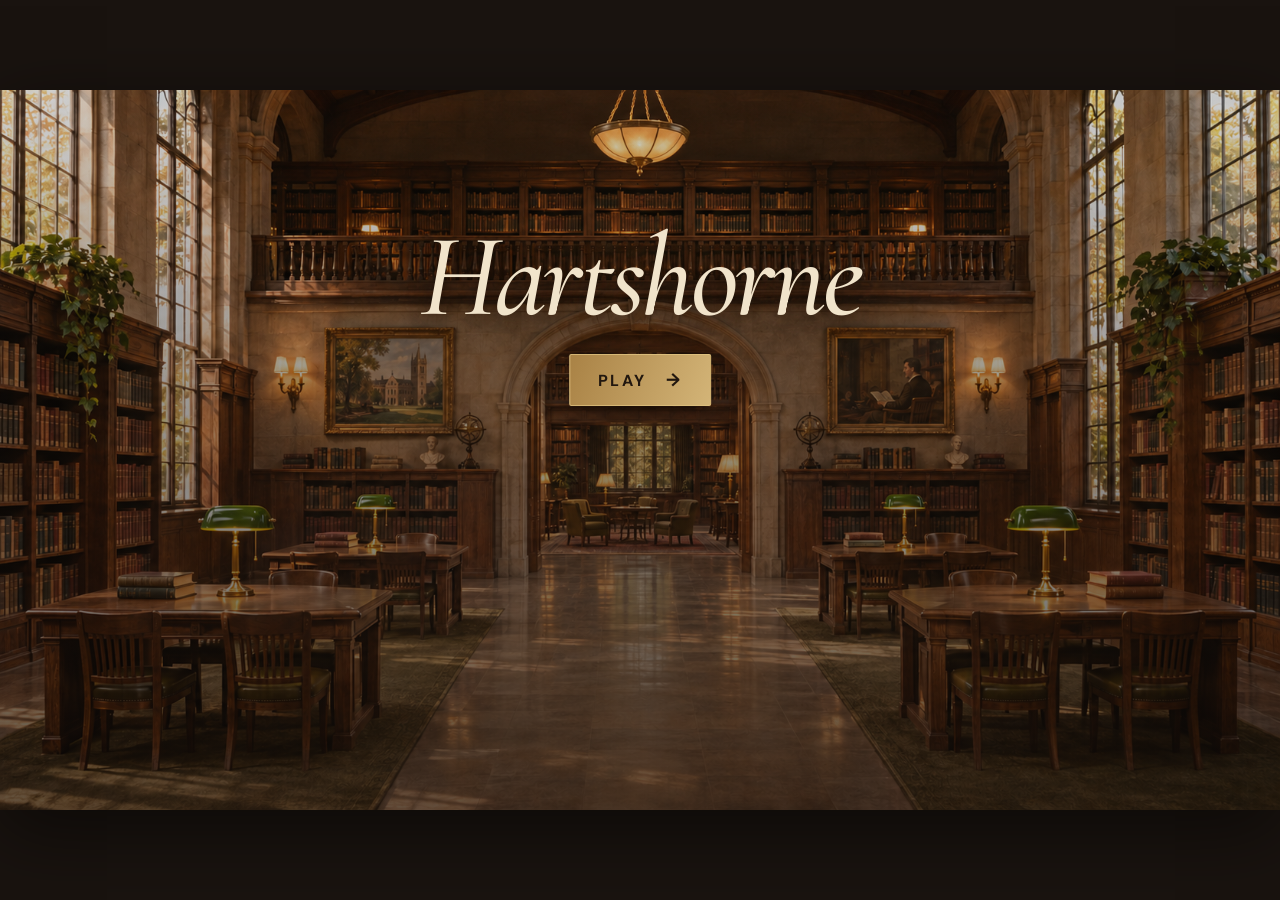
<file: site/index.html>
<!doctype html>
<html lang="en">
  <head>
    <meta charset="UTF-8" />
    <meta name="viewport" content="width=device-width, initial-scale=1.0" />
    <meta name="theme-color" content="#21170f" />
    <title>Hartshorne — A Geometric Adventure</title>
    <link rel="preconnect" href="https://fonts.googleapis.com" />
    <link rel="preconnect" href="https://fonts.gstatic.com" crossorigin />
    <link href="https://fonts.googleapis.com/css2?family=Cormorant+Garamond:ital,wght@0,500;0,600;1,500;1,600&family=DM+Sans:wght@400;500;600;700&display=swap" rel="stylesheet" />
    <link rel="stylesheet" href="src/style.css" />
  </head>
  <body>
    <main id="app" aria-live="polite"></main>
    <script type="module" src="src/main.js"></script>
  </body>
</html>
</file>
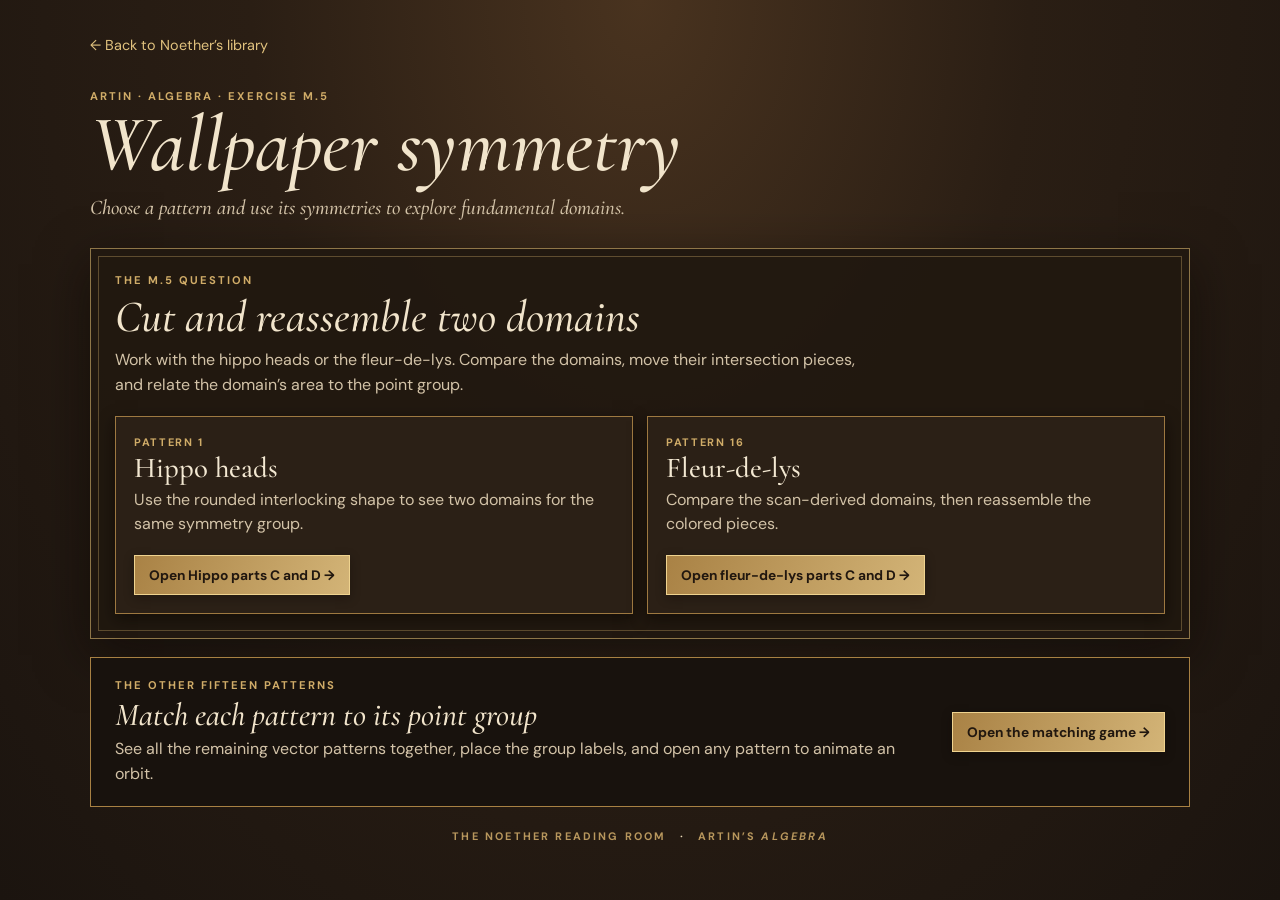
<file: site/wallpaper-lab/index.html>
<!doctype html>
<html lang="en">
<head>
  <meta charset="utf-8">
  <meta name="viewport" content="width=device-width,initial-scale=1">
  <meta name="theme-color" content="#21170f">
  <title>Artin M.5 · Wallpaper symmetry library</title>
  <link rel="preconnect" href="https://fonts.googleapis.com">
  <link rel="preconnect" href="https://fonts.gstatic.com" crossorigin>
  <link href="https://fonts.googleapis.com/css2?family=Cormorant+Garamond:ital,wght@0,500;0,600;1,500;1,600&family=DM+Sans:wght@400;500;600;700&display=swap" rel="stylesheet">
  <link rel="stylesheet" href="home.css?v=20261116a">
</head>
<body>
  <main>
    <header>
      <a href="../index.html?level=wallpaper">← Back to Noether’s library</a>
      <div class="stamp">ARTIN · ALGEBRA · EXERCISE M.5</div>
      <h1>Wallpaper symmetry</h1>
      <p class="intro">Choose a pattern and use its symmetries to explore fundamental domains.</p>
    </header>

    <section class="questions" aria-labelledby="m5-title">
      <div class="section-heading">
        <div class="eyebrow">THE M.5 QUESTION</div>
        <h2 id="m5-title">Cut and reassemble two domains</h2>
        <p>Work with the hippo heads or the fleur-de-lys. Compare the domains, move their intersection pieces, and relate the domain’s area to the point group.</p>
      </div>
      <div class="exercise-cards">
        <article class="exercise-card">
          <div class="card-number">PATTERN 1</div>
          <h3>Hippo heads</h3>
          <p>Use the rounded interlocking shape to see two domains for the same symmetry group.</p>
          <a class="gold-button" href="hippo-prototype/assignment.html?pattern=1">Open Hippo parts C and D →</a>
        </article>
        <article class="exercise-card">
          <div class="card-number">PATTERN 16</div>
          <h3>Fleur-de-lys</h3>
          <p>Compare the scan-derived domains, then reassemble the colored pieces.</p>
          <a class="gold-button" href="hippo-prototype/assignment.html?pattern=16">Open fleur-de-lys parts C and D →</a>
        </article>
      </div>
    </section>

    <section class="matching-entry">
      <div>
        <div class="eyebrow">THE OTHER FIFTEEN PATTERNS</div>
        <h2>Match each pattern to its point group</h2>
        <p>See all the remaining vector patterns together, place the group labels, and open any pattern to animate an orbit.</p>
      </div>
      <a class="gold-button" href="hippo-prototype/assignment.html">Open the matching game →</a>
    </section>
    <footer>THE NOETHER READING ROOM <span>·</span> ARTIN’S <i>ALGEBRA</i></footer>
  </main>
</body>
</html>
</file>
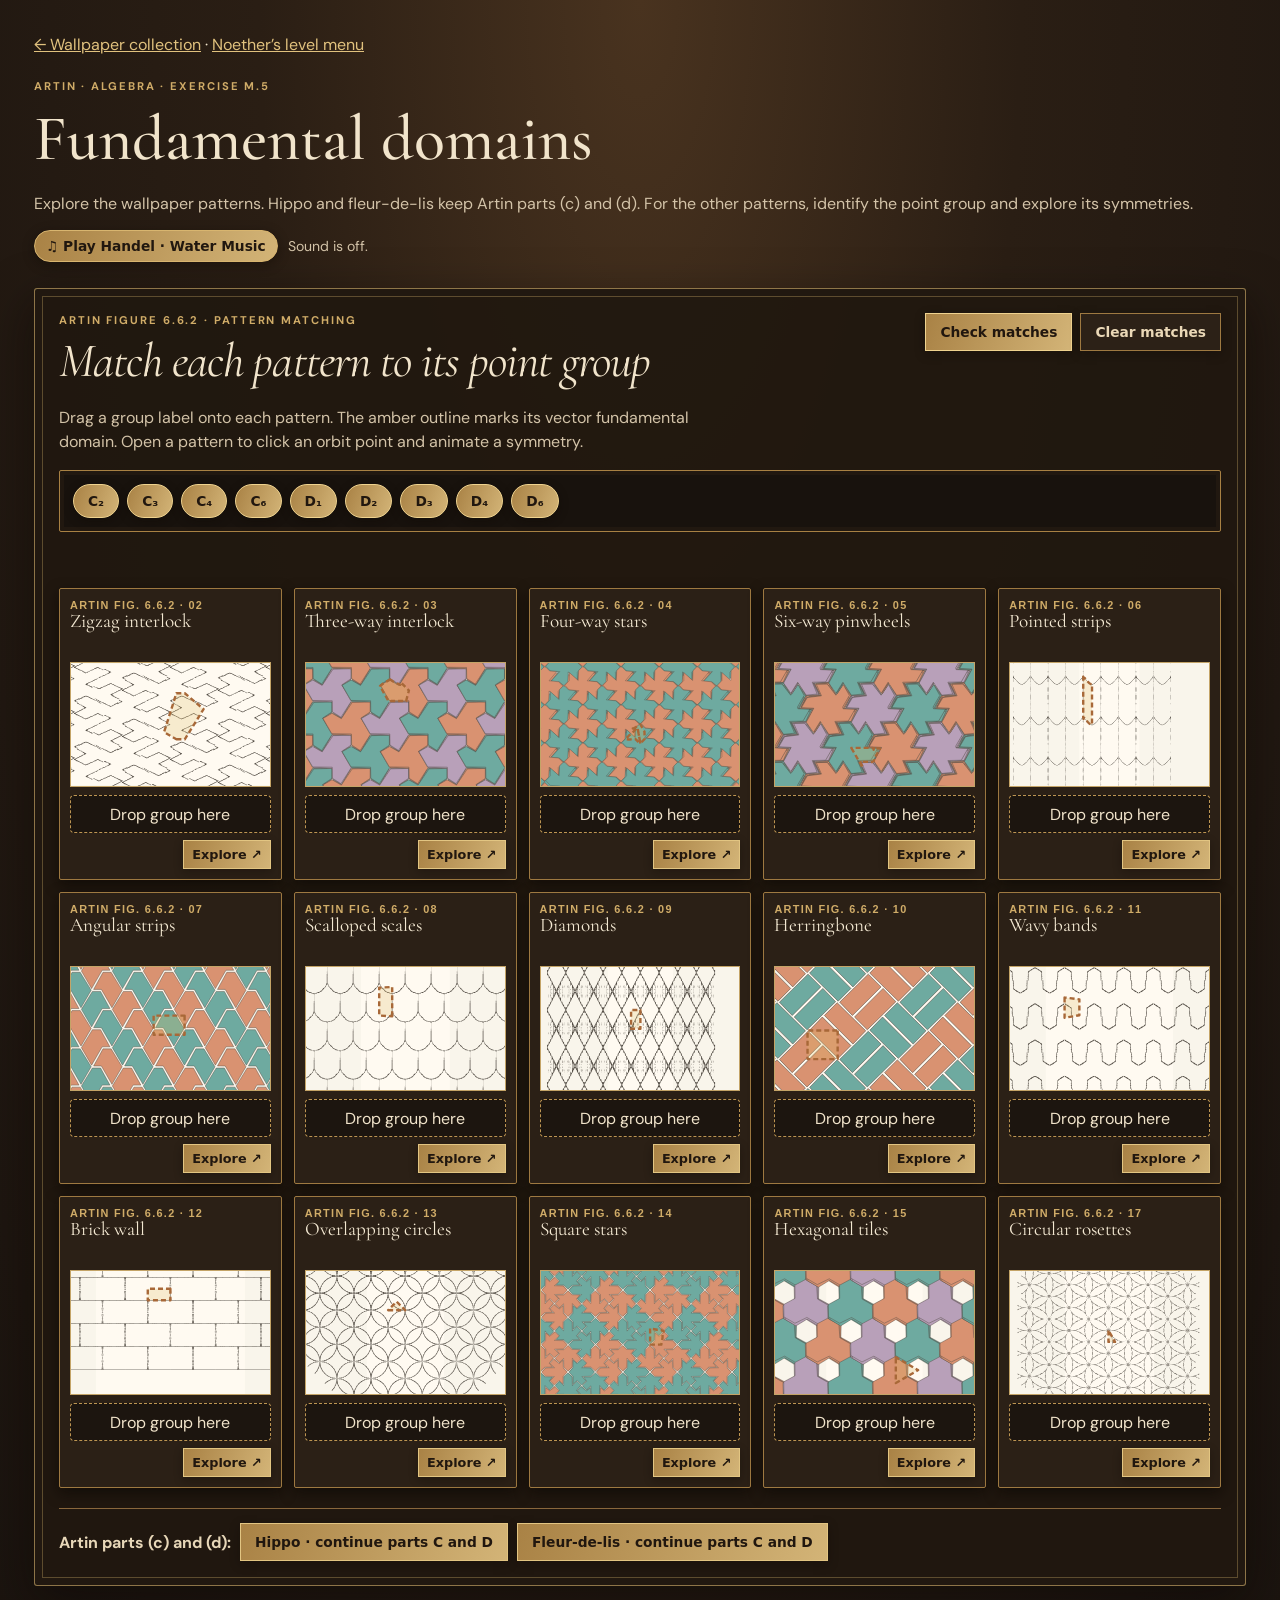
<file: site/wallpaper-lab/hippo-prototype/assignment.html>
<!doctype html><html lang="en"><head><meta charset="utf-8"><meta name="viewport" content="width=device-width,initial-scale=1"><meta name="theme-color" content="#21170f"><title>Artin M.5 · Symmetry library</title><link rel="preconnect" href="https://fonts.googleapis.com"><link rel="preconnect" href="https://fonts.gstatic.com" crossorigin><link href="https://fonts.googleapis.com/css2?family=Cormorant+Garamond:ital,wght@0,500;0,600;1,500;1,600&family=DM+Sans:wght@400;500;600;700&display=swap" rel="stylesheet"><link rel="stylesheet" href="exercise.css"><link rel="stylesheet" href="assignment.css?v=20261116o"></head><body><main>
<header><a href="../index.html">← Wallpaper collection</a> <span aria-hidden="true">·</span> <a href="../../index.html?level=wallpaper">Noether’s level menu</a><div class="stamp">ARTIN · ALGEBRA · EXERCISE M.5</div><h1>Fundamental domains</h1><p>Explore the wallpaper patterns. Hippo and fleur-de-lis keep Artin parts (c) and (d). For the other patterns, identify the point group and explore its symmetries.</p><div class="music-control"><button id="music-toggle" type="button" aria-pressed="false">♫ Play Handel · Water Music</button><span id="music-status" aria-live="polite">Sound is off.</span></div></header>
<section id="matching-board" class="matching-board" hidden><div class="board-heading"><div><div class="eyebrow">ARTIN FIGURE 6.6.2 · PATTERN MATCHING</div><h2>Match each pattern to its point group</h2><p>Drag a group label onto each pattern. The amber outline marks its vector fundamental domain. Open a pattern to click an orbit point and animate a symmetry.</p></div><div class="board-actions"><button id="check-board">Check matches</button><button id="reset-board" class="quiet-button">Clear matches</button></div></div><div class="group-tray" aria-label="Point group labels"></div><p id="board-feedback" aria-live="polite"></p><div id="pattern-board-grid" class="pattern-board-grid"></div><div class="special-exercises"><strong>Artin parts (c) and (d):</strong><button id="board-hippo">Hippo · continue parts C and D</button><button id="board-fleur">Fleur-de-lis · continue parts C and D</button></div></section>
<div class="assignment-shell"><aside><div class="card-label">SELECT A PATTERN</div><button id="back-to-board" class="quiet-button" hidden>← All pattern matches</button><div class="pattern-pick"><button id="pick-hippo" aria-pressed="true">01 · Hippo</button><button id="pick-zigzag" aria-pressed="false">02 · Zigzag interlock</button><button id="pick-strips" aria-pressed="false">06 · Pointed strips</button><button id="pick-scales" aria-pressed="false">08 · Scalloped scales</button><button id="pick-diamond" aria-pressed="false">09 · Diamonds</button><button id="pick-bands" aria-pressed="false">11 · Wavy bands</button><button id="pick-brick" aria-pressed="false">12 · Brick wall</button><button id="pick-circles" aria-pressed="false">13 · Overlapping circles</button><button id="pick-fleur" aria-pressed="false">16 · Fleur-de-lis</button></div><p id="pattern-note" class="fine"></p><nav id="stages" aria-label="Exercise stages"><button data-stage="0">a <span>Area of a tile</span></button><button data-stage="1">b <span>Two domains</span></button><button data-stage="2">c <span>Cut and reassemble</span></button><button data-stage="3">d <span>Area and point group</span></button></nav></aside>
<section class="desk"><div class="titleline"><div><div class="eyebrow" id="stage-label"></div><h2 id="stage-title"></h2></div><span class="tag" id="pattern-tag"></span></div><p id="stage-intro"></p>
<div class="figures"><div class="stage"><svg id="canvas" role="img" aria-label="Exercise diagram"></svg></div><div class="stage secondary" id="target-box" hidden><svg id="target-canvas" role="img" aria-label="Second fundamental domain"></svg></div></div>
<div id="stage-a" class="stage-panel"><p id="tile-info"></p><label><span id="area-input-label">Estimated tile area in square pixels</span> <input id="tile-answer" type="number" min="0" step="any"></label><button id="check-tile">Check area</button><button id="reveal-tile">Show calculation</button><p id="tile-feedback" aria-live="polite"></p></div>
<div id="stage-b" class="stage-panel" hidden>
<div id="domain-compare"><p>These domains tile by the same group. Can a rigid motion carry one onto the other?</p><div class="buttons"><button id="congruent-yes">Yes, congruent</button><button id="congruent-no">No, noncongruent</button></div><p id="congruence-feedback" aria-live="polite"></p><div class="buttons"><button id="download-domain">Download D as SVG</button><button id="download-other">Download D′ as SVG</button><button id="download-tiling">Download repeating tiling SVG</button></div></div>
<div id="match-mode" class="match-mode" hidden><p class="match-prompt">Which point group generates this pattern’s rotations and reflections?</p><label for="group-choice">Point group</label><select id="group-choice"><option value="">Choose a group…</option><option value="C₁">C₁ · translations only</option><option value="C₂">C₂ · half-turns</option><option value="C₃">C₃ · third-turns</option><option value="C₄">C₄ · quarter-turns</option><option value="C₆">C₆ · sixth-turns</option><option value="D₁">D₁ · one mirror direction</option><option value="D₂">D₂ · two mirror directions</option><option value="D₃">D₃ · three mirror directions</option><option value="D₄">D₄ · four mirror directions</option><option value="D₆">D₆ · six mirror directions</option></select><div class="buttons"><button id="check-group">Check group</button><button id="reveal-group">Show group</button></div><p id="match-feedback" aria-live="polite"></p></div>
<section class="orbit-panel" id="orbit-panel"><div id="build-panel"><h3>Build the tiling</h3><p>Watch group operations move copies of the domain into place. The repeating colors distinguish domains sharing an edge; reflections flatten during the transition to show the flip.</p><button id="build-tiling" aria-pressed="false">Build the tiling</button></div><h3>Explore an orbit</h3><p id="orbit-instructions">Click an orbit point to play a symmetry that carries the red point there.</p><button id="orbit-toggle" aria-pressed="false">Show orbit points</button><div id="orbit-options" hidden><label for="orbit-choice">Symmetry</label> <select id="orbit-choice"></select> <button id="orbit-play">Play chosen symmetry</button></div><p id="orbit-message" aria-live="polite"></p></section>
</div>
<div id="stage-c" class="stage-panel" hidden><p><span class="lattice-key source-key">●</span> Blue-green outlines copies of D; <span class="lattice-key target-key">●</span> dashed rust outlines copies of D′. Draw both boundaries before following the pieces into D′.</p><div id="fleur-boundary-controls" class="boundary-controls" hidden aria-label="Fleur-de-lis boundary visibility"><strong>Show boundaries</strong><label><input id="show-blue-boundaries" type="checkbox" checked> Blue · D</label><label><input id="show-red-boundaries" type="checkbox" checked> Red dashed · D′</label></div><label class="range">Draw borders, then reassemble <input id="progress" type="range" min="0" max="100" value="0"><output id="percent">0%</output></label><div class="buttons"><button id="play">Draw borders and reassemble</button><button id="reset">Reset</button><button id="overlay" aria-pressed="true">Hide both tilings</button></div><p id="caption" aria-live="polite"></p><details><summary>Why does this work in general?</summary><p>The copies gD′ cover the plane with disjoint interiors, so D ∩ gD′ divides D into pieces. Because the domains are bounded and the group is discrete, only finitely many pieces have positive area. Applying g⁻¹ sends each piece into D′; the resulting pieces cover D′ without overlapping interiors. Shared boundaries may be assigned to either piece.</p></details></div>
<div id="stage-d" class="stage-panel" hidden><p>The outlined translation cell contains the same total area as several fundamental domains. Copies of the same color differ by a translation; their partial pieces together have the area of one domain. How many whole domain areas fit in one cell? This is the point-group order.</p><label>Point-group order <input id="order-answer" type="number" min="1" step="1"></label><button id="check-order">Check</button><button id="reveal-order">Show formula</button><p id="order-feedback" aria-live="polite"></p><div class="area" id="formula" hidden></div></div>
<div class="stage-nav"><button id="previous">← Previous stage</button><span id="stage-count"></span><button id="next">Next stage →</button></div></section></div></main><script src="../patterns.js"></script><script src="exercise-data.js"></script><script src="zigzag-data.js"></script><script src="strips-data.js"></script><script src="scales-data.js"></script><script src="diamond-data.js"></script><script src="bands-data.js"></script><script src="brick-data.js"></script><script src="circles-data.js"></script><script src="fleur-data.js"></script><script src="provisional-data.js?v=20261116d"></script><script src="domain-colors.js?v=20261116d"></script><script src="../source-contours.js"></script><script src="orbits.js?v=20261116i"></script><script src="background-music.js?v=20261116b"></script><script src="assignment.js?v=20261116o"></script></body></html>
</file>
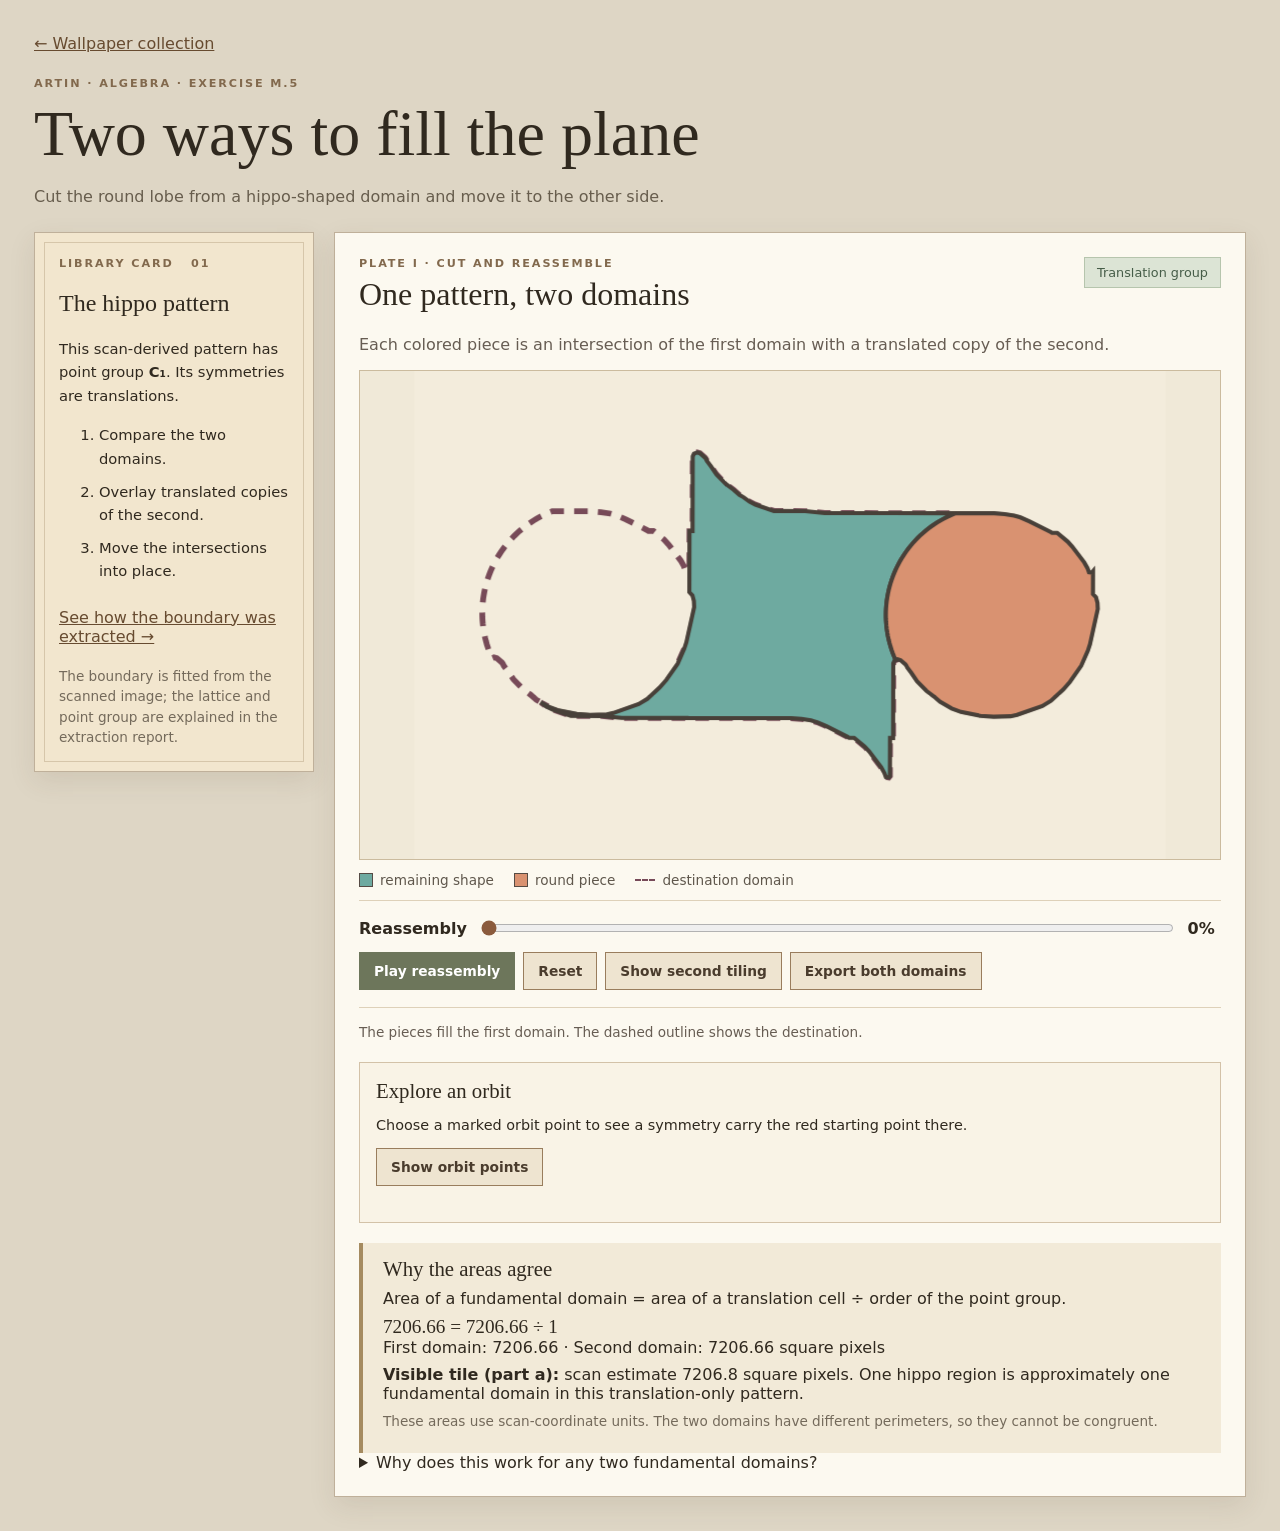
<file: site/wallpaper-lab/hippo-prototype/exercise.html>
<!doctype html><html lang="en"><head><meta charset="utf-8"><meta name="viewport" content="width=device-width, initial-scale=1"><title>Hippo domains · Symmetry library</title><link rel="stylesheet" href="exercise.css"></head><body><main>
<header><a href="../index.html">← Wallpaper collection</a><div class="stamp">ARTIN · ALGEBRA · EXERCISE M.5</div><h1>Two ways to fill the plane</h1><p>Cut the round lobe from a hippo-shaped domain and move it to the other side.</p></header>
<div class="layout"><aside><div class="card-label">LIBRARY CARD &nbsp; 01</div><h2>The hippo pattern</h2><p>This scan-derived pattern has point group <strong>C₁</strong>. Its symmetries are translations.</p><ol><li>Compare the two domains.</li><li>Overlay translated copies of the second.</li><li>Move the intersections into place.</li></ol><a href="output/report.html">See how the boundary was extracted →</a><div class="fine">The boundary is fitted from the scanned image; the lattice and point group are explained in the extraction report.</div></aside>
<section class="desk"><div class="titleline"><div><div class="eyebrow">PLATE I · CUT AND REASSEMBLE</div><h2>One pattern, two domains</h2></div><span class="tag">Translation group</span></div><p>Each colored piece is an intersection of the first domain with a translated copy of the second.</p>
<div class="stage"><svg id="canvas" role="img" aria-label="Hippo fundamental domains and pieces"></svg></div>
<div class="legend"><span><i class="swatch a"></i>remaining shape</span><span><i class="swatch b"></i>round piece</span><span><i class="dash"></i>destination domain</span></div>
<div class="controls"><label class="range">Reassembly <input id="progress" type="range" min="0" max="100" value="0"><output id="percent">0%</output></label><div class="buttons"><button id="play">Play reassembly</button><button id="reset">Reset</button><button id="overlay" aria-pressed="false">Show second tiling</button><button id="export-domains">Export both domains</button></div></div><p class="caption" id="caption" aria-live="polite">The pieces fill the first domain. The dashed outline shows the destination.</p>
<section class="orbit-panel"><h3>Explore an orbit</h3><p>Choose a marked orbit point to see a symmetry carry the red starting point there.</p><button id="orbit-toggle" aria-pressed="false">Show orbit points</button><div id="orbit-options" hidden><label for="orbit-choice">Symmetry</label> <select id="orbit-choice"></select> <button id="orbit-play">Play chosen symmetry</button></div><p id="orbit-message" class="fine" aria-live="polite"></p></section><div class="area"><h3>Why the areas agree</h3><p>Area of a fundamental domain = area of a translation cell ÷ order of the point group.</p><div id="area-values"></div><p id="tile-area"></p><p class="fine">These areas use scan-coordinate units. The two domains have different perimeters, so they cannot be congruent.</p></div>
<details class="proof"><summary>Why does this work for any two fundamental domains?</summary><p>Let D and D′ be bounded fundamental domains for the same symmetry group G. The copies gD′ cover the plane, so the intersections D ∩ gD′ cut D into pieces with disjoint interiors. Only finitely many meet D. Apply g⁻¹ to each piece: it lands inside D′, and the resulting pieces cover D′ without overlapping interiors. Shared boundaries can be assigned to either neighboring piece.</p></details>
</section></div></main><script src="exercise-data.js"></script><script src="orbits.js"></script><script src="exercise.js"></script></body></html>
</file>
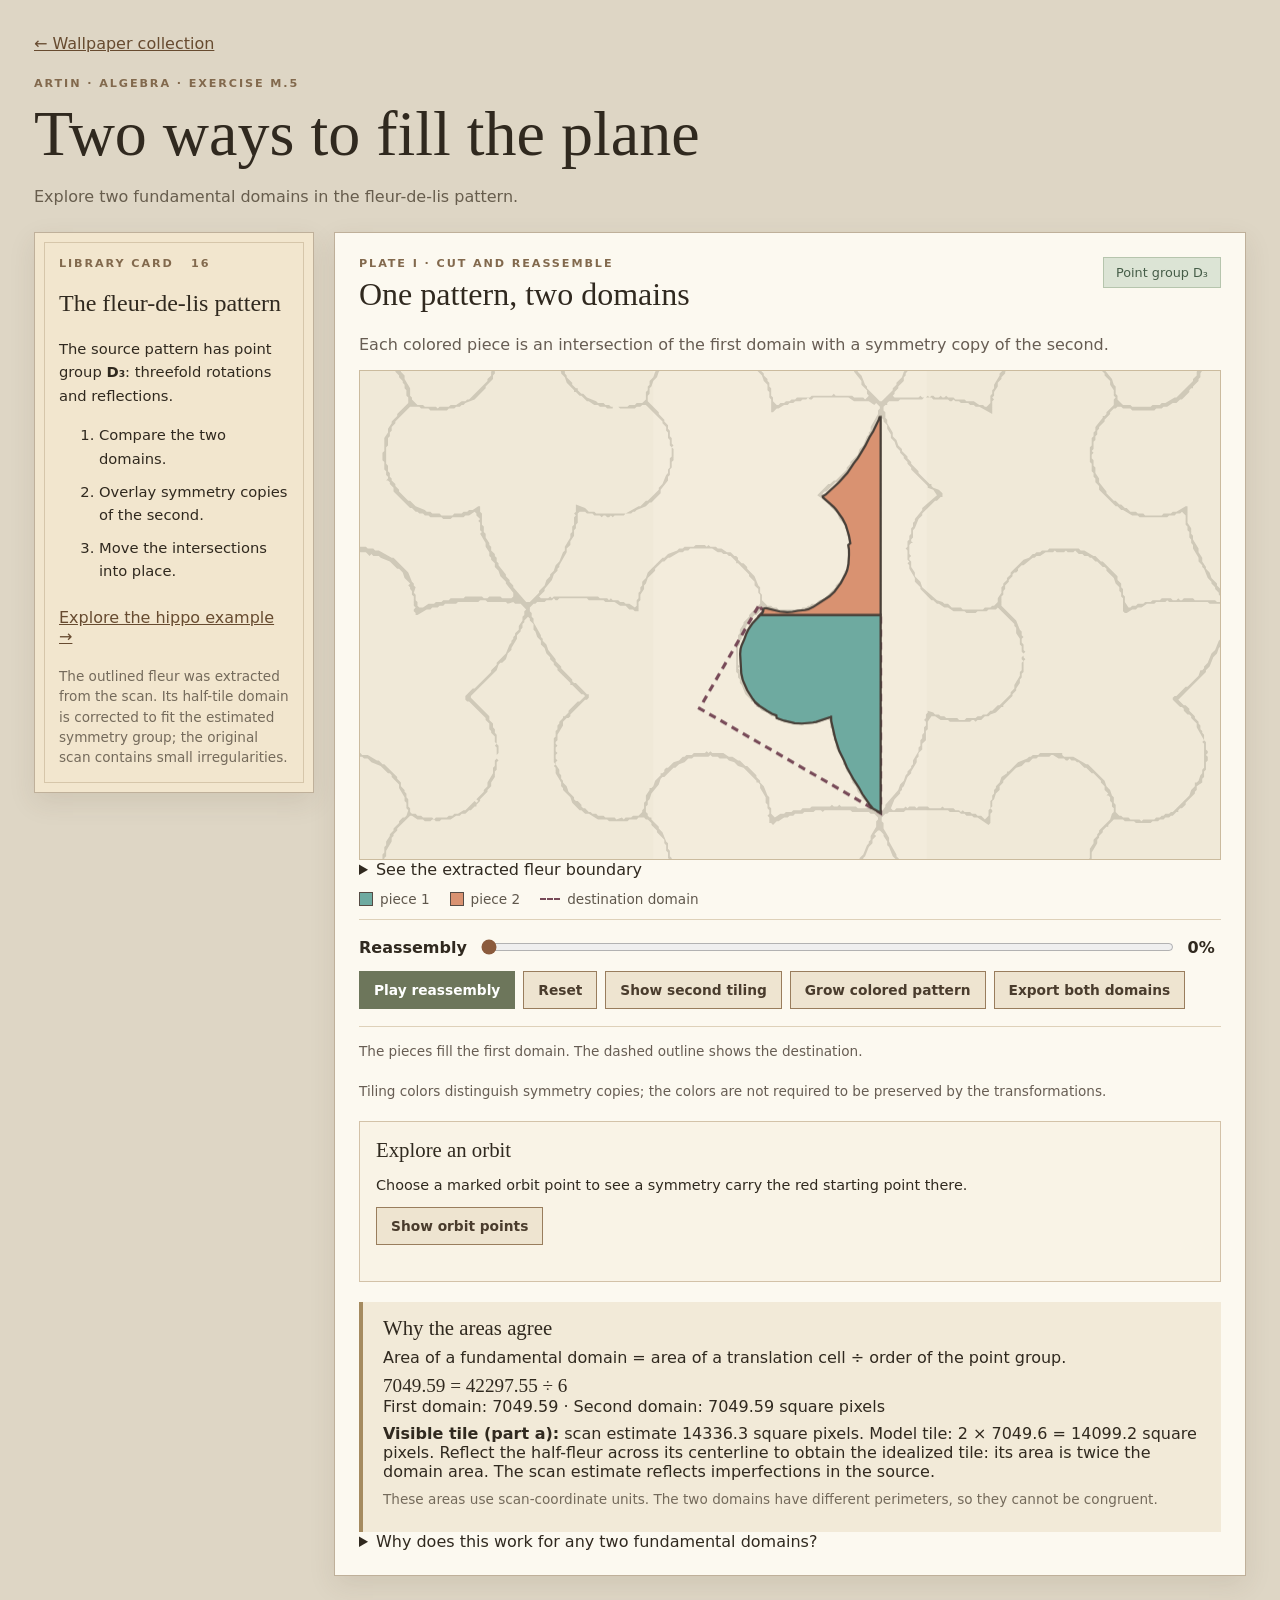
<file: site/wallpaper-lab/hippo-prototype/fleur.html>
<!doctype html><html lang="en"><head><meta charset="utf-8"><meta name="viewport" content="width=device-width, initial-scale=1"><title>Fleur-de-lis domains · Symmetry library</title><link rel="stylesheet" href="exercise.css"></head><body><main>
<header><a href="../index.html">← Wallpaper collection</a><div class="stamp">ARTIN · ALGEBRA · EXERCISE M.5</div><h1>Two ways to fill the plane</h1><p>Explore two fundamental domains in the fleur-de-lis pattern.</p></header>
<div class="layout"><aside><div class="card-label">LIBRARY CARD &nbsp; 16</div><h2>The fleur-de-lis pattern</h2><p>The source pattern has point group <strong>D₃</strong>: threefold rotations and reflections.</p><ol><li>Compare the two domains.</li><li>Overlay symmetry copies of the second.</li><li>Move the intersections into place.</li></ol><a href="exercise.html">Explore the hippo example →</a><div class="fine">The outlined fleur was extracted from the scan. Its half-tile domain is corrected to fit the estimated symmetry group; the original scan contains small irregularities.</div></aside>
<section class="desk"><div class="titleline"><div><div class="eyebrow">PLATE I · CUT AND REASSEMBLE</div><h2>One pattern, two domains</h2></div><span class="tag">Point group D₃</span></div><p>Each colored piece is an intersection of the first domain with a symmetry copy of the second.</p>
<div class="stage"><svg id="canvas" role="img" aria-label="Fleur-de-lis fundamental domains and pieces"></svg></div>
<details class="proof"><summary>See the extracted fleur boundary</summary><p>Gold: the enclosed fleur isolated by OpenCV. Teal: the corrected fundamental domain, made from one side of the fleur and adjusted for symmetry.</p><svg id="extraction" role="img" aria-label="Source fleur with extracted tile and domain outlines" viewBox="0 0 793 482" style="width:100%;height:auto;background:#fff"></svg><p id="correction" class="fine"></p><p><a href="output/fleur-extracted-tile.svg">Extracted fleur SVG</a> · <a href="output/fleur-fundamental-domain.svg">First domain SVG</a> · <a href="output/fleur-second-domain.svg">Second domain SVG</a> · <a href="output/fleur-half-tile-candidate.svg">Uncorrected candidate SVG</a></p></details>
<div class="legend"><span><i class="swatch a"></i>piece 1</span><span><i class="swatch b"></i>piece 2</span><span><i class="dash"></i>destination domain</span></div>
<div class="controls"><label class="range">Reassembly <input id="progress" type="range" min="0" max="100" value="0"><output id="percent">0%</output></label><div class="buttons"><button id="play">Play reassembly</button><button id="reset">Reset</button><button id="overlay" aria-pressed="false">Show second tiling</button><button id="domain-tiles" aria-pressed="false">Grow colored pattern</button><button id="export-domains">Export both domains</button></div></div><p class="caption" id="caption" aria-live="polite">The pieces fill the first domain. The dashed outline shows the destination.</p><p class="fine">Tiling colors distinguish symmetry copies; the colors are not required to be preserved by the transformations.</p>
<section class="orbit-panel"><h3>Explore an orbit</h3><p>Choose a marked orbit point to see a symmetry carry the red starting point there.</p><button id="orbit-toggle" aria-pressed="false">Show orbit points</button><div id="orbit-options" hidden><label for="orbit-choice">Symmetry</label> <select id="orbit-choice"></select> <button id="orbit-play">Play chosen symmetry</button></div><p id="orbit-message" class="fine" aria-live="polite"></p></section><div class="area"><h3>Why the areas agree</h3><p>Area of a fundamental domain = area of a translation cell ÷ order of the point group.</p><div id="area-values"></div><p id="tile-area"></p><p class="fine">These areas use scan-coordinate units. The two domains have different perimeters, so they cannot be congruent.</p></div>
<details class="proof"><summary>Why does this work for any two fundamental domains?</summary><p>Let D and D′ be bounded fundamental domains for the same symmetry group G. The copies gD′ cover the plane, so the intersections D ∩ gD′ cut D into pieces with disjoint interiors. Only finitely many meet D. Apply g⁻¹ to each piece: it lands inside D′, and the resulting pieces cover D′ without overlapping interiors. Shared boundaries can be assigned to either neighboring piece.</p></details>
</section></div></main><script src="../source-contours.js"></script><script src="fleur-data.js"></script><script src="orbits.js"></script><script src="exercise.js"></script></body></html>
</file>
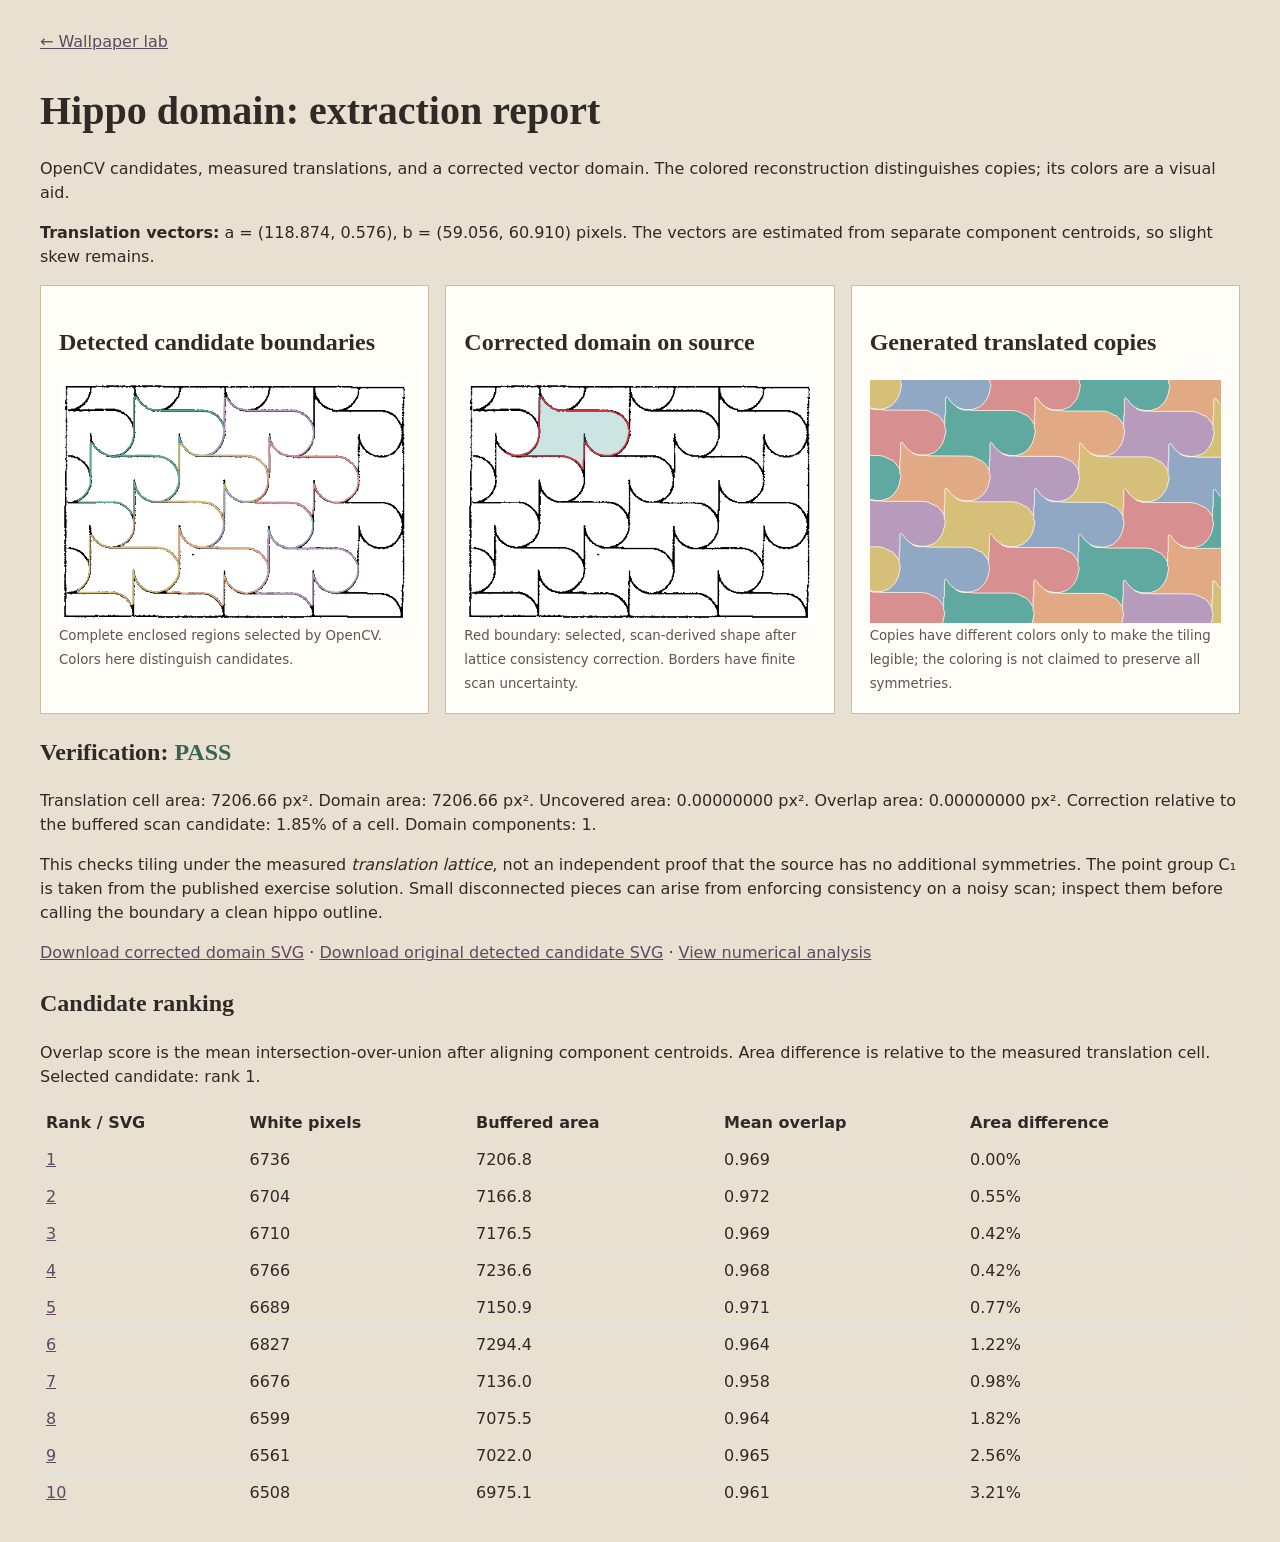
<file: site/wallpaper-lab/hippo-prototype/output/report.html>
<!doctype html><html lang="en"><meta charset="utf-8"><meta name="viewport" content="width=device-width,initial-scale=1"><title>Hippo domain extraction</title><style>
    body{margin:0;background:#e8e0d1;color:#302a27;font:16px/1.5 system-ui}main{max-width:1200px;margin:auto;padding:30px}h1,h2{font-family:Georgia,serif}h1{font-size:2.5rem;margin-bottom:0}.grid{display:grid;grid-template-columns:repeat(auto-fit,minmax(280px,1fr));gap:16px}article{background:#fffdf7;padding:18px;border:1px solid #cbbca4}svg{width:100%;height:auto;display:block;background:white}table{border-collapse:collapse;width:100%}td,th{text-align:left;border-bottom:1px solid #ddd;padding:6px}.status{color:#386451;font-weight:700}a{color:#614761}small{color:#5e554f}
    </style><main><a href="../../index.html">← Wallpaper lab</a><h1>Hippo domain: extraction report</h1><p>OpenCV candidates, measured translations, and a corrected vector domain. The colored reconstruction distinguishes copies; its colors are a visual aid.</p>
    <p><strong>Translation vectors:</strong> a = (118.874, 0.576), b = (59.056, 60.910) pixels. The vectors are estimated from separate component centroids, so slight skew remains.</p>
    <div class="grid"><article><h2>Detected candidate boundaries</h2><svg viewBox="0 0 467 323"><image href="[data-uri]" width="467" height="323"/><path d="M 99.621734565 25.737503823 L 99.498117994 70.758101929 L 99.231988397 74.677744795 L 97.299006580 82.284171487 L 95.215443512 86.791373128 L 93.515434010 89.220228916 L 89.349165319 93.525391280 L 86.486878331 96.303443737 L 83.984363562 97.960637449 L 83.678047490 98.865035163 L 83.846372854 99.746327041 L 84.564062418 100.387036568 L 94.564328505 100.506558603 L 99.269393355 100.846867765 L 104.025300818 100.517431445 L 125.037484756 100.520050597 L 132.552433528 101.125357937 L 135.342382844 101.560131150 L 137.208041650 102.091505587 L 139.929539967 103.283118703 L 146.178503173 106.439458582 L 148.675618044 108.045228268 L 150.889109058 110.038681886 L 152.870460818 112.255610738 L 154.425379122 114.759688766 L 155.646244370 117.509223666 L 156.344817828 118.069922431 L 158.248547893 118.380764623 L 159.500000000 116.861178268 L 159.598503627 75.159705935 L 160.511014838 76.906163279 L 160.683563667 78.890634283 L 160.998140780 79.798403306 L 163.720751224 86.028596298 L 166.122838848 89.169467218 L 170.345812119 93.433454147 L 173.328709864 96.057810186 L 176.773996924 98.024510587 L 179.531533523 99.072196541 L 185.230021442 100.197657990 L 189.147747320 100.474653361 L 194.118706618 100.334161911 L 196.035675886 99.933647736 L 203.476452517 97.319101553 L 206.014229368 95.792122361 L 209.669742962 92.422994641 L 211.620365804 90.198951043 L 214.941933104 85.439197013 L 216.896266987 81.011419628 L 217.514385512 79.147538079 L 219.813149010 68.754671709 L 219.731956265 66.939388646 L 217.773084112 59.467990105 L 216.802926737 56.736564062 L 215.842872013 55.045976920 L 212.299042141 50.375551303 L 210.972557081 48.916148296 L 207.927180868 46.381650230 L 201.854754684 42.927098237 L 200.062488777 42.104323440 L 197.292468985 41.185071733 L 193.459552507 40.549382821 L 139.413883402 40.488763391 L 133.672756868 39.936384314 L 124.439813346 39.868247829 L 118.982410162 37.997657874 L 117.247949604 37.141007950 L 110.294399776 31.948689797 L 107.525027387 29.117535350 L 104.159415899 24.197397573 L 102.644619533 22.888285784 L 101.801108617 22.650506462 L 100.876155212 23.033634707 L 99.621734565 25.737503823 Z" fill="none" stroke="#60a9a0" stroke-width="2"/><path d="M 99.626341815 149.738052322 L 99.672233730 151.695642718 L 100.409480619 156.464517746 L 100.490291690 160.444773314 L 100.316891157 163.398000977 L 99.653029349 167.204260213 L 99.526600198 169.170320066 L 99.527731096 174.168715117 L 99.887548939 178.969847435 L 99.533844841 184.691295351 L 99.790969620 189.452547569 L 99.433749646 196.184454342 L 98.993237767 199.050488891 L 98.038555212 202.796470962 L 96.894007727 205.526059643 L 95.397653681 208.098166604 L 92.426798925 211.994454557 L 90.410070908 214.053841614 L 87.114162782 216.152247236 L 84.077129686 218.629394400 L 83.116531817 219.017505595 L 82.688986657 219.772328746 L 82.583989982 220.768973294 L 82.830539431 221.660279140 L 83.489544329 222.385961753 L 129.587526021 222.492718693 L 132.557614619 222.600132210 L 134.463209917 222.884689742 L 139.099674337 224.148380068 L 144.547322355 226.455532924 L 146.259252720 227.412244863 L 150.068617507 230.567863438 L 153.676149938 235.179672408 L 156.280886844 238.127512184 L 158.216041763 238.416629610 L 159.500000000 236.907586963 L 159.595003408 196.154030958 L 160.503025014 197.901687541 L 160.639096045 199.880600143 L 162.200888472 204.452842185 L 163.045111881 206.235049710 L 164.100639612 207.905149644 L 167.076386060 211.815159848 L 169.691571282 214.771070170 L 172.708697511 217.279488256 L 176.028718991 219.190594466 L 185.313836655 222.021560779 L 187.244178518 222.365795920 L 191.213611645 222.414359660 L 194.114224694 221.922404109 L 200.602222401 219.853922101 L 205.711871097 217.277989160 L 208.816307859 214.817636704 L 211.677966989 212.063453199 L 213.352811695 209.621022442 L 217.254087437 202.808533164 L 218.352864136 199.157292804 L 218.928520426 195.408195211 L 219.012427936 193.579926812 L 218.930554070 190.873108848 L 218.354157313 186.159278396 L 217.594719614 183.348718607 L 214.759681741 177.134585357 L 212.677034533 173.903149498 L 210.716535088 171.692506008 L 206.423777752 167.518399376 L 204.883616357 166.353061555 L 203.193000152 165.477624200 L 199.607568328 164.009611860 L 195.875281592 163.023904962 L 188.255385987 161.705883266 L 186.300942969 161.542204418 L 128.186808640 161.499521767 L 124.223304597 161.361469926 L 122.329121177 160.997154756 L 117.671685512 159.541280988 L 115.930227280 158.694414282 L 111.748700132 156.167698907 L 109.546734399 154.200525895 L 102.768089640 146.826231535 L 101.890088794 146.821650526 L 100.931081471 147.112562217 L 100.398710440 147.901653335 L 99.626341815 149.738052322 Z" fill="none" stroke="#e2aa84" stroke-width="2"/><path d="M 219.873764194 41.932890392 L 219.522720450 49.712778913 L 219.509768050 66.726239052 L 219.686351280 71.524664581 L 219.429505866 73.232974300 L 218.175950037 76.703349242 L 216.650357421 82.328259056 L 215.406278577 85.006465380 L 212.664154063 89.019607220 L 208.146544328 94.150410461 L 206.718955302 95.437098710 L 203.427936654 97.667495554 L 202.781810125 98.343385171 L 202.586545378 99.325047343 L 203.192749172 100.063586691 L 204.039628377 100.436026465 L 249.077594527 100.500983630 L 252.029456089 100.660599035 L 253.916585912 101.043811355 L 259.556824158 102.613940069 L 265.485679218 105.959718041 L 267.739362801 107.883258203 L 272.650886508 112.850640660 L 274.412948704 115.154267943 L 275.040194107 116.962201666 L 275.674377265 117.715859029 L 276.421529296 118.381856613 L 278.373343993 118.372834317 L 279.500000000 116.774170141 L 279.468970674 84.756868770 L 279.069681483 80.082150601 L 279.264137463 79.232636301 L 278.642149744 77.440736649 L 279.305917055 75.552200518 L 279.511017621 75.415433039 L 279.564088003 77.416517569 L 283.088238754 85.567287566 L 284.539801612 88.050781021 L 286.335873714 90.360486323 L 288.431335944 92.470368507 L 293.825276599 96.698636385 L 296.344536179 98.241262773 L 299.107241325 99.212151934 L 304.810749984 100.305825976 L 313.517528171 100.995774148 L 316.383153929 100.640413886 L 321.149195984 99.265638971 L 324.607478743 97.343155509 L 327.683745711 94.960699571 L 330.169467286 92.218013473 L 334.278035049 86.750410473 L 335.161948980 85.034113062 L 338.011760676 77.694687345 L 338.438739564 73.784412413 L 338.328225410 64.811155682 L 337.934453020 62.889421202 L 337.282387687 61.019359901 L 335.187345658 56.508057322 L 330.445029431 50.191652455 L 327.728848318 47.567075127 L 325.378441885 45.822672188 L 321.159438124 43.390674388 L 317.630383088 41.980151616 L 312.959931625 40.835817510 L 310.043564994 40.528411160 L 251.004979588 40.479892026 L 249.039601348 40.360578561 L 242.354075064 39.355074074 L 239.698198883 38.438167008 L 232.818746702 34.561480907 L 231.254263588 33.468477352 L 229.262542316 31.556855710 L 224.776503207 26.534130434 L 223.866753097 24.838494241 L 222.239935525 23.672037919 L 221.454521300 23.947662800 L 220.680819720 24.582623277 L 220.526148850 25.511623374 L 220.418004336 31.489863080 L 219.593895941 37.227368452 L 219.873764194 41.932890392 Z" fill="none" stroke="#b69bbc" stroke-width="2"/><path d="M 144.939339828 158.939339828 L 144.648717543 159.897393109 L 144.901931505 160.747270634 L 145.601051299 161.389177495 L 148.610011446 161.445106326 L 153.257399775 161.970528497 L 155.885193786 161.966835341 L 160.585755968 161.525726303 L 165.579371197 161.511775655 L 168.523922545 161.704814238 L 173.305370326 162.434798557 L 183.716138099 162.062233465 L 188.412879828 162.448612201 L 195.387651550 162.571586752 L 197.322841172 162.856836376 L 200.984512195 164.310162289 L 205.431031996 166.584734981 L 207.089209195 167.654082256 L 209.274090487 169.654152397 L 215.980936380 177.071079566 L 216.952095803 177.314342337 L 217.771650683 177.061429849 L 219.110346461 175.572402241 L 219.388597782 174.669998327 L 219.499864688 139.677170114 L 219.628065544 139.297608155 L 223.289427394 147.507488088 L 225.607665773 150.688649394 L 228.861506231 154.227420886 L 237.038612560 159.639836099 L 239.748187339 160.643014549 L 247.395014529 162.347686802 L 250.301543380 162.279864336 L 256.906789978 160.866515099 L 267.402871787 156.328864123 L 268.913919601 155.120820243 L 270.970404231 152.986917306 L 272.698426406 150.641988580 L 273.647151943 148.986579157 L 277.143032987 139.949560809 L 278.269908477 132.267891385 L 278.219171473 129.395723207 L 275.933671435 119.071974725 L 274.791125778 116.341717995 L 273.329675961 113.745501254 L 271.480074002 111.423781353 L 268.656283414 108.610464925 L 266.368571234 106.767376764 L 263.103331856 104.611985970 L 260.435863970 103.293364514 L 257.657441090 102.212551649 L 255.748530094 101.748399506 L 249.014514212 100.679658301 L 247.056176021 100.538518049 L 244.107409606 100.659305085 L 240.377105393 101.165881148 L 235.871391552 101.163661274 L 229.190974817 100.511037881 L 186.145185195 100.495766888 L 182.209602712 100.224899298 L 180.351670729 99.658634771 L 178.564761356 98.813843662 L 173.295910207 95.942139177 L 170.781722210 94.340201100 L 168.542339910 92.377146723 L 166.547069196 90.155852752 L 163.211869953 85.178479147 L 162.350392100 84.832703651 L 160.447522589 84.722413684 L 159.851130472 85.526555365 L 159.500000000 86.411720550 L 159.497518961 132.464361714 L 159.412143974 135.438527813 L 159.146910905 137.351060810 L 157.902368385 141.980425040 L 156.411069893 145.540981539 L 155.054612378 148.051749184 L 152.685971390 151.130118605 L 144.939339828 158.939339828 Z" fill="none" stroke="#d5bf79" stroke-width="2"/><path d="M 209.933358102 222.469252480 L 213.742211910 223.296638429 L 215.705751607 223.464844713 L 250.704519823 223.515483199 L 254.559611768 223.942231691 L 256.362212005 224.508236182 L 262.418931236 227.057674694 L 264.873714459 228.498641095 L 267.150096142 230.332499958 L 269.987346046 233.129746577 L 274.315061466 238.424744292 L 275.045275325 239.087195632 L 276.015634666 239.330257994 L 276.816588129 239.014864022 L 277.471247081 238.267029038 L 277.533214258 230.279214143 L 278.069452811 223.867450799 L 278.008251229 214.717803512 L 278.466355108 208.287652325 L 278.499824461 199.295210065 L 279.395300516 200.451568940 L 279.752796811 203.387505677 L 280.165662097 204.277602979 L 282.454580448 208.686248488 L 284.539646905 212.062614218 L 285.840353098 213.531174668 L 287.328274351 214.840383749 L 292.861878798 219.067519299 L 294.573841063 219.943104707 L 299.854727143 222.038778932 L 304.476578682 223.241162416 L 306.415860436 223.439336938 L 309.372122297 223.389886884 L 315.054846654 222.231150428 L 322.394222273 219.376630042 L 324.888919686 217.975016490 L 330.571661506 212.419424320 L 331.854847460 210.909106806 L 333.440499243 208.400114123 L 335.933659817 202.995722981 L 337.108087639 198.307141825 L 337.384141657 196.392693437 L 337.368479614 189.456257365 L 336.176866699 183.783525560 L 335.109915867 181.045078747 L 333.562160237 178.508722886 L 327.317855796 170.971159518 L 324.382257927 168.469266303 L 322.760488238 167.349779893 L 321.014544336 166.435770910 L 314.818625500 163.913030111 L 310.125046437 163.172542264 L 303.695119530 162.550748494 L 292.712432489 162.511046416 L 286.173533058 162.896921644 L 278.669969640 162.509254998 L 270.970148549 162.754096174 L 262.197599591 162.379056953 L 256.448319866 161.548733144 L 245.461710123 161.489453238 L 242.529510402 161.272507843 L 236.938710989 159.640366127 L 233.551050099 157.821059709 L 229.667979235 154.919727707 L 227.456547336 153.026296111 L 222.163643156 147.058019858 L 221.242723718 146.734457412 L 220.351566767 146.777595713 L 219.644220826 147.484941654 L 219.178142626 153.251386784 L 219.163080654 160.546976164 L 219.487909621 165.327502632 L 219.475070532 173.319229495 L 219.336529129 175.280606197 L 218.664961974 179.091235591 L 218.506822289 183.046056948 L 218.575565467 186.025230235 L 219.107075737 190.724524757 L 218.147320872 199.365613717 L 215.314503156 206.676797750 L 213.420655465 209.983850868 L 211.571780085 212.252727575 L 209.472979852 214.374711297 L 204.987947596 218.131208689 L 202.959329811 220.337437905 L 202.694655320 221.105697639 L 203.290556104 221.909176834 L 204.007528024 222.454218460 L 207.995872088 222.276254767 L 209.933358102 222.469252480 Z" fill="none" stroke="#91a8c4" stroke-width="2"/><path d="M 276.515704980 163.198579851 L 282.269502973 163.491148117 L 295.508599004 163.204236275 L 300.244823158 163.444625583 L 304.975018735 163.111546761 L 313.744786969 163.607965072 L 315.665296622 163.954815356 L 317.509709496 164.623402650 L 321.102354746 166.364103459 L 325.408634593 168.839219210 L 327.653407109 170.794686659 L 333.256262808 176.445157339 L 334.168784674 178.173428748 L 336.157687298 178.403308951 L 336.945592545 177.925244975 L 337.439547370 177.127090222 L 337.548864379 174.139878636 L 338.275475704 170.357091029 L 338.452568074 168.408528769 L 338.499915278 138.388803912 L 338.821415726 138.521117855 L 339.346937710 139.373157339 L 339.655666839 141.326362553 L 342.099834081 146.612803217 L 343.565762475 149.088706092 L 345.369879273 151.392214827 L 348.157628565 154.243638124 L 350.354122412 156.257599916 L 351.960597803 157.382847017 L 357.071527482 160.178555532 L 361.664613734 161.851718400 L 363.572916958 162.284631538 L 366.537607657 162.462232742 L 371.527727814 162.430317193 L 373.472390024 162.252775842 L 377.228991892 161.438430706 L 379.069874044 160.858999816 L 380.791331671 159.959679217 L 388.997749329 154.441864468 L 390.313062160 153.049460836 L 393.328906409 149.139309170 L 394.938322387 146.670374995 L 397.116012291 140.175990450 L 398.164068789 134.534361842 L 397.852694750 128.197108155 L 396.851404649 123.504070992 L 395.776895145 120.724060622 L 394.473274731 118.045568448 L 391.369157396 113.027553592 L 390.201381687 111.470258619 L 388.042270043 109.439238909 L 384.901437224 106.974021225 L 380.632384357 104.390244975 L 377.961509245 103.121323590 L 373.276452362 101.904817186 L 369.381114933 101.514681501 L 325.339673543 101.505513955 L 322.374019661 101.637238838 L 317.642718577 102.232688758 L 309.241479900 100.730114452 L 302.385872296 100.142475172 L 300.488685529 99.596973773 L 295.840296774 97.772385863 L 292.360026914 95.924887375 L 290.118883995 93.979563633 L 286.596561665 90.438009290 L 282.258660840 85.141031536 L 281.363756249 84.764774483 L 280.433277915 84.683588411 L 279.691532679 85.355867106 L 279.382862103 88.291394518 L 279.013092030 89.175121477 L 278.576555550 92.044591349 L 278.577678897 96.006709766 L 279.337148445 100.780029837 L 279.475131762 102.740045547 L 279.481880839 117.742089485 L 279.191618864 120.636552249 L 278.264300156 124.108187817 L 278.206085773 127.743658996 L 277.617147865 131.533233178 L 277.474688956 138.500916378 L 277.150969950 141.435727177 L 276.575521321 143.315826924 L 274.998777245 146.981447778 L 273.076616999 150.432009257 L 271.100213481 152.643134694 L 262.543569642 160.972793408 L 262.834165430 161.930759339 L 264.412772286 163.155665508 L 265.242413518 163.274139825 L 266.140723321 162.774443910 L 267.084022121 162.598841199 L 269.973065256 162.784682244 L 272.804885973 163.242974884 L 276.515704980 163.198579851 Z" fill="none" stroke="#d78f8f" stroke-width="2"/><path d="M 41.698853050 128.966154988 L 41.584325036 131.842552053 L 41.741541432 136.483248594 L 41.371908532 139.290180531 L 40.482865568 142.058260557 L 37.088109089 149.121467420 L 36.024510714 150.704773068 L 32.559398861 154.223061552 L 26.109845855 159.782585644 L 25.901447995 160.667384657 L 25.999505463 161.662978830 L 26.549871508 162.162778414 L 74.566265925 162.484970458 L 78.475574960 162.896183907 L 82.126649355 164.382375098 L 86.428566228 166.854380389 L 88.670129235 168.810956620 L 93.599553512 173.768544844 L 95.561417183 175.957416921 L 95.956775674 176.840143364 L 96.638394684 177.548939370 L 97.458547047 178.121803337 L 98.240383777 178.259616223 L 99.500000000 176.780543491 L 99.500000000 135.763674969 L 99.624277020 135.201492861 L 100.503588908 136.953950939 L 100.654816846 138.926078109 L 102.531935581 144.476749900 L 103.346017817 146.253461581 L 105.623569787 149.498182860 L 109.398847981 154.128583209 L 110.881043831 155.412760246 L 112.538096618 156.493935116 L 118.671320821 159.790117421 L 123.261607705 161.263463986 L 126.921418623 161.849144636 L 135.608003551 161.353986908 L 137.523552886 161.009911235 L 140.238886135 159.883077249 L 145.511973658 157.028138509 L 148.079191722 155.500992113 L 149.657396220 154.306193068 L 152.406707239 151.476778162 L 154.113065799 149.106255617 L 155.625844003 146.590764745 L 158.895128145 138.250475836 L 159.307595030 136.327415130 L 159.463528236 134.356698014 L 159.368371116 130.399262372 L 158.174073143 123.721556564 L 156.881213072 119.984096138 L 154.699811744 115.505043719 L 152.493046194 112.194072198 L 150.557144684 110.039685097 L 145.275951223 105.673697108 L 140.888045123 103.372602143 L 136.281928853 101.855551399 L 130.639492985 100.675553336 L 125.961716598 100.880080469 L 120.181087405 100.508115415 L 101.176888809 100.506228268 L 94.523426396 100.974302890 L 87.140531322 100.528409209 L 81.148260710 100.513306871 L 78.190327085 100.655131776 L 74.392193407 101.315614676 L 72.448619552 101.433293346 L 70.510524683 101.294459731 L 65.806645967 100.448277698 L 64.070888051 99.929825726 L 61.020898252 98.071934887 L 57.436111006 96.772410288 L 54.853835587 95.352844928 L 48.362400951 89.729924788 L 46.562589255 87.559846821 L 45.073222804 84.986536590 L 43.447189703 83.820642748 L 42.681697658 83.818302342 L 41.974299954 84.525700046 L 41.500000000 85.329650000 L 41.503283701 121.343456074 L 41.698853050 128.966154988 Z" fill="none" stroke="#60a9a0" stroke-width="2"/><path d="M 144.564572984 282.435410504 L 150.541484997 282.358934266 L 154.351605898 281.731271282 L 156.289256368 281.602598868 L 158.232332459 281.799804125 L 162.958887878 283.163894410 L 164.908781248 283.426232943 L 169.883790527 283.434344869 L 174.541747901 283.023741409 L 178.975367277 283.139022130 L 182.594713377 282.858871795 L 186.317434533 283.065690456 L 189.200268494 282.918789590 L 196.875199237 283.768306835 L 198.751055729 284.313573016 L 200.567088994 285.110841300 L 204.101343708 286.965357590 L 205.739825755 288.070519602 L 208.713212091 290.528994211 L 211.436202888 293.109055235 L 212.648788987 294.572806552 L 214.152888666 297.055040745 L 215.465446118 298.555213633 L 216.183534303 299.249709762 L 217.174916268 299.396767384 L 217.931620673 298.887945167 L 218.471714828 298.093846503 L 218.507868615 291.084276977 L 218.848983801 286.329838364 L 218.582121900 280.634262777 L 219.184666616 275.851916954 L 218.818697781 268.962233915 L 219.458375595 264.217419280 L 219.499753811 260.209518460 L 221.274281797 263.353895497 L 221.635321443 265.249504062 L 222.353978892 266.998921051 L 224.425769926 270.234709057 L 226.387861849 272.450914898 L 230.654611471 276.673193783 L 232.179587040 277.941156715 L 233.846338805 279.007952042 L 235.630748931 279.885086211 L 238.445884580 280.891451483 L 245.091882676 282.869121077 L 247.945418726 283.354112664 L 249.908234134 283.316456332 L 251.836723609 282.986018712 L 258.448660926 281.100119405 L 260.303122856 280.443511362 L 263.002287383 279.156698307 L 264.738906450 278.207284623 L 266.295476847 277.078924142 L 271.542637648 271.267134053 L 274.890983258 266.409737599 L 275.824552058 264.714545019 L 277.897130301 258.204907143 L 278.408312100 255.308080440 L 278.356000894 250.351734680 L 276.942119443 243.698327216 L 276.265656650 241.849906959 L 275.357557813 240.150035976 L 272.326480400 236.442944256 L 268.319857369 230.782565037 L 266.015684082 229.100527021 L 263.424766141 227.879488297 L 260.042957114 225.939858719 L 258.237539254 225.159894606 L 251.573081869 223.770933045 L 249.628651237 223.557271551 L 212.570524093 223.471150056 L 205.811606387 222.566004261 L 185.791970885 222.476521493 L 182.873855723 222.143124471 L 181.041571640 221.494630655 L 175.741676329 219.037807165 L 171.022979804 216.022464370 L 166.805847382 212.208259345 L 164.036100095 208.135038152 L 162.724543731 206.627674856 L 162.009346410 205.925565935 L 161.085926149 205.641924933 L 160.281513463 205.946251079 L 159.684485995 206.751249432 L 159.500000000 207.692533078 L 159.495454223 251.789152280 L 159.377083177 254.757378876 L 159.072397439 256.664029906 L 158.165355126 260.416339991 L 157.492057555 262.259841252 L 155.728960553 265.824842283 L 154.700485614 267.460928948 L 150.974057918 271.758762573 L 143.020390106 279.366433145 L 142.691087933 280.083766171 L 144.564572984 282.435410504 Z" fill="none" stroke="#e2aa84" stroke-width="2"/><path d="M 272.754091383 283.480612554 L 282.035857736 282.847150969 L 286.721499009 283.380179192 L 291.456133073 283.204731312 L 297.209031177 283.492312197 L 308.903314023 283.257870821 L 312.673861821 283.568102585 L 314.587208101 283.926860783 L 318.233844164 285.433122347 L 325.295022339 289.128004138 L 326.820761681 290.347224170 L 328.159881174 291.795966199 L 333.762108263 298.836546043 L 334.646079710 299.166766644 L 336.549424691 299.281702432 L 337.145353096 298.478185994 L 337.500000000 297.594960914 L 337.500000000 257.579577262 L 337.720906747 257.358160603 L 338.246068003 258.209615232 L 338.519964529 259.137601630 L 338.719701282 261.109572661 L 340.640250596 265.563583751 L 341.490614042 267.283083277 L 343.585897308 270.582781336 L 344.732758261 272.135081497 L 346.086775391 273.479015980 L 349.797010015 276.711319124 L 352.230997401 278.427421325 L 355.755487643 280.170036134 L 360.403480895 281.765768250 L 363.275169450 282.364054681 L 369.230013744 282.396213544 L 375.890319250 281.204820873 L 377.764112825 280.652101920 L 381.369866169 278.980066511 L 383.969012052 277.520040858 L 385.555272808 276.342076564 L 389.065499617 272.845500474 L 394.142302686 265.581988916 L 395.027171470 263.808903483 L 396.025202006 261.014898091 L 396.923335390 256.362276157 L 397.429161100 249.862614654 L 397.183410602 246.918034034 L 396.680024279 245.019321013 L 395.168978415 241.334645327 L 393.804950486 238.675291710 L 391.629675613 235.341644265 L 389.788188972 233.121900165 L 387.778765576 231.222686491 L 384.797535468 228.878530499 L 377.095423296 224.892431081 L 373.384059443 223.916724652 L 371.472416853 223.619102128 L 362.512413843 223.472041675 L 354.121957633 222.799271030 L 352.268224092 222.865147899 L 347.482266383 223.524762090 L 331.487758191 223.847502443 L 306.481029373 223.563843120 L 302.518617269 223.336393664 L 300.612389448 222.887509316 L 298.763988292 222.180134424 L 293.307575130 219.697938248 L 290.729836584 218.233236484 L 288.464795854 216.317574942 L 285.680523279 213.461325015 L 283.858894732 211.121275789 L 282.375347495 208.512037388 L 281.717581115 207.887831615 L 279.738986972 207.590775160 L 279.011197752 208.175144978 L 278.527762232 208.989454748 L 278.457243645 213.976238640 L 278.001282038 217.780483539 L 278.486315512 224.388466430 L 278.471947919 252.385075935 L 278.171347136 255.288664414 L 277.013809482 260.920158126 L 275.872592644 264.515868259 L 272.992150760 269.563578115 L 268.257414129 275.674786130 L 266.808012677 276.775105092 L 264.351466338 278.116213017 L 263.142255949 279.466571300 L 262.196644431 279.793325466 L 261.687198912 280.604201155 L 261.558055100 281.559545160 L 261.661294900 282.554588312 L 262.381422033 283.177695946 L 263.286120947 283.483155173 L 266.093507282 283.076442907 L 272.754091383 283.480612554 Z" fill="none" stroke="#b69bbc" stroke-width="2"/><path d="M 40.690029140 214.970426865 L 40.529363531 221.859186816 L 41.222558775 228.543945577 L 40.520544833 234.309120489 L 40.491868286 253.335718763 L 40.137757855 257.232180260 L 38.285955056 263.795498192 L 35.442279106 268.899417683 L 31.270589614 274.296747485 L 24.721941369 280.374646854 L 24.574939346 281.365653997 L 25.223128079 282.093965598 L 26.083545959 282.436728359 L 47.119599701 282.481793086 L 52.851763022 282.235636291 L 56.652183404 282.446263638 L 62.380032448 281.875751317 L 67.097581361 282.422295997 L 72.788987375 282.308926870 L 77.506560494 283.204850977 L 81.242450805 284.512239616 L 84.578756697 286.650853780 L 91.247908783 292.664252504 L 92.993144365 295.002994057 L 93.859601105 296.757666922 L 94.472058292 297.559562820 L 95.251314626 298.115082229 L 97.225207626 298.459415551 L 98.500000000 296.967924630 L 98.559585294 253.096606849 L 99.500338819 254.833616628 L 99.503286180 256.850315064 L 99.799418770 258.754838579 L 100.540272166 261.558128950 L 101.554536391 264.321589242 L 103.933788228 268.676715328 L 107.027771158 272.402449313 L 112.112315739 276.897742724 L 115.533464407 278.906836756 L 119.216695686 280.281938648 L 126.756893835 281.875546947 L 129.511356074 281.997685805 L 134.217387949 281.173200724 L 140.732437118 278.977947145 L 144.224730546 277.136053296 L 145.846218604 275.985563133 L 148.077687687 273.996635013 L 154.054766492 267.539460800 L 155.780601327 265.254695920 L 157.675456241 261.878342030 L 158.265496989 260.083415928 L 159.270626382 254.381171397 L 159.441117335 250.454608230 L 159.250160536 248.511022635 L 158.415757815 244.756460827 L 157.597239217 242.004900750 L 156.843120208 240.247605243 L 151.761773545 233.002793669 L 149.134241730 230.055889797 L 147.650850400 228.743000391 L 146.028923155 227.631419647 L 141.782033929 225.209266258 L 140.044236820 224.433211863 L 134.486850569 222.949919114 L 130.601155628 222.518882116 L 71.498183028 222.497335254 L 68.521245957 222.409438853 L 66.603348196 222.144948188 L 61.900570678 221.198402244 L 59.174411948 220.334622026 L 52.301080964 216.548459324 L 50.694663206 215.421773667 L 47.075774004 212.196507837 L 45.443183765 209.884491711 L 44.170704709 207.201693399 L 43.311388732 206.686639223 L 42.364598961 206.565925458 L 41.368097564 206.669316556 L 40.741135818 207.421092579 L 40.525682021 208.352796619 L 40.690029140 214.970426865 Z" fill="none" stroke="#d5bf79" stroke-width="2"/></svg><small>Complete enclosed regions selected by OpenCV. Colors here distinguish candidates.</small></article><article><h2>Corrected domain on source</h2><svg viewBox="0 0 467 323"><image href="[data-uri]" width="467" height="323"/><path d="M 159.107354831 40.510852247 L 159.087738086 40.512211076 L 159.068346177 40.510808493 L 139.413883402 40.488763391 L 133.672756868 39.936384314 L 124.439813346 39.868247829 L 118.982410162 37.997657874 L 117.247949604 37.141007950 L 115.567628929 35.886287734 L 114.273200830 35.147379127 L 112.562579819 33.642373268 L 110.294399776 31.948689797 L 107.525027387 29.117535350 L 105.840074705 26.654327885 L 104.665242190 25.118165239 L 104.445855779 24.616139808 L 104.159415899 24.197397573 L 102.644619533 22.888285784 L 101.801108617 22.650506462 L 100.876155212 23.033634707 L 100.520433790 23.800382424 L 100.468432101 45.815277344 L 99.566617448 45.810909338 L 99.517268858 63.783443489 L 100.427868582 64.722644973 L 100.858102500 66.363614275 L 100.939295244 68.178897338 L 98.640531747 78.571763708 L 98.022413222 80.435645256 L 97.424533747 81.790212785 L 96.068079339 84.863422642 L 92.746512039 89.623176672 L 90.795889197 91.847220270 L 87.140375603 95.216347990 L 84.602598751 96.743327182 L 77.161822121 99.357873364 L 75.244852853 99.758387540 L 70.273893555 99.898878989 L 66.356167677 99.621883619 L 60.657679758 98.496422169 L 57.900143159 97.448736216 L 55.749284197 96.220944422 L 57.429604873 97.475664638 L 59.164065431 98.332314562 L 64.621468615 100.202904517 L 73.854412137 100.271041002 L 79.595538670 100.823420079 L 99.250001446 100.845465181 L 99.269393355 100.846867765 L 99.289010099 100.845508935 L 129.498757667 100.879393198 L 132.552433528 101.125357937 L 135.342382844 101.560131150 L 136.449165093 101.875363385 L 137.208041650 102.091505587 L 139.929539967 103.283118703 L 146.178503173 106.439458582 L 146.525742239 106.662750659 L 148.027480600 106.670024440 L 148.108836136 106.716306918 L 151.154212350 109.250804984 L 152.480697409 110.710207991 L 156.024527281 115.380633608 L 156.984582005 117.071220750 L 157.400529900 118.242299734 L 158.248547893 118.380764623 L 158.591254904 117.964629722 L 158.622126482 106.721340397 L 159.523941134 106.725708404 L 159.575942823 84.710813483 L 159.931664245 83.944065766 L 160.856617650 83.560937521 L 161.700128567 83.798716844 L 163.214924932 85.107828632 L 163.501364813 85.526570867 L 163.720751224 86.028596298 L 164.895583739 87.564758944 L 166.580536420 90.027966409 L 169.349908810 92.859120856 L 171.618088853 94.552804328 L 173.328709864 96.057810186 L 176.773996924 98.024510587 L 179.531533523 99.072196541 L 185.230021442 100.197657990 L 189.147747320 100.474653361 L 194.118706618 100.334161911 L 196.035675886 99.933647736 L 203.476452517 97.319101553 L 206.014229368 95.792122361 L 209.669742962 92.422994641 L 211.620365804 90.198951043 L 214.941933104 85.439197013 L 216.896266987 81.011419628 L 217.514385512 79.147538079 L 219.813149010 68.754671709 L 219.731956265 66.939388646 L 219.301722347 65.298419344 L 218.391122623 64.359217860 L 218.398008168 61.851533447 L 218.409599636 57.629973034 L 218.066892624 58.046107935 L 217.218874632 57.907643046 L 216.802926737 56.736564062 L 215.842872013 55.045976920 L 212.299042141 50.375551303 L 210.972557081 48.916148296 L 207.927180868 46.381650230 L 207.845825332 46.335367752 L 206.344086970 46.328093970 L 205.996847905 46.104801894 L 199.747884699 42.948462015 L 197.026386381 41.756848899 L 196.267509824 41.540706696 L 195.160727575 41.225474462 L 192.370778259 40.790701249 L 189.317102399 40.544736510 L 159.107354831 40.510852247 Z" fill="#58aaa04d" stroke="#d23748" stroke-width="2" fill-rule="evenodd"/></svg><small>Red boundary: selected, scan-derived shape after lattice consistency correction. Borders have finite scan uncertainty.</small></article><article><h2>Generated translated copies</h2><svg viewBox="0 0 467 323"><rect width="467" height="323" fill="#f5f0e4"/><path d="M -20.347679364 221.514822311 L -20.367296109 221.516181141 L -20.386688018 221.514778558 L -40.041150793 221.492733455 L -45.782277327 220.940354379 L -55.015220849 220.872217894 L -60.472624032 219.001627938 L -62.207084591 218.144978015 L -63.887405266 216.890257798 L -65.181833365 216.151349192 L -66.892454376 214.646343333 L -69.160634418 212.952659861 L -71.930006808 210.121505415 L -73.614959490 207.658297949 L -74.789792005 206.122135303 L -75.009178416 205.620109872 L -75.295618296 205.201367637 L -76.810414662 203.892255849 L -77.653925578 203.654476526 L -78.578878983 204.037604771 L -78.934600405 204.804352488 L -78.986602094 226.819247409 L -79.888416747 226.814879402 L -79.937765337 244.787413553 L -79.027165613 245.726615037 L -78.596931695 247.367584339 L -78.515738950 249.182867402 L -80.814502448 259.575733773 L -81.432620973 261.439615321 L -82.030500448 262.794182850 L -83.386954856 265.867392706 L -86.708522156 270.627146736 L -88.659144998 272.851190334 L -92.314658592 276.220318054 L -94.852435444 277.747297247 L -102.293212074 280.361843429 L -104.210181342 280.762357605 L -109.181140640 280.902849054 L -113.098866518 280.625853684 L -118.797354437 279.500392234 L -121.554891036 278.452706280 L -123.705749997 277.224914486 L -122.025429322 278.479634703 L -120.290968764 279.336284626 L -114.833565580 281.206874582 L -105.600622058 281.275011067 L -99.859495524 281.827390143 L -80.205032749 281.849435246 L -80.185640840 281.850837829 L -80.166024096 281.849478999 L -49.956276528 281.883363263 L -46.902600667 282.129328001 L -44.112651351 282.564101214 L -43.005869102 282.879333449 L -42.246992545 283.095475651 L -39.525494227 284.287088768 L -33.276531022 287.443428646 L -32.929291956 287.666720723 L -31.427553594 287.673994505 L -31.346198059 287.720276982 L -28.300821845 290.254775048 L -26.974336786 291.714178055 L -23.430506913 296.384603672 L -22.470452190 298.075190814 L -22.054504294 299.246269799 L -21.206486302 299.384734687 L -20.863779291 298.968599787 L -20.832907713 287.725310462 L -19.931093061 287.729678468 L -19.879091372 265.714783547 L -19.523369949 264.948035830 L -18.598416545 264.564907585 L -17.754905628 264.802686908 L -16.240109262 266.111798697 L -15.953669382 266.530540931 L -15.734282971 267.032566363 L -14.559450456 268.568729009 L -12.874497774 271.031936474 L -10.105125385 273.863090921 L -7.836945342 275.556774392 L -6.126324331 277.061780251 L -2.681037271 279.028480651 L 0.076499328 280.076166605 L 5.774987247 281.201628055 L 9.692713125 281.478623425 L 14.663672424 281.338131976 L 16.580641691 280.937617800 L 24.021418322 278.323071618 L 26.559195173 276.796092426 L 30.214708767 273.426964705 L 32.165331609 271.202921107 L 35.486898909 266.443167077 L 37.441232792 262.015389692 L 38.059351317 260.151508144 L 40.358114815 249.758641773 L 40.276922070 247.943358710 L 39.846688152 246.302389408 L 38.936088428 245.363187925 L 38.942973973 242.855503511 L 38.954565441 238.633943099 L 38.611858430 239.050077999 L 37.763840437 238.911613111 L 37.347892542 237.740534126 L 36.387837818 236.049946984 L 32.844007946 231.379521367 L 31.517522886 229.920118360 L 28.472146673 227.385620294 L 28.390791137 227.339337816 L 26.889052775 227.332064035 L 26.541813710 227.108771958 L 20.292850504 223.952432080 L 17.571352186 222.760818963 L 16.812475629 222.544676761 L 15.705693380 222.229444526 L 12.915744064 221.794671313 L 9.862068204 221.548706574 L -20.347679364 221.514822311 Z" fill="#d5bf79" stroke="#fffaf0" stroke-width=".8" fill-rule="evenodd"/><path d="M 38.707829669 282.425253370 L 38.688212925 282.426612200 L 38.668821016 282.425209617 L 19.014358241 282.403164514 L 13.273231707 281.850785438 L 4.040288185 281.782648953 L -1.417114999 279.912058997 L -3.151575557 279.055409074 L -4.831896232 277.800688857 L -6.126324331 277.061780251 L -7.836945342 275.556774392 L -10.105125385 273.863090921 L -12.874497774 271.031936474 L -14.559450456 268.568729009 L -15.734282971 267.032566363 L -15.953669382 266.530540931 L -16.240109262 266.111798697 L -17.754905628 264.802686908 L -18.598416545 264.564907585 L -19.523369949 264.948035830 L -19.879091372 265.714783547 L -19.931093061 287.729678468 L -20.832907713 287.725310462 L -20.882256303 305.697844613 L -19.971656580 306.637046096 L -19.541422661 308.278015398 L -19.460229917 310.093298461 L -21.758993414 320.486164832 L -22.377111940 322.350046380 L -22.974991414 323.704613909 L -24.331445822 326.777823766 L -27.653013122 331.537577796 L -29.603635964 333.761621394 L -33.259149558 337.130749114 L -35.796926410 338.657728306 L -43.237703040 341.272274488 L -45.154672308 341.672788664 L -50.125631606 341.813280113 L -54.043357485 341.536284743 L -59.741845403 340.410823293 L -62.499382003 339.363137340 L -64.650240964 338.135345546 L -62.969920289 339.390065762 L -61.235459730 340.246715685 L -55.778056547 342.117305641 L -46.545113025 342.185442126 L -40.803986491 342.737821202 L -21.149523716 342.759866305 L -21.130131807 342.761268888 L -21.110515062 342.759910059 L 9.099232506 342.793794322 L 12.152908366 343.039759061 L 14.942857682 343.474532274 L 16.049639931 343.789764508 L 16.808516488 344.005906711 L 19.530014806 345.197519827 L 25.778978012 348.353859706 L 26.126217077 348.577151782 L 27.627955439 348.584425564 L 27.709310975 348.630708041 L 30.754687188 351.165206107 L 32.081172248 352.624609115 L 35.625002120 357.295034732 L 36.585056844 358.985621873 L 37.001004739 360.156700858 L 37.849022732 360.295165747 L 38.191729743 359.879030846 L 38.222601320 348.635741521 L 39.124415973 348.640109527 L 39.176417662 326.625214607 L 39.532139084 325.858466889 L 40.457092489 325.475338645 L 41.300603406 325.713117967 L 42.815399771 327.022229756 L 43.101839651 327.440971991 L 43.321226063 327.942997422 L 44.496058578 329.479160068 L 46.181011259 331.942367533 L 48.950383649 334.773521980 L 51.218563692 336.467205451 L 52.929184702 337.972211310 L 56.374471763 339.938911711 L 59.132008362 340.986597664 L 64.830496281 342.112059114 L 68.748222159 342.389054484 L 73.719181457 342.248563035 L 75.636150725 341.848048859 L 83.076927355 339.233502677 L 85.614704207 337.706523485 L 89.270217801 334.337395765 L 91.220840643 332.113352167 L 94.542407943 327.353598137 L 96.496741826 322.925820751 L 97.114860351 321.061939203 L 99.413623848 310.669072833 L 99.332431104 308.853789769 L 98.902197186 307.212820467 L 97.991597462 306.273618984 L 97.998483007 303.765934571 L 98.010074475 299.544374158 L 97.667367463 299.960509059 L 96.819349471 299.822044170 L 96.403401575 298.650965185 L 95.443346852 296.960378043 L 91.899516980 292.289952426 L 90.573031920 290.830549419 L 87.527655707 288.296051353 L 87.446300171 288.249768876 L 85.944561809 288.242495094 L 85.597322744 288.019203017 L 79.348359538 284.862863139 L 76.626861220 283.671250023 L 75.867984663 283.455107820 L 74.761202414 283.139875585 L 71.971253098 282.705102373 L 68.917577238 282.459137634 L 38.707829669 282.425253370 Z" fill="#d78f8f" stroke="#fffaf0" stroke-width=".8" fill-rule="evenodd"/><path d="M -19.584843666 100.269734564 L -19.604460411 100.271093393 L -19.623852320 100.269690810 L -39.278315095 100.247645708 L -45.019441629 99.695266631 L -54.252385151 99.627130146 L -59.709788334 97.756540191 L -61.444248893 96.899890267 L -63.124569568 95.645170051 L -64.418997667 94.906261444 L -66.129618678 93.401255585 L -68.397798720 91.707572114 L -71.167171110 88.876417667 L -72.852123792 86.413210202 L -74.026956307 84.877047556 L -74.246342718 84.375022125 L -74.532782598 83.956279890 L -76.047578964 82.647168101 L -76.891089880 82.409388779 L -77.816043285 82.792517024 L -78.171764707 83.559264741 L -78.223766396 105.574159661 L -79.125581049 105.569791655 L -79.174929639 123.542325806 L -78.264329915 124.481527290 L -77.834095997 126.122496592 L -77.752903252 127.937779655 L -80.051666750 138.330646025 L -80.669785275 140.194527573 L -81.267664750 141.549095102 L -82.624119158 144.622304959 L -85.945686458 149.382058989 L -87.896309300 151.606102587 L -91.551822894 154.975230307 L -94.089599746 156.502209499 L -101.530376376 159.116755681 L -103.447345644 159.517269857 L -108.418304942 159.657761306 L -112.336030820 159.380765936 L -118.034518739 158.255304486 L -120.792055338 157.207618533 L -122.942914299 155.979826739 L -121.262593624 157.234546955 L -119.528133066 158.091196879 L -114.070729882 159.961786834 L -104.837786360 160.029923319 L -99.096659826 160.582302396 L -79.442197051 160.604347498 L -79.422805142 160.605750082 L -79.403188398 160.604391252 L -49.193440830 160.638275515 L -46.139764969 160.884240254 L -43.349815653 161.319013467 L -42.243033404 161.634245702 L -41.484156847 161.850387904 L -38.762658529 163.042001020 L -32.513695324 166.198340899 L -32.166456258 166.421632976 L -30.664717896 166.428906757 L -30.583362361 166.475189235 L -27.537986147 169.009687301 L -26.211501088 170.469090308 L -22.667671215 175.139515925 L -21.707616492 176.830103067 L -21.291668596 178.001182051 L -20.443650604 178.139646940 L -20.100943593 177.723512039 L -20.070072015 166.480222714 L -19.168257363 166.484590721 L -19.116255674 144.469695800 L -18.760534251 143.702948083 L -17.835580847 143.319819838 L -16.992069930 143.557599161 L -15.477273564 144.866710949 L -15.190833684 145.285453184 L -14.971447273 145.787478615 L -13.796614758 147.323641261 L -12.111662076 149.786848726 L -9.342289687 152.618003173 L -7.074109644 154.311686645 L -5.363488633 155.816692503 L -1.918201573 157.783392904 L 0.839335026 158.831078857 L 6.537822945 159.956540307 L 10.455548823 160.233535678 L 15.426508122 160.093044228 L 17.343477389 159.692530053 L 24.784254020 157.077983870 L 27.322030871 155.551004678 L 30.977544465 152.181876958 L 32.928167307 149.957833360 L 36.249734607 145.198079330 L 38.204068490 140.770301945 L 38.822187015 138.906420396 L 41.120950513 128.513554026 L 41.039757768 126.698270963 L 40.609523850 125.057301661 L 39.698924126 124.118100177 L 39.705809671 121.610415764 L 39.717401139 117.388855351 L 39.374694128 117.804990252 L 38.526676135 117.666525363 L 38.110728240 116.495446379 L 37.150673516 114.804859237 L 33.606843644 110.134433620 L 32.280358584 108.675030612 L 29.234982371 106.140532547 L 29.153626835 106.094250069 L 27.651888473 106.086976287 L 27.304649408 105.863684211 L 21.055686202 102.707344332 L 18.334187884 101.515731216 L 17.575311327 101.299589013 L 16.468529078 100.984356779 L 13.678579762 100.549583566 L 10.624903902 100.303618827 L -19.584843666 100.269734564 Z" fill="#60a9a0" stroke="#fffaf0" stroke-width=".8" fill-rule="evenodd"/><path d="M 39.470665367 161.180165623 L 39.451048623 161.181524453 L 39.431656714 161.180121870 L 19.777193939 161.158076767 L 14.036067405 160.605697691 L 4.803123883 160.537561205 L -0.654279301 158.666971250 L -2.388739859 157.810321327 L -4.069060534 156.555601110 L -5.363488633 155.816692503 L -7.074109644 154.311686645 L -9.342289687 152.618003173 L -12.111662076 149.786848726 L -13.796614758 147.323641261 L -14.971447273 145.787478615 L -15.190833684 145.285453184 L -15.477273564 144.866710949 L -16.992069930 143.557599161 L -17.835580847 143.319819838 L -18.760534251 143.702948083 L -19.116255674 144.469695800 L -19.168257363 166.484590721 L -20.070072015 166.480222714 L -20.119420605 184.452756865 L -19.208820882 185.391958349 L -18.778586963 187.032927651 L -18.697394219 188.848210714 L -20.996157716 199.241077085 L -21.614276242 201.104958633 L -22.212155716 202.459526161 L -23.568610124 205.532736018 L -26.890177424 210.292490048 L -28.840800266 212.516533646 L -32.496313860 215.885661366 L -35.034090712 217.412640558 L -42.474867342 220.027186741 L -44.391836610 220.427700917 L -49.362795908 220.568192366 L -53.280521787 220.291196995 L -58.979009705 219.165735546 L -61.736546305 218.118049592 L -63.887405266 216.890257798 L -62.207084591 218.144978015 L -60.472624032 219.001627938 L -55.015220849 220.872217894 L -45.782277327 220.940354379 L -40.041150793 221.492733455 L -20.386688018 221.514778558 L -20.367296109 221.516181141 L -20.347679364 221.514822311 L 9.862068204 221.548706574 L 12.915744064 221.794671313 L 15.705693380 222.229444526 L 16.812475629 222.544676761 L 17.571352186 222.760818963 L 20.292850504 223.952432080 L 26.541813710 227.108771958 L 26.889052775 227.332064035 L 28.390791137 227.339337816 L 28.472146673 227.385620294 L 31.517522886 229.920118360 L 32.844007946 231.379521367 L 36.387837818 236.049946984 L 37.347892542 237.740534126 L 37.763840437 238.911613111 L 38.611858430 239.050077999 L 38.954565441 238.633943099 L 38.985437018 227.390653773 L 39.887251671 227.395021780 L 39.939253360 205.380126859 L 40.294974782 204.613379142 L 41.219928187 204.230250897 L 42.063439104 204.468030220 L 43.578235469 205.777142008 L 43.864675349 206.195884243 L 44.084061761 206.697909674 L 45.258894276 208.234072321 L 46.943846957 210.697279786 L 49.713219347 213.528434232 L 51.981399390 215.222117704 L 53.692020400 216.727123563 L 57.137307461 218.693823963 L 59.894844060 219.741509917 L 65.593331979 220.866971367 L 69.511057857 221.143966737 L 74.482017155 221.003475288 L 76.398986423 220.602961112 L 83.839763053 217.988414930 L 86.377539905 216.461435737 L 90.033053499 213.092308017 L 91.983676341 210.868264419 L 95.305243641 206.108510389 L 97.259577524 201.680733004 L 97.877696049 199.816851456 L 100.176459546 189.423985085 L 100.095266802 187.608702022 L 99.665032884 185.967732720 L 98.754433160 185.028531236 L 98.761318705 182.520846823 L 98.772910173 178.299286410 L 98.430203161 178.715421311 L 97.582185169 178.576956423 L 97.166237273 177.405877438 L 96.206182550 175.715290296 L 92.662352678 171.044864679 L 91.335867618 169.585461672 L 88.290491405 167.050963606 L 88.209135869 167.004681128 L 86.707397507 166.997407347 L 86.360158442 166.774115270 L 80.111195236 163.617775391 L 77.389696918 162.426162275 L 76.630820361 162.210020073 L 75.524038112 161.894787838 L 72.734088796 161.460014625 L 69.680412936 161.214049886 L 39.470665367 161.180165623 Z" fill="#b69bbc" stroke="#fffaf0" stroke-width=".8" fill-rule="evenodd"/><path d="M 98.526174401 222.090596682 L 98.506557657 222.091955512 L 98.487165748 222.090552929 L 78.832702972 222.068507826 L 73.091576439 221.516128750 L 63.858632917 221.447992265 L 58.401229733 219.577402309 L 56.666769175 218.720752386 L 54.986448500 217.466032169 L 53.692020400 216.727123563 L 51.981399390 215.222117704 L 49.713219347 213.528434232 L 46.943846957 210.697279786 L 45.258894276 208.234072321 L 44.084061761 206.697909674 L 43.864675349 206.195884243 L 43.578235469 205.777142008 L 42.063439104 204.468030220 L 41.219928187 204.230250897 L 40.294974782 204.613379142 L 39.939253360 205.380126859 L 39.887251671 227.395021780 L 38.985437018 227.390653773 L 38.936088428 245.363187925 L 39.846688152 246.302389408 L 40.276922070 247.943358710 L 40.358114815 249.758641773 L 38.059351317 260.151508144 L 37.441232792 262.015389692 L 36.843353317 263.369957221 L 35.486898909 266.443167077 L 32.165331609 271.202921107 L 30.214708767 273.426964705 L 26.559195173 276.796092426 L 24.021418322 278.323071618 L 16.580641691 280.937617800 L 14.663672424 281.338131976 L 9.692713125 281.478623425 L 5.774987247 281.201628055 L 0.076499328 280.076166605 L -2.681037271 279.028480651 L -4.831896232 277.800688857 L -3.151575557 279.055409074 L -1.417114999 279.912058997 L 4.040288185 281.782648953 L 13.273231707 281.850785438 L 19.014358241 282.403164514 L 38.668821016 282.425209617 L 38.688212925 282.426612200 L 38.707829669 282.425253370 L 68.917577238 282.459137634 L 71.971253098 282.705102373 L 74.761202414 283.139875585 L 75.867984663 283.455107820 L 76.626861220 283.671250023 L 79.348359538 284.862863139 L 85.597322744 288.019203017 L 85.944561809 288.242495094 L 87.446300171 288.249768876 L 87.527655707 288.296051353 L 90.573031920 290.830549419 L 91.899516980 292.289952426 L 95.443346852 296.960378043 L 96.403401575 298.650965185 L 96.819349471 299.822044170 L 97.667367463 299.960509059 L 98.010074475 299.544374158 L 98.040946052 288.301084833 L 98.942760705 288.305452839 L 98.994762394 266.290557918 L 99.350483816 265.523810201 L 100.275437221 265.140681956 L 101.118948137 265.378461279 L 102.633744503 266.687573068 L 102.920184383 267.106315302 L 103.139570794 267.608340734 L 104.314403309 269.144503380 L 105.999355991 271.607710845 L 108.768728380 274.438865292 L 111.036908423 276.132548763 L 112.747529434 277.637554622 L 116.192816494 279.604255023 L 118.950353093 280.651940976 L 124.648841012 281.777402426 L 128.566566891 282.054397796 L 133.537526189 281.913906347 L 135.454495457 281.513392171 L 142.895272087 278.898845989 L 145.433048939 277.371866797 L 149.088562533 274.002739077 L 151.039185375 271.778695479 L 154.360752674 267.018941449 L 156.315086557 262.591164063 L 156.933205083 260.727282515 L 159.231968580 250.334416144 L 159.150775836 248.519133081 L 158.720541917 246.878163779 L 157.809942193 245.938962296 L 157.816827738 243.431277882 L 157.828419206 239.209717470 L 157.485712195 239.625852370 L 156.637694202 239.487387482 L 156.221746307 238.316308497 L 155.261691583 236.625721355 L 151.717861711 231.955295738 L 150.391376652 230.495892731 L 147.346000438 227.961394665 L 147.264644902 227.915112188 L 145.762906541 227.907838406 L 145.415667475 227.684546329 L 139.166704269 224.528206451 L 136.445205952 223.336593334 L 135.686329395 223.120451132 L 134.579547146 222.805218897 L 131.789597830 222.370445684 L 128.735921969 222.124480946 L 98.526174401 222.090596682 Z" fill="#91a8c4" stroke="#fffaf0" stroke-width=".8" fill-rule="evenodd"/><path d="M 157.581683435 283.001027742 L 157.562066690 283.002386571 L 157.542674781 283.000983988 L 137.888212006 282.978938885 L 132.147085472 282.426559809 L 122.914141950 282.358423324 L 117.456738766 280.487833368 L 115.722278208 279.631183445 L 114.041957533 278.376463229 L 112.747529434 277.637554622 L 111.036908423 276.132548763 L 108.768728380 274.438865292 L 105.999355991 271.607710845 L 104.314403309 269.144503380 L 103.139570794 267.608340734 L 102.920184383 267.106315302 L 102.633744503 266.687573068 L 101.118948137 265.378461279 L 100.275437221 265.140681956 L 99.350483816 265.523810201 L 98.994762394 266.290557918 L 98.942760705 288.305452839 L 98.040946052 288.301084833 L 97.991597462 306.273618984 L 98.902197186 307.212820467 L 99.332431104 308.853789769 L 99.413623848 310.669072833 L 97.114860351 321.061939203 L 96.496741826 322.925820751 L 95.898862351 324.280388280 L 94.542407943 327.353598137 L 91.220840643 332.113352167 L 89.270217801 334.337395765 L 85.614704207 337.706523485 L 83.076927355 339.233502677 L 75.636150725 341.848048859 L 73.719181457 342.248563035 L 68.748222159 342.389054484 L 64.830496281 342.112059114 L 59.132008362 340.986597664 L 56.374471763 339.938911711 L 54.223612802 338.711119917 L 55.903933477 339.965840133 L 57.638394035 340.822490057 L 63.095797219 342.693080012 L 72.328740741 342.761216497 L 78.069867274 343.313595573 L 97.724330050 343.335640676 L 97.743721959 343.337043259 L 97.763338703 343.335684430 L 127.973086271 343.369568693 L 131.026762132 343.615533432 L 133.816711448 344.050306645 L 134.923493697 344.365538879 L 135.682370254 344.581681082 L 138.403868571 345.773294198 L 144.652831777 348.929634077 L 145.000070843 349.152926153 L 146.501809204 349.160199935 L 146.583164740 349.206482413 L 149.628540954 351.740980478 L 150.955026013 353.200383486 L 154.498855885 357.870809103 L 155.458910609 359.561396245 L 155.874858504 360.732475229 L 156.722876497 360.870940118 L 157.065583508 360.454805217 L 157.096455086 349.211515892 L 157.998269738 349.215883899 L 158.050271427 327.200988978 L 158.405992849 326.434241261 L 159.330946254 326.051113016 L 160.174457171 326.288892338 L 161.689253536 327.598004127 L 161.975693417 328.016746362 L 162.195079828 328.518771793 L 163.369912343 330.054934439 L 165.054865024 332.518141904 L 167.824237414 335.349296351 L 170.092417457 337.042979822 L 171.803038468 338.547985681 L 175.248325528 340.514686082 L 178.005862127 341.562372035 L 183.704350046 342.687833485 L 187.622075924 342.964828855 L 192.593035222 342.824337406 L 194.510004490 342.423823230 L 201.950781121 339.809277048 L 204.488557972 338.282297856 L 208.144071566 334.913170136 L 210.094694408 332.689126538 L 213.416261708 327.929372508 L 215.370595591 323.501595122 L 215.988714116 321.637713574 L 218.287477614 311.244847204 L 218.206284869 309.429564141 L 217.776050951 307.788594839 L 216.865451227 306.849393355 L 216.872336772 304.341708942 L 216.883928240 300.120148529 L 216.541221228 300.536283430 L 215.693203236 300.397818541 L 215.277255341 299.226739556 L 214.317200617 297.536152415 L 210.773370745 292.865726798 L 209.446885685 291.406323790 L 206.401509472 288.871825724 L 206.320153936 288.825543247 L 204.818415574 288.818269465 L 204.471176509 288.594977389 L 198.222213303 285.438637510 L 195.500714985 284.247024394 L 194.741838428 284.030882191 L 193.635056179 283.715649957 L 190.845106863 283.280876744 L 187.791431003 283.034912005 L 157.581683435 283.001027742 Z" fill="#60a9a0" stroke="#fffaf0" stroke-width=".8" fill-rule="evenodd"/><path d="M -18.822007968 -20.975353184 L -18.841624713 -20.973994354 L -18.861016622 -20.975396937 L -38.515479397 -20.997442040 L -44.256605931 -21.549821116 L -53.489549453 -21.617957601 L -58.946952636 -23.488547557 L -60.681413195 -24.345197480 L -62.361733870 -25.599917697 L -63.656161969 -26.338826303 L -65.366782980 -27.843832162 L -67.634963022 -29.537515633 L -70.404335412 -32.368670080 L -72.089288094 -34.831877545 L -73.264120609 -36.368040191 L -73.483507020 -36.870065623 L -73.769946900 -37.288807858 L -75.284743266 -38.597919646 L -76.128254182 -38.835698969 L -77.053207587 -38.452570724 L -77.408929009 -37.685823007 L -77.460930698 -15.670928086 L -78.362745351 -15.675296092 L -78.412093941 2.297238059 L -77.501494217 3.236439542 L -77.071260299 4.877408844 L -76.990067554 6.692691907 L -79.288831052 17.085558278 L -79.906949577 18.949439826 L -80.504829052 20.304007355 L -81.861283460 23.377217211 L -85.182850760 28.136971241 L -87.133473602 30.361014840 L -90.788987196 33.730142560 L -93.326764048 35.257121752 L -100.767540678 37.871667934 L -102.684509946 38.272182110 L -107.655469244 38.412673559 L -111.573195122 38.135678189 L -117.271683041 37.010216739 L -120.029219640 35.962530786 L -122.180078601 34.734738992 L -120.499757926 35.989459208 L -118.765297368 36.846109131 L -113.307894184 38.716699087 L -104.074950662 38.784835572 L -98.333824128 39.337214648 L -78.679361353 39.359259751 L -78.659969444 39.360662334 L -78.640352700 39.359303504 L -48.430605132 39.393187768 L -45.376929271 39.639152507 L -42.586979955 40.073925720 L -41.480197706 40.389157954 L -40.721321149 40.605300157 L -37.999822831 41.796913273 L -31.750859626 44.953253151 L -31.403620560 45.176545228 L -29.901882198 45.183819010 L -29.820526663 45.230101487 L -26.775150449 47.764599553 L -25.448665390 49.224002560 L -21.904835517 53.894428178 L -20.944780794 55.585015319 L -20.528832898 56.756094304 L -19.680814906 56.894559193 L -19.338107895 56.478424292 L -19.307236317 45.235134967 L -18.405421665 45.239502973 L -18.353419976 23.224608052 L -17.997698553 22.457860335 L -17.072745149 22.074732091 L -16.229234232 22.312511413 L -14.714437866 23.621623202 L -14.427997986 24.040365437 L -14.208611575 24.542390868 L -13.033779060 26.078553514 L -11.348826378 28.541760979 L -8.579453989 31.372915426 L -6.311273946 33.066598897 L -4.600652935 34.571604756 L -1.155365875 36.538305157 L 1.602170724 37.585991110 L 7.300658643 38.711452560 L 11.218384521 38.988447930 L 16.189343820 38.847956481 L 18.106313087 38.447442305 L 25.547089718 35.832896123 L 28.084866569 34.305916931 L 31.740380163 30.936789211 L 33.691003005 28.712745613 L 37.012570305 23.952991583 L 38.966904188 19.525214197 L 39.585022713 17.661332649 L 41.883786211 7.268466278 L 41.802593466 5.453183215 L 41.372359548 3.812213913 L 40.461759824 2.873012430 L 40.468645369 0.365328017 L 40.480236837 -3.856232396 L 40.137529826 -3.440097496 L 39.289511833 -3.578562384 L 38.873563938 -4.749641369 L 37.913509214 -6.440228511 L 34.369679342 -11.110654128 L 33.043194282 -12.570057135 L 29.997818069 -15.104555201 L 29.916462533 -15.150837678 L 28.414724171 -15.158111460 L 28.067485106 -15.381403537 L 21.818521900 -18.537743415 L 19.097023582 -19.729356532 L 18.338147025 -19.945498734 L 17.231364776 -20.260730969 L 14.441415460 -20.695504181 L 11.387739600 -20.941468920 L -18.822007968 -20.975353184 Z" fill="#d5bf79" stroke="#fffaf0" stroke-width=".8" fill-rule="evenodd"/><path d="M 40.233501065 39.935077876 L 40.213884321 39.936436705 L 40.194492412 39.935034122 L 20.540029637 39.912989019 L 14.798903103 39.360609943 L 5.565959581 39.292473458 L 0.108556397 37.421883503 L -1.625904161 36.565233579 L -3.306224836 35.310513363 L -4.600652935 34.571604756 L -6.311273946 33.066598897 L -8.579453989 31.372915426 L -11.348826378 28.541760979 L -13.033779060 26.078553514 L -14.208611575 24.542390868 L -14.427997986 24.040365437 L -14.714437866 23.621623202 L -16.229234232 22.312511413 L -17.072745149 22.074732091 L -17.997698553 22.457860335 L -18.353419976 23.224608052 L -18.405421665 45.239502973 L -19.307236317 45.235134967 L -19.356584907 63.207669118 L -18.445985184 64.146870602 L -18.015751265 65.787839904 L -17.934558521 67.603122967 L -20.233322018 77.995989337 L -20.851440544 79.859870885 L -21.449320018 81.214438414 L -22.805774426 84.287648271 L -26.127341726 89.047402301 L -28.077964568 91.271445899 L -31.733478162 94.640573619 L -34.271255014 96.167552811 L -41.712031644 98.782098993 L -43.629000912 99.182613169 L -48.599960210 99.323104618 L -52.517686089 99.046109248 L -58.216174007 97.920647798 L -60.973710607 96.872961845 L -63.124569568 95.645170051 L -61.444248893 96.899890267 L -59.709788334 97.756540191 L -54.252385151 99.627130146 L -45.019441629 99.695266631 L -39.278315095 100.247645708 L -19.623852320 100.269690810 L -19.604460411 100.271093393 L -19.584843666 100.269734564 L 10.624903902 100.303618827 L 13.678579762 100.549583566 L 16.468529078 100.984356779 L 17.575311327 101.299589013 L 18.334187884 101.515731216 L 21.055686202 102.707344332 L 27.304649408 105.863684211 L 27.651888473 106.086976287 L 29.153626835 106.094250069 L 29.234982371 106.140532547 L 32.280358584 108.675030612 L 33.606843644 110.134433620 L 37.150673516 114.804859237 L 38.110728240 116.495446379 L 38.526676135 117.666525363 L 39.374694128 117.804990252 L 39.717401139 117.388855351 L 39.748272716 106.145566026 L 40.650087369 106.149934033 L 40.702089058 84.135039112 L 41.057810480 83.368291395 L 41.982763885 82.985163150 L 42.826274802 83.222942472 L 44.341071167 84.532054261 L 44.627511047 84.950796496 L 44.846897459 85.452821927 L 46.021729974 86.988984573 L 47.706682655 89.452192038 L 50.476055045 92.283346485 L 52.744235088 93.977029956 L 54.454856098 95.482035815 L 57.900143159 97.448736216 L 60.657679758 98.496422169 L 66.356167677 99.621883619 L 70.273893555 99.898878989 L 75.244852853 99.758387540 L 77.161822121 99.357873364 L 84.602598751 96.743327182 L 87.140375603 95.216347990 L 90.795889197 91.847220270 L 92.746512039 89.623176672 L 96.068079339 84.863422642 L 98.022413222 80.435645256 L 98.640531747 78.571763708 L 100.939295244 68.178897338 L 100.858102500 66.363614275 L 100.427868582 64.722644973 L 99.517268858 63.783443489 L 99.524154403 61.275759076 L 99.535745871 57.054198663 L 99.193038859 57.470333564 L 98.345020867 57.331868675 L 97.929072971 56.160789690 L 96.969018248 54.470202549 L 93.425188376 49.799776932 L 92.098703316 48.340373924 L 89.053327103 45.805875858 L 88.971971567 45.759593381 L 87.470233205 45.752319599 L 87.122994140 45.529027523 L 80.874030934 42.372687644 L 78.152532616 41.181074528 L 77.393656059 40.964932325 L 76.286873810 40.649700091 L 73.496924494 40.214926878 L 70.443248634 39.968962139 L 40.233501065 39.935077876 Z" fill="#d78f8f" stroke="#fffaf0" stroke-width=".8" fill-rule="evenodd"/><path d="M 99.289010099 100.845508935 L 99.269393355 100.846867765 L 99.250001446 100.845465181 L 79.595538670 100.823420079 L 73.854412137 100.271041002 L 64.621468615 100.202904517 L 59.164065431 98.332314562 L 57.429604873 97.475664638 L 55.749284197 96.220944422 L 54.454856098 95.482035815 L 52.744235088 93.977029956 L 50.476055045 92.283346485 L 47.706682655 89.452192038 L 46.021729974 86.988984573 L 44.846897459 85.452821927 L 44.627511047 84.950796496 L 44.341071167 84.532054261 L 42.826274802 83.222942472 L 41.982763885 82.985163150 L 41.057810480 83.368291395 L 40.702089058 84.135039112 L 40.650087369 106.149934033 L 39.748272716 106.145566026 L 39.698924126 124.118100177 L 40.609523850 125.057301661 L 41.039757768 126.698270963 L 41.120950513 128.513554026 L 38.822187015 138.906420396 L 38.204068490 140.770301945 L 37.606189015 142.124869473 L 36.249734607 145.198079330 L 32.928167307 149.957833360 L 30.977544465 152.181876958 L 27.322030871 155.551004678 L 24.784254020 157.077983870 L 17.343477389 159.692530053 L 15.426508122 160.093044228 L 10.455548823 160.233535678 L 6.537822945 159.956540307 L 0.839335026 158.831078857 L -1.918201573 157.783392904 L -4.069060534 156.555601110 L -2.388739859 157.810321327 L -0.654279301 158.666971250 L 4.803123883 160.537561205 L 14.036067405 160.605697691 L 19.777193939 161.158076767 L 39.431656714 161.180121870 L 39.451048623 161.181524453 L 39.470665367 161.180165623 L 69.680412936 161.214049886 L 72.734088796 161.460014625 L 75.524038112 161.894787838 L 76.630820361 162.210020073 L 77.389696918 162.426162275 L 80.111195236 163.617775391 L 86.360158442 166.774115270 L 86.707397507 166.997407347 L 88.209135869 167.004681128 L 88.290491405 167.050963606 L 91.335867618 169.585461672 L 92.662352678 171.044864679 L 96.206182550 175.715290296 L 97.166237273 177.405877438 L 97.582185169 178.576956423 L 98.430203161 178.715421311 L 98.772910173 178.299286410 L 98.803781750 167.055997085 L 99.705596403 167.060365092 L 99.757598092 145.045470171 L 100.113319514 144.278722454 L 101.038272919 143.895594209 L 101.881783835 144.133373532 L 103.396580201 145.442485320 L 103.683020081 145.861227555 L 103.902406492 146.363252986 L 105.077239007 147.899415632 L 106.762191689 150.362623098 L 109.531564078 153.193777544 L 111.799744121 154.887461016 L 113.510365132 156.392466875 L 116.955652192 158.359167275 L 119.713188791 159.406853229 L 125.411676710 160.532314678 L 129.329402589 160.809310049 L 134.300361887 160.668818600 L 136.217331155 160.268304424 L 143.658107785 157.653758241 L 146.195884637 156.126779049 L 149.851398231 152.757651329 L 151.802021073 150.533607731 L 155.123588372 145.773853701 L 157.077922255 141.346076316 L 157.696040781 139.482194768 L 159.994804278 129.089328397 L 159.913611534 127.274045334 L 159.483377615 125.633076032 L 158.572777891 124.693874548 L 158.579663436 122.186190135 L 158.591254904 117.964629722 L 158.248547893 118.380764623 L 157.400529900 118.242299734 L 156.984582005 117.071220750 L 156.024527281 115.380633608 L 152.480697409 110.710207991 L 151.154212350 109.250804984 L 148.108836136 106.716306918 L 148.027480600 106.670024440 L 146.525742239 106.662750659 L 146.178503173 106.439458582 L 139.929539967 103.283118703 L 137.208041650 102.091505587 L 136.449165093 101.875363385 L 135.342382844 101.560131150 L 132.552433528 101.125357937 L 129.498757667 100.879393198 L 99.289010099 100.845508935 Z" fill="#e2aa84" stroke="#fffaf0" stroke-width=".8" fill-rule="evenodd"/><path d="M 158.344519133 161.755939994 L 158.324902388 161.757298824 L 158.305510479 161.755896241 L 138.651047704 161.733851138 L 132.909921170 161.181472062 L 123.676977648 161.113335577 L 118.219574464 159.242745621 L 116.485113906 158.386095698 L 114.804793231 157.131375481 L 113.510365132 156.392466875 L 111.799744121 154.887461016 L 109.531564078 153.193777544 L 106.762191689 150.362623098 L 105.077239007 147.899415632 L 103.902406492 146.363252986 L 103.683020081 145.861227555 L 103.396580201 145.442485320 L 101.881783835 144.133373532 L 101.038272919 143.895594209 L 100.113319514 144.278722454 L 99.757598092 145.045470171 L 99.705596403 167.060365092 L 98.803781750 167.055997085 L 98.754433160 185.028531236 L 99.665032884 185.967732720 L 100.095266802 187.608702022 L 100.176459546 189.423985085 L 97.877696049 199.816851456 L 97.259577524 201.680733004 L 96.661698049 203.035300533 L 95.305243641 206.108510389 L 91.983676341 210.868264419 L 90.033053499 213.092308017 L 86.377539905 216.461435737 L 83.839763053 217.988414930 L 76.398986423 220.602961112 L 74.482017155 221.003475288 L 69.511057857 221.143966737 L 65.593331979 220.866971367 L 59.894844060 219.741509917 L 57.137307461 218.693823963 L 54.986448500 217.466032169 L 56.666769175 218.720752386 L 58.401229733 219.577402309 L 63.858632917 221.447992265 L 73.091576439 221.516128750 L 78.832702972 222.068507826 L 98.487165748 222.090552929 L 98.506557657 222.091955512 L 98.526174401 222.090596682 L 128.735921969 222.124480946 L 131.789597830 222.370445684 L 134.579547146 222.805218897 L 135.686329395 223.120451132 L 136.445205952 223.336593334 L 139.166704269 224.528206451 L 145.415667475 227.684546329 L 145.762906541 227.907838406 L 147.264644902 227.915112188 L 147.346000438 227.961394665 L 150.391376652 230.495892731 L 151.717861711 231.955295738 L 155.261691583 236.625721355 L 156.221746307 238.316308497 L 156.637694202 239.487387482 L 157.485712195 239.625852370 L 157.828419206 239.209717470 L 157.859290784 227.966428145 L 158.761105436 227.970796151 L 158.813107125 205.955901230 L 159.168828547 205.189153513 L 160.093781952 204.806025268 L 160.937292869 205.043804591 L 162.452089234 206.352916380 L 162.738529115 206.771658614 L 162.957915526 207.273684046 L 164.132748041 208.809846692 L 165.817700722 211.273054157 L 168.587073112 214.104208604 L 170.855253155 215.797892075 L 172.565874166 217.302897934 L 176.011161226 219.269598334 L 178.768697825 220.317284288 L 184.467185744 221.442745738 L 188.384911622 221.719741108 L 193.355870920 221.579249659 L 195.272840188 221.178735483 L 202.713616819 218.564189301 L 205.251393670 217.037210109 L 208.906907264 213.668082388 L 210.857530106 211.444038790 L 214.179097406 206.684284760 L 216.133431289 202.256507375 L 216.751549814 200.392625827 L 219.050313312 189.999759456 L 218.969120567 188.184476393 L 218.538886649 186.543507091 L 217.628286925 185.604305608 L 217.635172470 183.096621194 L 217.646763938 178.875060782 L 217.304056926 179.291195682 L 216.456038934 179.152730794 L 216.040091039 177.981651809 L 215.080036315 176.291064667 L 211.536206443 171.620639050 L 210.209721383 170.161236043 L 207.164345170 167.626737977 L 207.082989634 167.580455500 L 205.581251272 167.573181718 L 205.234012207 167.349889641 L 198.985049001 164.193549763 L 196.263550683 163.001936646 L 195.504674126 162.785794444 L 194.397891877 162.470562209 L 191.607942561 162.035788996 L 188.554266701 161.789824257 L 158.344519133 161.755939994 Z" fill="#d5bf79" stroke="#fffaf0" stroke-width=".8" fill-rule="evenodd"/><path d="M 217.400028166 222.666371053 L 217.380411422 222.667729883 L 217.361019513 222.666327300 L 197.706556738 222.644282197 L 191.965430204 222.091903121 L 182.732486682 222.023766636 L 177.275083498 220.153176680 L 175.540622940 219.296526757 L 173.860302265 218.041806540 L 172.565874166 217.302897934 L 170.855253155 215.797892075 L 168.587073112 214.104208604 L 165.817700722 211.273054157 L 164.132748041 208.809846692 L 162.957915526 207.273684046 L 162.738529115 206.771658614 L 162.452089234 206.352916380 L 160.937292869 205.043804591 L 160.093781952 204.806025268 L 159.168828547 205.189153513 L 158.813107125 205.955901230 L 158.761105436 227.970796151 L 157.859290784 227.966428145 L 157.809942193 245.938962296 L 158.720541917 246.878163779 L 159.150775836 248.519133081 L 159.231968580 250.334416144 L 156.933205083 260.727282515 L 156.315086557 262.591164063 L 155.717207082 263.945731592 L 154.360752674 267.018941449 L 151.039185375 271.778695479 L 149.088562533 274.002739077 L 145.433048939 277.371866797 L 142.895272087 278.898845989 L 135.454495457 281.513392171 L 133.537526189 281.913906347 L 128.566566891 282.054397796 L 124.648841012 281.777402426 L 118.950353093 280.651940976 L 116.192816494 279.604255023 L 114.041957533 278.376463229 L 115.722278208 279.631183445 L 117.456738766 280.487833368 L 122.914141950 282.358423324 L 132.147085472 282.426559809 L 137.888212006 282.978938885 L 157.542674781 283.000983988 L 157.562066690 283.002386571 L 157.581683435 283.001027742 L 187.791431003 283.034912005 L 190.845106863 283.280876744 L 193.635056179 283.715649957 L 194.741838428 284.030882191 L 195.500714985 284.247024394 L 198.222213303 285.438637510 L 204.471176509 288.594977389 L 204.818415574 288.818269465 L 206.320153936 288.825543247 L 206.401509472 288.871825724 L 209.446885685 291.406323790 L 210.773370745 292.865726798 L 214.317200617 297.536152415 L 215.277255341 299.226739556 L 215.693203236 300.397818541 L 216.541221228 300.536283430 L 216.883928240 300.120148529 L 216.914799817 288.876859204 L 217.816614470 288.881227210 L 217.868616159 266.866332290 L 218.224337581 266.099584573 L 219.149290986 265.716456328 L 219.992801902 265.954235650 L 221.507598268 267.263347439 L 221.794038148 267.682089674 L 222.013424560 268.184115105 L 223.188257074 269.720277751 L 224.873209756 272.183485216 L 227.642582146 275.014639663 L 229.910762188 276.708323134 L 231.621383199 278.213328993 L 235.066670259 280.180029394 L 237.824206859 281.227715347 L 243.522694777 282.353176797 L 247.440420656 282.630172167 L 252.411379954 282.489680718 L 254.328349222 282.089166542 L 261.769125852 279.474620360 L 264.306902704 277.947641168 L 267.962416298 274.578513448 L 269.913039140 272.354469850 L 273.234606440 267.594715820 L 275.188940323 263.166938434 L 275.807058848 261.303056886 L 278.105822345 250.910190516 L 278.024629601 249.094907452 L 277.594395683 247.453938150 L 276.683795959 246.514736667 L 276.690681504 244.007052254 L 276.702272972 239.785491841 L 276.359565960 240.201626742 L 275.511547968 240.063161853 L 275.095600072 238.892082868 L 274.135545349 237.201495726 L 270.591715477 232.531070109 L 269.265230417 231.071667102 L 266.219854204 228.537169036 L 266.138498668 228.490886559 L 264.636760306 228.483612777 L 264.289521240 228.260320700 L 258.040558035 225.103980822 L 255.319059717 223.912367706 L 254.560183160 223.696225503 L 253.453400911 223.380993269 L 250.663451595 222.946220056 L 247.609775734 222.700255317 L 217.400028166 222.666371053 Z" fill="#d78f8f" stroke="#fffaf0" stroke-width=".8" fill-rule="evenodd"/><path d="M 276.455537200 283.576802113 L 276.435920455 283.578160942 L 276.416528546 283.576758359 L 256.762065771 283.554713256 L 251.020939237 283.002334180 L 241.787995715 282.934197695 L 236.330592532 281.063607740 L 234.596131974 280.206957816 L 232.915811298 278.952237600 L 231.621383199 278.213328993 L 229.910762188 276.708323134 L 227.642582146 275.014639663 L 224.873209756 272.183485216 L 223.188257074 269.720277751 L 222.013424560 268.184115105 L 221.794038148 267.682089674 L 221.507598268 267.263347439 L 219.992801902 265.954235650 L 219.149290986 265.716456328 L 218.224337581 266.099584573 L 217.868616159 266.866332290 L 217.816614470 288.881227210 L 216.914799817 288.876859204 L 216.865451227 306.849393355 L 217.776050951 307.788594839 L 218.206284869 309.429564141 L 218.287477614 311.244847204 L 215.988714116 321.637713574 L 215.370595591 323.501595122 L 214.772716116 324.856162651 L 213.416261708 327.929372508 L 210.094694408 332.689126538 L 208.144071566 334.913170136 L 204.488557972 338.282297856 L 201.950781121 339.809277048 L 194.510004490 342.423823230 L 192.593035222 342.824337406 L 187.622075924 342.964828855 L 183.704350046 342.687833485 L 178.005862127 341.562372035 L 175.248325528 340.514686082 L 173.097466567 339.286894288 L 174.777787242 340.541614504 L 176.512247800 341.398264428 L 181.969650984 343.268854383 L 191.202594506 343.336990868 L 196.943721040 343.889369945 L 216.598183815 343.911415047 L 216.617575724 343.912817630 L 216.637192468 343.911458801 L 246.846940036 343.945343064 L 249.900615897 344.191307803 L 252.690565213 344.626081016 L 253.797347462 344.941313251 L 254.556224019 345.157455453 L 257.277722337 346.349068569 L 263.526685543 349.505408448 L 263.873924608 349.728700524 L 265.375662970 349.735974306 L 265.457018506 349.782256784 L 268.502394719 352.316754850 L 269.828879779 353.776157857 L 273.372709651 358.446583474 L 274.332764374 360.137170616 L 274.748712270 361.308249600 L 275.596730262 361.446714489 L 275.939437274 361.030579588 L 275.970308851 349.787290263 L 276.872123503 349.791658270 L 276.924125193 327.776763349 L 277.279846615 327.010015632 L 278.204800020 326.626887387 L 279.048310936 326.864666710 L 280.563107302 328.173778498 L 280.849547182 328.592520733 L 281.068933593 329.094546164 L 282.243766108 330.630708810 L 283.928718790 333.093916275 L 286.698091179 335.925070722 L 288.966271222 337.618754194 L 290.676892233 339.123760052 L 294.122179293 341.090460453 L 296.879715892 342.138146406 L 302.578203811 343.263607856 L 306.495929690 343.540603227 L 311.466888988 343.400111777 L 313.383858256 342.999597602 L 320.824634886 340.385051419 L 323.362411738 338.858072227 L 327.017925332 335.488944507 L 328.968548173 333.264900909 L 332.290115473 328.505146879 L 334.244449356 324.077369494 L 334.862567882 322.213487945 L 337.161331379 311.820621575 L 337.080138635 310.005338512 L 336.649904716 308.364369210 L 335.739304992 307.425167726 L 335.746190537 304.917483313 L 335.757782005 300.695922900 L 335.415074994 301.112057801 L 334.567057001 300.973592912 L 334.151109106 299.802513928 L 333.191054382 298.111926786 L 329.647224510 293.441501169 L 328.320739450 291.982098161 L 325.275363237 289.447600096 L 325.194007701 289.401317618 L 323.692269340 289.394043836 L 323.345030274 289.170751760 L 317.096067068 286.014411881 L 314.374568751 284.822798765 L 313.615692194 284.606656562 L 312.508909945 284.291424328 L 309.718960629 283.856651115 L 306.665284768 283.610686376 L 276.455537200 283.576802113 Z" fill="#e2aa84" stroke="#fffaf0" stroke-width=".8" fill-rule="evenodd"/><path d="M 100.051845797 -20.399578813 L 100.032229053 -20.398219983 L 100.012837144 -20.399622566 L 80.358374368 -20.421667669 L 74.617247835 -20.974046745 L 65.384304313 -21.042183230 L 59.926901129 -22.912773186 L 58.192440571 -23.769423109 L 56.512119895 -25.024143325 L 55.217691796 -25.763051932 L 53.507070786 -27.268057791 L 51.238890743 -28.961741262 L 48.469518353 -31.792895709 L 46.784565672 -34.256103174 L 45.609733157 -35.792265820 L 45.390346745 -36.294291252 L 45.103906865 -36.713033486 L 43.589110500 -38.022145275 L 42.745599583 -38.259924598 L 41.820646178 -37.876796353 L 41.464924756 -37.110048636 L 41.412923067 -15.095153715 L 40.511108414 -15.099521721 L 40.461759824 2.873012430 L 41.372359548 3.812213913 L 41.802593466 5.453183215 L 41.883786211 7.268466278 L 39.585022713 17.661332649 L 38.966904188 19.525214197 L 38.369024713 20.879781726 L 37.012570305 23.952991583 L 33.691003005 28.712745613 L 31.740380163 30.936789211 L 28.084866569 34.305916931 L 25.547089718 35.832896123 L 18.106313087 38.447442305 L 16.189343820 38.847956481 L 11.218384521 38.988447930 L 7.300658643 38.711452560 L 1.602170724 37.585991110 L -1.155365875 36.538305157 L -3.306224836 35.310513363 L -1.625904161 36.565233579 L 0.108556397 37.421883503 L 5.565959581 39.292473458 L 14.798903103 39.360609943 L 20.540029637 39.912989019 L 40.194492412 39.935034122 L 40.213884321 39.936436705 L 40.233501065 39.935077876 L 70.443248634 39.968962139 L 73.496924494 40.214926878 L 76.286873810 40.649700091 L 77.393656059 40.964932325 L 78.152532616 41.181074528 L 80.874030934 42.372687644 L 87.122994140 45.529027523 L 87.470233205 45.752319599 L 88.971971567 45.759593381 L 89.053327103 45.805875858 L 92.098703316 48.340373924 L 93.425188376 49.799776932 L 96.969018248 54.470202549 L 97.929072971 56.160789690 L 98.345020867 57.331868675 L 99.193038859 57.470333564 L 99.535745871 57.054198663 L 99.566617448 45.810909338 L 100.468432101 45.815277344 L 100.520433790 23.800382424 L 100.876155212 23.033634707 L 101.801108617 22.650506462 L 102.644619533 22.888285784 L 104.159415899 24.197397573 L 104.445855779 24.616139808 L 104.665242190 25.118165239 L 105.840074705 26.654327885 L 107.525027387 29.117535350 L 110.294399776 31.948689797 L 112.562579819 33.642373268 L 114.273200830 35.147379127 L 117.718487890 37.114079528 L 120.476024489 38.161765481 L 126.174512408 39.287226931 L 130.092238287 39.564222301 L 135.063197585 39.423730852 L 136.980166853 39.023216676 L 144.420943483 36.408670494 L 146.958720335 34.881691302 L 150.614233929 31.512563582 L 152.564856770 29.288519984 L 155.886424070 24.528765954 L 157.840757953 20.100988568 L 158.458876479 18.237107020 L 160.757639976 7.844240650 L 160.676447232 6.028957587 L 160.246213313 4.387988285 L 159.335613589 3.448786801 L 159.342499134 0.941102388 L 159.354090602 -3.280458025 L 159.011383591 -2.864323124 L 158.163365598 -3.002788013 L 157.747417703 -4.173866998 L 156.787362979 -5.864454139 L 153.243533107 -10.534879757 L 151.917048048 -11.994282764 L 148.871671834 -14.528780830 L 148.790316298 -14.575063307 L 147.288577937 -14.582337089 L 146.941338871 -14.805629166 L 140.692375665 -17.961969044 L 137.970877348 -19.153582160 L 137.212000791 -19.369724363 L 136.105218542 -19.684956597 L 133.315269226 -20.119729810 L 130.261593365 -20.365694549 L 100.051845797 -20.399578813 Z" fill="#91a8c4" stroke="#fffaf0" stroke-width=".8" fill-rule="evenodd"/><path d="M 159.107354831 40.510852247 L 159.087738086 40.512211076 L 159.068346177 40.510808493 L 139.413883402 40.488763391 L 133.672756868 39.936384314 L 124.439813346 39.868247829 L 118.982410162 37.997657874 L 117.247949604 37.141007950 L 115.567628929 35.886287734 L 114.273200830 35.147379127 L 112.562579819 33.642373268 L 110.294399776 31.948689797 L 107.525027387 29.117535350 L 105.840074705 26.654327885 L 104.665242190 25.118165239 L 104.445855779 24.616139808 L 104.159415899 24.197397573 L 102.644619533 22.888285784 L 101.801108617 22.650506462 L 100.876155212 23.033634707 L 100.520433790 23.800382424 L 100.468432101 45.815277344 L 99.566617448 45.810909338 L 99.517268858 63.783443489 L 100.427868582 64.722644973 L 100.858102500 66.363614275 L 100.939295244 68.178897338 L 98.640531747 78.571763708 L 98.022413222 80.435645256 L 97.424533747 81.790212785 L 96.068079339 84.863422642 L 92.746512039 89.623176672 L 90.795889197 91.847220270 L 87.140375603 95.216347990 L 84.602598751 96.743327182 L 77.161822121 99.357873364 L 75.244852853 99.758387540 L 70.273893555 99.898878989 L 66.356167677 99.621883619 L 60.657679758 98.496422169 L 57.900143159 97.448736216 L 55.749284197 96.220944422 L 57.429604873 97.475664638 L 59.164065431 98.332314562 L 64.621468615 100.202904517 L 73.854412137 100.271041002 L 79.595538670 100.823420079 L 99.250001446 100.845465181 L 99.269393355 100.846867765 L 99.289010099 100.845508935 L 129.498757667 100.879393198 L 132.552433528 101.125357937 L 135.342382844 101.560131150 L 136.449165093 101.875363385 L 137.208041650 102.091505587 L 139.929539967 103.283118703 L 146.178503173 106.439458582 L 146.525742239 106.662750659 L 148.027480600 106.670024440 L 148.108836136 106.716306918 L 151.154212350 109.250804984 L 152.480697409 110.710207991 L 156.024527281 115.380633608 L 156.984582005 117.071220750 L 157.400529900 118.242299734 L 158.248547893 118.380764623 L 158.591254904 117.964629722 L 158.622126482 106.721340397 L 159.523941134 106.725708404 L 159.575942823 84.710813483 L 159.931664245 83.944065766 L 160.856617650 83.560937521 L 161.700128567 83.798716844 L 163.214924932 85.107828632 L 163.501364813 85.526570867 L 163.720751224 86.028596298 L 164.895583739 87.564758944 L 166.580536420 90.027966409 L 169.349908810 92.859120856 L 171.618088853 94.552804328 L 173.328709864 96.057810186 L 176.773996924 98.024510587 L 179.531533523 99.072196541 L 185.230021442 100.197657990 L 189.147747320 100.474653361 L 194.118706618 100.334161911 L 196.035675886 99.933647736 L 203.476452517 97.319101553 L 206.014229368 95.792122361 L 209.669742962 92.422994641 L 211.620365804 90.198951043 L 214.941933104 85.439197013 L 216.896266987 81.011419628 L 217.514385512 79.147538079 L 219.813149010 68.754671709 L 219.731956265 66.939388646 L 219.301722347 65.298419344 L 218.391122623 64.359217860 L 218.398008168 61.851533447 L 218.409599636 57.629973034 L 218.066892624 58.046107935 L 217.218874632 57.907643046 L 216.802926737 56.736564062 L 215.842872013 55.045976920 L 212.299042141 50.375551303 L 210.972557081 48.916148296 L 207.927180868 46.381650230 L 207.845825332 46.335367752 L 206.344086970 46.328093970 L 205.996847905 46.104801894 L 199.747884699 42.948462015 L 197.026386381 41.756848899 L 196.267509824 41.540706696 L 195.160727575 41.225474462 L 192.370778259 40.790701249 L 189.317102399 40.544736510 L 159.107354831 40.510852247 Z" fill="#60a9a0" stroke="#fffaf0" stroke-width=".8" fill-rule="evenodd"/><path d="M 218.162863864 101.421283306 L 218.143247120 101.422642136 L 218.123855211 101.421239553 L 198.469392436 101.399194450 L 192.728265902 100.846815374 L 183.495322380 100.778678889 L 178.037919196 98.908088933 L 176.303458638 98.051439010 L 174.623137963 96.796718793 L 173.328709864 96.057810186 L 171.618088853 94.552804328 L 169.349908810 92.859120856 L 166.580536420 90.027966409 L 164.895583739 87.564758944 L 163.720751224 86.028596298 L 163.501364813 85.526570867 L 163.214924932 85.107828632 L 161.700128567 83.798716844 L 160.856617650 83.560937521 L 159.931664245 83.944065766 L 159.575942823 84.710813483 L 159.523941134 106.725708404 L 158.622126482 106.721340397 L 158.572777891 124.693874548 L 159.483377615 125.633076032 L 159.913611534 127.274045334 L 159.994804278 129.089328397 L 157.696040781 139.482194768 L 157.077922255 141.346076316 L 156.480042780 142.700643845 L 155.123588372 145.773853701 L 151.802021073 150.533607731 L 149.851398231 152.757651329 L 146.195884637 156.126779049 L 143.658107785 157.653758241 L 136.217331155 160.268304424 L 134.300361887 160.668818600 L 129.329402589 160.809310049 L 125.411676710 160.532314678 L 119.713188791 159.406853229 L 116.955652192 158.359167275 L 114.804793231 157.131375481 L 116.485113906 158.386095698 L 118.219574464 159.242745621 L 123.676977648 161.113335577 L 132.909921170 161.181472062 L 138.651047704 161.733851138 L 158.305510479 161.755896241 L 158.324902388 161.757298824 L 158.344519133 161.755939994 L 188.554266701 161.789824257 L 191.607942561 162.035788996 L 194.397891877 162.470562209 L 195.504674126 162.785794444 L 196.263550683 163.001936646 L 198.985049001 164.193549763 L 205.234012207 167.349889641 L 205.581251272 167.573181718 L 207.082989634 167.580455500 L 207.164345170 167.626737977 L 210.209721383 170.161236043 L 211.536206443 171.620639050 L 215.080036315 176.291064667 L 216.040091039 177.981651809 L 216.456038934 179.152730794 L 217.304056926 179.291195682 L 217.646763938 178.875060782 L 217.677635515 167.631771457 L 218.579450168 167.636139463 L 218.631451857 145.621244542 L 218.987173279 144.854496825 L 219.912126684 144.471368580 L 220.755637600 144.709147903 L 222.270433966 146.018259691 L 222.556873846 146.437001926 L 222.776260258 146.939027357 L 223.951092772 148.475190004 L 225.636045454 150.938397469 L 228.405417844 153.769551915 L 230.673597886 155.463235387 L 232.384218897 156.968241246 L 235.829505957 158.934941646 L 238.587042557 159.982627600 L 244.285530475 161.108089050 L 248.203256354 161.385084420 L 253.174215652 161.244592971 L 255.091184920 160.844078795 L 262.531961550 158.229532613 L 265.069738402 156.702553420 L 268.725251996 153.333425700 L 270.675874838 151.109382102 L 273.997442138 146.349628072 L 275.951776021 141.921850687 L 276.569894546 140.057969139 L 278.868658043 129.665102768 L 278.787465299 127.849819705 L 278.357231381 126.208850403 L 277.446631657 125.269648919 L 277.453517202 122.761964506 L 277.465108670 118.540404093 L 277.122401658 118.956538994 L 276.274383666 118.818074106 L 275.858435770 117.646995121 L 274.898381047 115.956407979 L 271.354551175 111.285982362 L 270.028066115 109.826579355 L 266.982689902 107.292081289 L 266.901334366 107.245798811 L 265.399596004 107.238525030 L 265.052356938 107.015232953 L 258.803393733 103.858893074 L 256.081895415 102.667279958 L 255.323018858 102.451137756 L 254.216236609 102.135905521 L 251.426287293 101.701132308 L 248.372611432 101.455167569 L 218.162863864 101.421283306 Z" fill="#b69bbc" stroke="#fffaf0" stroke-width=".8" fill-rule="evenodd"/><path d="M 277.218372898 162.331714365 L 277.198756153 162.333073195 L 277.179364244 162.331670612 L 257.524901469 162.309625509 L 251.783774935 161.757246433 L 242.550831413 161.689109948 L 237.093428230 159.818519992 L 235.358967672 158.961870069 L 233.678646996 157.707149852 L 232.384218897 156.968241246 L 230.673597886 155.463235387 L 228.405417844 153.769551915 L 225.636045454 150.938397469 L 223.951092772 148.475190004 L 222.776260258 146.939027357 L 222.556873846 146.437001926 L 222.270433966 146.018259691 L 220.755637600 144.709147903 L 219.912126684 144.471368580 L 218.987173279 144.854496825 L 218.631451857 145.621244542 L 218.579450168 167.636139463 L 217.677635515 167.631771457 L 217.628286925 185.604305608 L 218.538886649 186.543507091 L 218.969120567 188.184476393 L 219.050313312 189.999759456 L 216.751549814 200.392625827 L 216.133431289 202.256507375 L 215.535551814 203.611074904 L 214.179097406 206.684284760 L 210.857530106 211.444038790 L 208.906907264 213.668082388 L 205.251393670 217.037210109 L 202.713616819 218.564189301 L 195.272840188 221.178735483 L 193.355870920 221.579249659 L 188.384911622 221.719741108 L 184.467185744 221.442745738 L 178.768697825 220.317284288 L 176.011161226 219.269598334 L 173.860302265 218.041806540 L 175.540622940 219.296526757 L 177.275083498 220.153176680 L 182.732486682 222.023766636 L 191.965430204 222.091903121 L 197.706556738 222.644282197 L 217.361019513 222.666327300 L 217.380411422 222.667729883 L 217.400028166 222.666371053 L 247.609775734 222.700255317 L 250.663451595 222.946220056 L 253.453400911 223.380993269 L 254.560183160 223.696225503 L 255.319059717 223.912367706 L 258.040558035 225.103980822 L 264.289521240 228.260320700 L 264.636760306 228.483612777 L 266.138498668 228.490886559 L 266.219854204 228.537169036 L 269.265230417 231.071667102 L 270.591715477 232.531070109 L 274.135545349 237.201495726 L 275.095600072 238.892082868 L 275.511547968 240.063161853 L 276.359565960 240.201626742 L 276.702272972 239.785491841 L 276.733144549 228.542202516 L 277.634959201 228.546570522 L 277.686960891 206.531675601 L 278.042682313 205.764927884 L 278.967635718 205.381799639 L 279.811146634 205.619578962 L 281.325943000 206.928690751 L 281.612382880 207.347432986 L 281.831769291 207.849458417 L 283.006601806 209.385621063 L 284.691554488 211.848828528 L 287.460926877 214.679982975 L 289.729106920 216.373666446 L 291.439727931 217.878672305 L 294.885014991 219.845372706 L 297.642551590 220.893058659 L 303.341039509 222.018520109 L 307.258765388 222.295515479 L 312.229724686 222.155024030 L 314.146693954 221.754509854 L 321.587470584 219.139963672 L 324.125247436 217.612984480 L 327.780761030 214.243856760 L 329.731383871 212.019813162 L 333.052951171 207.260059132 L 335.007285054 202.832281746 L 335.625403580 200.968400198 L 337.924167077 190.575533827 L 337.842974333 188.760250764 L 337.412740414 187.119281462 L 336.502140690 186.180079979 L 336.509026235 183.672395565 L 336.520617703 179.450835153 L 336.177910692 179.866970053 L 335.329892699 179.728505165 L 334.913944804 178.557426180 L 333.953890080 176.866839038 L 330.410060208 172.196413421 L 329.083575148 170.737010414 L 326.038198935 168.202512348 L 325.956843399 168.156229871 L 324.455105038 168.148956089 L 324.107865972 167.925664012 L 317.858902766 164.769324134 L 315.137404449 163.577711017 L 314.378527892 163.361568815 L 313.271745643 163.046336580 L 310.481796327 162.611563368 L 307.428120466 162.365598629 L 277.218372898 162.331714365 Z" fill="#91a8c4" stroke="#fffaf0" stroke-width=".8" fill-rule="evenodd"/><path d="M 336.273881932 223.242145425 L 336.254265187 223.243504254 L 336.234873278 223.242101671 L 316.580410503 223.220056568 L 310.839283969 222.667677492 L 301.606340447 222.599541007 L 296.148937263 220.728951051 L 294.414476705 219.872301128 L 292.734156030 218.617580912 L 291.439727931 217.878672305 L 289.729106920 216.373666446 L 287.460926877 214.679982975 L 284.691554488 211.848828528 L 283.006601806 209.385621063 L 281.831769291 207.849458417 L 281.612382880 207.347432986 L 281.325943000 206.928690751 L 279.811146634 205.619578962 L 278.967635718 205.381799639 L 278.042682313 205.764927884 L 277.686960891 206.531675601 L 277.634959201 228.546570522 L 276.733144549 228.542202516 L 276.683795959 246.514736667 L 277.594395683 247.453938150 L 278.024629601 249.094907452 L 278.105822345 250.910190516 L 275.807058848 261.303056886 L 275.188940323 263.166938434 L 274.591060848 264.521505963 L 273.234606440 267.594715820 L 269.913039140 272.354469850 L 267.962416298 274.578513448 L 264.306902704 277.947641168 L 261.769125852 279.474620360 L 254.328349222 282.089166542 L 252.411379954 282.489680718 L 247.440420656 282.630172167 L 243.522694777 282.353176797 L 237.824206859 281.227715347 L 235.066670259 280.180029394 L 232.915811298 278.952237600 L 234.596131974 280.206957816 L 236.330592532 281.063607740 L 241.787995715 282.934197695 L 251.020939237 283.002334180 L 256.762065771 283.554713256 L 276.416528546 283.576758359 L 276.435920455 283.578160942 L 276.455537200 283.576802113 L 306.665284768 283.610686376 L 309.718960629 283.856651115 L 312.508909945 284.291424328 L 313.615692194 284.606656562 L 314.374568751 284.822798765 L 317.096067068 286.014411881 L 323.345030274 289.170751760 L 323.692269340 289.394043836 L 325.194007701 289.401317618 L 325.275363237 289.447600096 L 328.320739450 291.982098161 L 329.647224510 293.441501169 L 333.191054382 298.111926786 L 334.151109106 299.802513928 L 334.567057001 300.973592912 L 335.415074994 301.112057801 L 335.757782005 300.695922900 L 335.788653583 289.452633575 L 336.690468235 289.457001582 L 336.742469924 267.442106661 L 337.098191346 266.675358944 L 338.023144751 266.292230699 L 338.866655668 266.530010021 L 340.381452033 267.839121810 L 340.667891914 268.257864045 L 340.887278325 268.759889476 L 342.062110840 270.296052122 L 343.747063521 272.759259587 L 346.516435911 275.590414034 L 348.784615954 277.284097505 L 350.495236965 278.789103364 L 353.940524025 280.755803765 L 356.698060624 281.803489718 L 362.396548543 282.928951168 L 366.314274421 283.205946538 L 371.285233719 283.065455089 L 373.202202987 282.664940913 L 380.642979618 280.050394731 L 383.180756469 278.523415539 L 386.836270063 275.154287819 L 388.786892905 272.930244221 L 392.108460205 268.170490191 L 394.062794088 263.742712805 L 394.680912613 261.878831257 L 396.979676111 251.485964887 L 396.898483366 249.670681824 L 396.468249448 248.029712522 L 395.557649724 247.090511038 L 395.564535269 244.582826625 L 395.576126737 240.361266212 L 395.233419725 240.777401113 L 394.385401733 240.638936224 L 393.969453837 239.467857239 L 393.009399114 237.777270098 L 389.465569242 233.106844481 L 388.139084182 231.647441473 L 385.093707969 229.112943407 L 385.012352433 229.066660930 L 383.510614071 229.059387148 L 383.163375006 228.836095072 L 376.914411800 225.679755193 L 374.192913482 224.488142077 L 373.434036925 224.271999874 L 372.327254676 223.956767640 L 369.537305360 223.521994427 L 366.483629500 223.276029688 L 336.273881932 223.242145425 Z" fill="#60a9a0" stroke="#fffaf0" stroke-width=".8" fill-rule="evenodd"/><path d="M 395.329390965 284.152576484 L 395.309774221 284.153935314 L 395.290382312 284.152532730 L 375.635919537 284.130487628 L 369.894793003 283.578108551 L 360.661849481 283.509972066 L 355.204446297 281.639382111 L 353.469985739 280.782732187 L 351.789665064 279.528011971 L 350.495236965 278.789103364 L 348.784615954 277.284097505 L 346.516435911 275.590414034 L 343.747063521 272.759259587 L 342.062110840 270.296052122 L 340.887278325 268.759889476 L 340.667891914 268.257864045 L 340.381452033 267.839121810 L 338.866655668 266.530010021 L 338.023144751 266.292230699 L 337.098191346 266.675358944 L 336.742469924 267.442106661 L 336.690468235 289.457001582 L 335.788653583 289.452633575 L 335.739304992 307.425167726 L 336.649904716 308.364369210 L 337.080138635 310.005338512 L 337.161331379 311.820621575 L 334.862567882 322.213487945 L 334.244449356 324.077369494 L 333.646569881 325.431937022 L 332.290115473 328.505146879 L 328.968548173 333.264900909 L 327.017925332 335.488944507 L 323.362411738 338.858072227 L 320.824634886 340.385051419 L 313.383858256 342.999597602 L 311.466888988 343.400111777 L 306.495929690 343.540603227 L 302.578203811 343.263607856 L 296.879715892 342.138146406 L 294.122179293 341.090460453 L 291.971320332 339.862668659 L 293.651641007 341.117388875 L 295.386101565 341.974038799 L 300.843504749 343.844628754 L 310.076448271 343.912765239 L 315.817574805 344.465144316 L 335.472037580 344.487189419 L 335.491429489 344.488592002 L 335.511046234 344.487233172 L 365.720793802 344.521117435 L 368.774469662 344.767082174 L 371.564418978 345.201855387 L 372.671201227 345.517087622 L 373.430077784 345.733229824 L 376.151576102 346.924842940 L 382.400539308 350.081182819 L 382.747778373 350.304474896 L 384.249516735 350.311748677 L 384.330872271 350.358031155 L 387.376248484 352.892529221 L 388.702733544 354.351932228 L 392.246563416 359.022357845 L 393.206618139 360.712944987 L 393.622566035 361.884023972 L 394.470584027 362.022488860 L 394.813291039 361.606353959 L 394.844162616 350.363064634 L 395.745977269 350.367432641 L 395.797978958 328.352537720 L 396.153700380 327.585790003 L 397.078653785 327.202661758 L 397.922164701 327.440441081 L 399.436961067 328.749552869 L 399.723400947 329.168295104 L 399.942787359 329.670320535 L 401.117619873 331.206483181 L 402.802572555 333.669690647 L 405.571944945 336.500845093 L 407.840124987 338.194528565 L 409.550745998 339.699534424 L 412.996033058 341.666234824 L 415.753569658 342.713920778 L 421.452057576 343.839382227 L 425.369783455 344.116377598 L 430.340742753 343.975886149 L 432.257712021 343.575371973 L 439.698488651 340.960825790 L 442.236265503 339.433846598 L 445.891779097 336.064718878 L 447.842401939 333.840675280 L 451.163969239 329.080921250 L 453.118303121 324.653143865 L 453.736421647 322.789262317 L 456.035185144 312.396395946 L 455.953992400 310.581112883 L 455.523758481 308.940143581 L 454.613158758 308.000942097 L 454.620044303 305.493257684 L 454.631635771 301.271697271 L 454.288928759 301.687832172 L 453.440910767 301.549367283 L 453.024962871 300.378288299 L 452.064908148 298.687701157 L 448.521078275 294.017275540 L 447.194593216 292.557872533 L 444.149217002 290.023374467 L 444.067861467 289.977091989 L 442.566123105 289.969818208 L 442.218884039 289.746526131 L 435.969920834 286.590186252 L 433.248422516 285.398573136 L 432.489545959 285.182430934 L 431.382763710 284.867198699 L 428.592814394 284.432425486 L 425.539138533 284.186460747 L 395.329390965 284.152576484 Z" fill="#b69bbc" stroke="#fffaf0" stroke-width=".8" fill-rule="evenodd"/><path d="M 218.925699562 -19.823804441 L 218.906082818 -19.822445612 L 218.886690909 -19.823848195 L 199.232228134 -19.845893298 L 193.491101600 -20.398272374 L 184.258158078 -20.466408859 L 178.800754894 -22.336998814 L 177.066294336 -23.193648738 L 175.385973661 -24.448368954 L 174.091545562 -25.187277561 L 172.380924551 -26.692283420 L 170.112744508 -28.385966891 L 167.343372118 -31.217121338 L 165.658419437 -33.680328803 L 164.483586922 -35.216491449 L 164.264200511 -35.718516880 L 163.977760630 -36.137259115 L 162.462964265 -37.446370904 L 161.619453348 -37.684150226 L 160.694499943 -37.301021982 L 160.338778521 -36.534274265 L 160.286776832 -14.519379344 L 159.384962180 -14.523747350 L 159.335613589 3.448786801 L 160.246213313 4.387988285 L 160.676447232 6.028957587 L 160.757639976 7.844240650 L 158.458876479 18.237107020 L 157.840757953 20.100988568 L 157.242878478 21.455556097 L 155.886424070 24.528765954 L 152.564856770 29.288519984 L 150.614233929 31.512563582 L 146.958720335 34.881691302 L 144.420943483 36.408670494 L 136.980166853 39.023216676 L 135.063197585 39.423730852 L 130.092238287 39.564222301 L 126.174512408 39.287226931 L 120.476024489 38.161765481 L 117.718487890 37.114079528 L 115.567628929 35.886287734 L 117.247949604 37.141007950 L 118.982410162 37.997657874 L 124.439813346 39.868247829 L 133.672756868 39.936384314 L 139.413883402 40.488763391 L 159.068346177 40.510808493 L 159.087738086 40.512211076 L 159.107354831 40.510852247 L 189.317102399 40.544736510 L 192.370778259 40.790701249 L 195.160727575 41.225474462 L 196.267509824 41.540706696 L 197.026386381 41.756848899 L 199.747884699 42.948462015 L 205.996847905 46.104801894 L 206.344086970 46.328093970 L 207.845825332 46.335367752 L 207.927180868 46.381650230 L 210.972557081 48.916148296 L 212.299042141 50.375551303 L 215.842872013 55.045976920 L 216.802926737 56.736564062 L 217.218874632 57.907643046 L 218.066892624 58.046107935 L 218.409599636 57.629973034 L 218.440471213 46.386683709 L 219.342285866 46.391051716 L 219.394287555 24.376156795 L 219.750008977 23.609409078 L 220.674962382 23.226280833 L 221.518473298 23.464060155 L 223.033269664 24.773171944 L 223.319709544 25.191914179 L 223.539095956 25.693939610 L 224.713928470 27.230102256 L 226.398881152 29.693309721 L 229.168253542 32.524464168 L 231.436433584 34.218147639 L 233.147054595 35.723153498 L 236.592341655 37.689853899 L 239.349878255 38.737539852 L 245.048366173 39.863001302 L 248.966092052 40.139996672 L 253.937051350 39.999505223 L 255.854020618 39.598991047 L 263.294797248 36.984444865 L 265.832574100 35.457465673 L 269.488087694 32.088337953 L 271.438710536 29.864294355 L 274.760277836 25.104540325 L 276.714611719 20.676762939 L 277.332730244 18.812881391 L 279.631493741 8.420015021 L 279.550300997 6.604731958 L 279.120067079 4.963762656 L 278.209467355 4.024561172 L 278.216352900 1.516876759 L 278.227944368 -2.704683654 L 277.885237356 -2.288548753 L 277.037219364 -2.427013642 L 276.621271468 -3.598092627 L 275.661216745 -5.288679768 L 272.117386873 -9.959105385 L 270.790901813 -11.418508393 L 267.745525600 -13.953006458 L 267.664170064 -13.999288936 L 266.162431702 -14.006562718 L 265.815192636 -14.229854794 L 259.566229431 -17.386194673 L 256.844731113 -18.577807789 L 256.085854556 -18.793949992 L 254.979072307 -19.109182226 L 252.189122991 -19.543955439 L 249.135447130 -19.789920178 L 218.925699562 -19.823804441 Z" fill="#d78f8f" stroke="#fffaf0" stroke-width=".8" fill-rule="evenodd"/><path d="M 277.981208596 41.086626618 L 277.961591851 41.087985448 L 277.942199942 41.086582864 L 258.287737167 41.064537762 L 252.546610633 40.512158685 L 243.313667111 40.444022200 L 237.856263928 38.573432245 L 236.121803370 37.716782321 L 234.441482694 36.462062105 L 233.147054595 35.723153498 L 231.436433584 34.218147639 L 229.168253542 32.524464168 L 226.398881152 29.693309721 L 224.713928470 27.230102256 L 223.539095956 25.693939610 L 223.319709544 25.191914179 L 223.033269664 24.773171944 L 221.518473298 23.464060155 L 220.674962382 23.226280833 L 219.750008977 23.609409078 L 219.394287555 24.376156795 L 219.342285866 46.391051716 L 218.440471213 46.386683709 L 218.391122623 64.359217860 L 219.301722347 65.298419344 L 219.731956265 66.939388646 L 219.813149010 68.754671709 L 217.514385512 79.147538079 L 216.896266987 81.011419628 L 216.298387512 82.365987156 L 214.941933104 85.439197013 L 211.620365804 90.198951043 L 209.669742962 92.422994641 L 206.014229368 95.792122361 L 203.476452517 97.319101553 L 196.035675886 99.933647736 L 194.118706618 100.334161911 L 189.147747320 100.474653361 L 185.230021442 100.197657990 L 179.531533523 99.072196541 L 176.773996924 98.024510587 L 174.623137963 96.796718793 L 176.303458638 98.051439010 L 178.037919196 98.908088933 L 183.495322380 100.778678889 L 192.728265902 100.846815374 L 198.469392436 101.399194450 L 218.123855211 101.421239553 L 218.143247120 101.422642136 L 218.162863864 101.421283306 L 248.372611432 101.455167569 L 251.426287293 101.701132308 L 254.216236609 102.135905521 L 255.323018858 102.451137756 L 256.081895415 102.667279958 L 258.803393733 103.858893074 L 265.052356938 107.015232953 L 265.399596004 107.238525030 L 266.901334366 107.245798811 L 266.982689902 107.292081289 L 270.028066115 109.826579355 L 271.354551175 111.285982362 L 274.898381047 115.956407979 L 275.858435770 117.646995121 L 276.274383666 118.818074106 L 277.122401658 118.956538994 L 277.465108670 118.540404093 L 277.495980247 107.297114768 L 278.397794899 107.301482775 L 278.449796589 85.286587854 L 278.805518011 84.519840137 L 279.730471416 84.136711892 L 280.573982332 84.374491215 L 282.088778698 85.683603003 L 282.375218578 86.102345238 L 282.594604989 86.604370669 L 283.769437504 88.140533315 L 285.454390186 90.603740781 L 288.223762575 93.434895227 L 290.491942618 95.128578699 L 292.202563629 96.633584558 L 295.647850689 98.600284958 L 298.405387288 99.647970912 L 304.103875207 100.773432362 L 308.021601086 101.050427732 L 312.992560384 100.909936283 L 314.909529652 100.509422107 L 322.350306282 97.894875924 L 324.888083134 96.367896732 L 328.543596728 92.998769012 L 330.494219569 90.774725414 L 333.815786869 86.014971384 L 335.770120752 81.587193999 L 336.388239278 79.723312451 L 338.687002775 69.330446080 L 338.605810031 67.515163017 L 338.175576112 65.874193715 L 337.264976388 64.934992231 L 337.271861933 62.427307818 L 337.283453401 58.205747405 L 336.940746390 58.621882306 L 336.092728397 58.483417417 L 335.676780502 57.312338433 L 334.716725778 55.621751291 L 331.172895906 50.951325674 L 329.846410846 49.491922667 L 326.801034633 46.957424601 L 326.719679097 46.911142123 L 325.217940736 46.903868342 L 324.870701670 46.680576265 L 318.621738464 43.524236386 L 315.900240147 42.332623270 L 315.141363590 42.116481068 L 314.034581341 41.801248833 L 311.244632025 41.366475620 L 308.190956164 41.120510881 L 277.981208596 41.086626618 Z" fill="#e2aa84" stroke="#fffaf0" stroke-width=".8" fill-rule="evenodd"/><path d="M 337.036717630 101.997057677 L 337.017100885 101.998416507 L 336.997708976 101.997013924 L 317.343246201 101.974968821 L 311.602119667 101.422589745 L 302.369176145 101.354453260 L 296.911772961 99.483863304 L 295.177312403 98.627213381 L 293.496991728 97.372493164 L 292.202563629 96.633584558 L 290.491942618 95.128578699 L 288.223762575 93.434895227 L 285.454390186 90.603740781 L 283.769437504 88.140533315 L 282.594604989 86.604370669 L 282.375218578 86.102345238 L 282.088778698 85.683603003 L 280.573982332 84.374491215 L 279.730471416 84.136711892 L 278.805518011 84.519840137 L 278.449796589 85.286587854 L 278.397794899 107.301482775 L 277.495980247 107.297114768 L 277.446631657 125.269648919 L 278.357231381 126.208850403 L 278.787465299 127.849819705 L 278.868658043 129.665102768 L 276.569894546 140.057969139 L 275.951776021 141.921850687 L 275.353896546 143.276418216 L 273.997442138 146.349628072 L 270.675874838 151.109382102 L 268.725251996 153.333425700 L 265.069738402 156.702553420 L 262.531961550 158.229532613 L 255.091184920 160.844078795 L 253.174215652 161.244592971 L 248.203256354 161.385084420 L 244.285530475 161.108089050 L 238.587042557 159.982627600 L 235.829505957 158.934941646 L 233.678646996 157.707149852 L 235.358967672 158.961870069 L 237.093428230 159.818519992 L 242.550831413 161.689109948 L 251.783774935 161.757246433 L 257.524901469 162.309625509 L 277.179364244 162.331670612 L 277.198756153 162.333073195 L 277.218372898 162.331714365 L 307.428120466 162.365598629 L 310.481796327 162.611563368 L 313.271745643 163.046336580 L 314.378527892 163.361568815 L 315.137404449 163.577711017 L 317.858902766 164.769324134 L 324.107865972 167.925664012 L 324.455105038 168.148956089 L 325.956843399 168.156229871 L 326.038198935 168.202512348 L 329.083575148 170.737010414 L 330.410060208 172.196413421 L 333.953890080 176.866839038 L 334.913944804 178.557426180 L 335.329892699 179.728505165 L 336.177910692 179.866970053 L 336.520617703 179.450835153 L 336.551489281 168.207545828 L 337.453303933 168.211913834 L 337.505305622 146.197018913 L 337.861027044 145.430271196 L 338.785980449 145.047142951 L 339.629491366 145.284922274 L 341.144287731 146.594034063 L 341.430727612 147.012776297 L 341.650114023 147.514801729 L 342.824946538 149.050964375 L 344.509899219 151.514171840 L 347.279271609 154.345326287 L 349.547451652 156.039009758 L 351.258072663 157.544015617 L 354.703359723 159.510716018 L 357.460896322 160.558401971 L 363.159384241 161.683863421 L 367.077110119 161.960858791 L 372.048069417 161.820367342 L 373.965038685 161.419853166 L 381.405815316 158.805306984 L 383.943592167 157.278327792 L 387.599105761 153.909200072 L 389.549728603 151.685156473 L 392.871295903 146.925402443 L 394.825629786 142.497625058 L 395.443748311 140.633743510 L 397.742511809 130.240877139 L 397.661319064 128.425594076 L 397.231085146 126.784624774 L 396.320485422 125.845423291 L 396.327370967 123.337738877 L 396.338962435 119.116178465 L 395.996255423 119.532313365 L 395.148237431 119.393848477 L 394.732289535 118.222769492 L 393.772234812 116.532182350 L 390.228404940 111.861756733 L 388.901919880 110.402353726 L 385.856543667 107.867855660 L 385.775188131 107.821573183 L 384.273449769 107.814299401 L 383.926210704 107.591007324 L 377.677247498 104.434667446 L 374.955749180 103.243054329 L 374.196872623 103.026912127 L 373.090090374 102.711679892 L 370.300141058 102.276906679 L 367.246465198 102.030941940 L 337.036717630 101.997057677 Z" fill="#d5bf79" stroke="#fffaf0" stroke-width=".8" fill-rule="evenodd"/><path d="M 396.092226663 162.907488736 L 396.072609919 162.908847566 L 396.053218010 162.907444983 L 376.398755235 162.885399880 L 370.657628701 162.333020804 L 361.424685179 162.264884319 L 355.967281995 160.394294363 L 354.232821437 159.537644440 L 352.552500762 158.282924224 L 351.258072663 157.544015617 L 349.547451652 156.039009758 L 347.279271609 154.345326287 L 344.509899219 151.514171840 L 342.824946538 149.050964375 L 341.650114023 147.514801729 L 341.430727612 147.012776297 L 341.144287731 146.594034063 L 339.629491366 145.284922274 L 338.785980449 145.047142951 L 337.861027044 145.430271196 L 337.505305622 146.197018913 L 337.453303933 168.211913834 L 336.551489281 168.207545828 L 336.502140690 186.180079979 L 337.412740414 187.119281462 L 337.842974333 188.760250764 L 337.924167077 190.575533827 L 335.625403580 200.968400198 L 335.007285054 202.832281746 L 334.409405579 204.186849275 L 333.052951171 207.260059132 L 329.731383871 212.019813162 L 327.780761030 214.243856760 L 324.125247436 217.612984480 L 321.587470584 219.139963672 L 314.146693954 221.754509854 L 312.229724686 222.155024030 L 307.258765388 222.295515479 L 303.341039509 222.018520109 L 297.642551590 220.893058659 L 294.885014991 219.845372706 L 292.734156030 218.617580912 L 294.414476705 219.872301128 L 296.148937263 220.728951051 L 301.606340447 222.599541007 L 310.839283969 222.667677492 L 316.580410503 223.220056568 L 336.234873278 223.242101671 L 336.254265187 223.243504254 L 336.273881932 223.242145425 L 366.483629500 223.276029688 L 369.537305360 223.521994427 L 372.327254676 223.956767640 L 373.434036925 224.271999874 L 374.192913482 224.488142077 L 376.914411800 225.679755193 L 383.163375006 228.836095072 L 383.510614071 229.059387148 L 385.012352433 229.066660930 L 385.093707969 229.112943407 L 388.139084182 231.647441473 L 389.465569242 233.106844481 L 393.009399114 237.777270098 L 393.969453837 239.467857239 L 394.385401733 240.638936224 L 395.233419725 240.777401113 L 395.576126737 240.361266212 L 395.606998314 229.117976887 L 396.508812967 229.122344893 L 396.560814656 207.107449973 L 396.916536078 206.340702256 L 397.841489483 205.957574011 L 398.685000399 206.195353333 L 400.199796765 207.504465122 L 400.486236645 207.923207357 L 400.705623057 208.425232788 L 401.880455571 209.961395434 L 403.565408253 212.424602899 L 406.334780643 215.255757346 L 408.602960685 216.949440817 L 410.313581696 218.454446676 L 413.758868756 220.421147077 L 416.516405356 221.468833030 L 422.214893274 222.594294480 L 426.132619153 222.871289850 L 431.103578451 222.730798401 L 433.020547719 222.330284225 L 440.461324349 219.715738043 L 442.999101201 218.188758851 L 446.654614795 214.819631131 L 448.605237637 212.595587533 L 451.926804937 207.835833503 L 453.881138819 203.408056117 L 454.499257345 201.544174569 L 456.798020842 191.151308199 L 456.716828098 189.336025136 L 456.286594179 187.695055834 L 455.375994456 186.755854350 L 455.382880001 184.248169937 L 455.394471469 180.026609524 L 455.051764457 180.442744425 L 454.203746465 180.304279536 L 453.787798569 179.133200551 L 452.827743846 177.442613410 L 449.283913973 172.772187792 L 447.957428914 171.312784785 L 444.912052700 168.778286719 L 444.830697165 168.732004242 L 443.328958803 168.724730460 L 442.981719737 168.501438383 L 436.732756532 165.345098505 L 434.011258214 164.153485389 L 433.252381657 163.937343186 L 432.145599408 163.622110952 L 429.355650092 163.187337739 L 426.301974231 162.941373000 L 396.092226663 162.907488736 Z" fill="#d78f8f" stroke="#fffaf0" stroke-width=".8" fill-rule="evenodd"/><path d="M 455.147735697 223.817919796 L 455.128118952 223.819278625 L 455.108727043 223.817876042 L 435.454264268 223.795830940 L 429.713137734 223.243451863 L 420.480194212 223.175315378 L 415.022791029 221.304725423 L 413.288330470 220.448075499 L 411.608009795 219.193355283 L 410.313581696 218.454446676 L 408.602960685 216.949440817 L 406.334780643 215.255757346 L 403.565408253 212.424602899 L 401.880455571 209.961395434 L 400.705623057 208.425232788 L 400.486236645 207.923207357 L 400.199796765 207.504465122 L 398.685000399 206.195353333 L 397.841489483 205.957574011 L 396.916536078 206.340702256 L 396.560814656 207.107449973 L 396.508812967 229.122344893 L 395.606998314 229.117976887 L 395.557649724 247.090511038 L 396.468249448 248.029712522 L 396.898483366 249.670681824 L 396.979676111 251.485964887 L 394.680912613 261.878831257 L 394.062794088 263.742712805 L 393.464914613 265.097280334 L 392.108460205 268.170490191 L 388.786892905 272.930244221 L 386.836270063 275.154287819 L 383.180756469 278.523415539 L 380.642979618 280.050394731 L 373.202202987 282.664940913 L 371.285233719 283.065455089 L 366.314274421 283.205946538 L 362.396548543 282.928951168 L 356.698060624 281.803489718 L 353.940524025 280.755803765 L 351.789665064 279.528011971 L 353.469985739 280.782732187 L 355.204446297 281.639382111 L 360.661849481 283.509972066 L 369.894793003 283.578108551 L 375.635919537 284.130487628 L 395.290382312 284.152532730 L 395.309774221 284.153935314 L 395.329390965 284.152576484 L 425.539138533 284.186460747 L 428.592814394 284.432425486 L 431.382763710 284.867198699 L 432.489545959 285.182430934 L 433.248422516 285.398573136 L 435.969920834 286.590186252 L 442.218884039 289.746526131 L 442.566123105 289.969818208 L 444.067861467 289.977091989 L 444.149217002 290.023374467 L 447.194593216 292.557872533 L 448.521078275 294.017275540 L 452.064908148 298.687701157 L 453.024962871 300.378288299 L 453.440910767 301.549367283 L 454.288928759 301.687832172 L 454.631635771 301.271697271 L 454.662507348 290.028407946 L 455.564322000 290.032775953 L 455.616323689 268.017881032 L 455.972045112 267.251133315 L 456.896998517 266.868005070 L 457.740509433 267.105784393 L 459.255305799 268.414896181 L 459.541745679 268.833638416 L 459.761132090 269.335663847 L 460.935964605 270.871826493 L 462.620917287 273.335033958 L 465.390289676 276.166188405 L 467.658469719 277.859871877 L 469.369090730 279.364877735 L 472.814377790 281.331578136 L 475.571914389 282.379264089 L 481.270402308 283.504725539 L 485.188128186 283.781720910 L 490.159087485 283.641229460 L 492.076056753 283.240715285 L 499.516833383 280.626169102 L 502.054610234 279.099189910 L 505.710123829 275.730062190 L 507.660746670 273.506018592 L 510.982313970 268.746264562 L 512.936647853 264.318487177 L 513.554766378 262.454605628 L 515.853529876 252.061739258 L 515.772337131 250.246456195 L 515.342103213 248.605486893 L 514.431503489 247.666285409 L 514.438389034 245.158600996 L 514.449980502 240.937040583 L 514.107273491 241.353175484 L 513.259255498 241.214710595 L 512.843307603 240.043631611 L 511.883252879 238.353044469 L 508.339423007 233.682618852 L 507.012937947 232.223215844 L 503.967561734 229.688717779 L 503.886206198 229.642435301 L 502.384467836 229.635161519 L 502.037228771 229.411869443 L 495.788265565 226.255529564 L 493.066767247 225.063916448 L 492.307890690 224.847774245 L 491.201108442 224.532542011 L 488.411159125 224.097768798 L 485.357483265 223.851804059 L 455.147735697 223.817919796 Z" fill="#e2aa84" stroke="#fffaf0" stroke-width=".8" fill-rule="evenodd"/><path d="M 514.203244730 284.728350855 L 514.183627986 284.729709685 L 514.164236077 284.728307102 L 494.509773302 284.706261999 L 488.768646768 284.153882922 L 479.535703246 284.085746437 L 474.078300062 282.215156482 L 472.343839504 281.358506559 L 470.663518829 280.103786342 L 469.369090730 279.364877735 L 467.658469719 277.859871877 L 465.390289676 276.166188405 L 462.620917287 273.335033958 L 460.935964605 270.871826493 L 459.761132090 269.335663847 L 459.541745679 268.833638416 L 459.255305799 268.414896181 L 457.740509433 267.105784393 L 456.896998517 266.868005070 L 455.972045112 267.251133315 L 455.616323689 268.017881032 L 455.564322000 290.032775953 L 454.662507348 290.028407946 L 454.613158758 308.000942097 L 455.523758481 308.940143581 L 455.953992400 310.581112883 L 456.035185144 312.396395946 L 453.736421647 322.789262317 L 453.118303121 324.653143865 L 452.520423647 326.007711393 L 451.163969239 329.080921250 L 447.842401939 333.840675280 L 445.891779097 336.064718878 L 442.236265503 339.433846598 L 439.698488651 340.960825790 L 432.257712021 343.575371973 L 430.340742753 343.975886149 L 425.369783455 344.116377598 L 421.452057576 343.839382227 L 415.753569658 342.713920778 L 412.996033058 341.666234824 L 410.845174097 340.438443030 L 412.525494772 341.693163247 L 414.259955331 342.549813170 L 419.717358514 344.420403126 L 428.950302036 344.488539611 L 434.691428570 345.040918687 L 454.345891345 345.062963790 L 454.365283254 345.064366373 L 454.384899999 345.063007543 L 484.594647567 345.096891806 L 487.648323427 345.342856545 L 490.438272744 345.777629758 L 491.545054992 346.092861993 L 492.303931550 346.309004195 L 495.025429867 347.500617312 L 501.274393073 350.656957190 L 501.621632138 350.880249267 L 503.123370500 350.887523048 L 503.204726036 350.933805526 L 506.250102249 353.468303592 L 507.576587309 354.927706599 L 511.120417181 359.598132216 L 512.080471905 361.288719358 L 512.496419800 362.459798343 L 513.344437793 362.598263231 L 513.687144804 362.182128331 L 513.718016381 350.938839005 L 514.619831034 350.943207012 L 514.671832723 328.928312091 L 515.027554145 328.161564374 L 515.952507550 327.778436129 L 516.796018467 328.016215452 L 518.310814832 329.325327240 L 518.597254713 329.744069475 L 518.816641124 330.246094906 L 519.991473639 331.782257553 L 521.676426320 334.245465018 L 524.445798710 337.076619464 L 526.713978753 338.770302936 L 528.424599764 340.275308795 L 531.869886824 342.242009195 L 534.627423423 343.289695149 L 540.325911342 344.415156599 L 544.243637220 344.692151969 L 549.214596518 344.551660520 L 551.131565786 344.151146344 L 558.572342416 341.536600162 L 561.110119268 340.009620969 L 564.765632862 336.640493249 L 566.716255704 334.416449651 L 570.037823004 329.656695621 L 571.992156887 325.228918236 L 572.610275412 323.365036688 L 574.909038910 312.972170317 L 574.827846165 311.156887254 L 574.397612247 309.515917952 L 573.487012523 308.576716468 L 573.493898068 306.069032055 L 573.505489536 301.847471642 L 573.162782524 302.263606543 L 572.314764532 302.125141655 L 571.898816636 300.954062670 L 570.938761913 299.263475528 L 567.394932041 294.593049911 L 566.068446981 293.133646904 L 563.023070768 290.599148838 L 562.941715232 290.552866360 L 561.439976870 290.545592579 L 561.092737805 290.322300502 L 554.843774599 287.165960623 L 552.122276281 285.974347507 L 551.363399724 285.758205305 L 550.256617475 285.442973070 L 547.466668159 285.008199857 L 544.412992299 284.762235118 L 514.203244730 284.728350855 Z" fill="#d5bf79" stroke="#fffaf0" stroke-width=".8" fill-rule="evenodd"/><path d="M 337.799553328 -19.248030070 L 337.779936583 -19.246671241 L 337.760544674 -19.248073824 L 318.106081899 -19.270118926 L 312.364955365 -19.822498003 L 303.132011843 -19.890634488 L 297.674608659 -21.761224443 L 295.940148101 -22.617874367 L 294.259827426 -23.872594583 L 292.965399327 -24.611503190 L 291.254778316 -26.116509049 L 288.986598273 -27.810192520 L 286.217225884 -30.641346967 L 284.532273202 -33.104554432 L 283.357440687 -34.640717078 L 283.138054276 -35.142742509 L 282.851614396 -35.561484744 L 281.336818030 -36.870596533 L 280.493307114 -37.108375855 L 279.568353709 -36.725247610 L 279.212632287 -35.958499893 L 279.160630597 -13.943604973 L 278.258815945 -13.947972979 L 278.209467355 4.024561172 L 279.120067079 4.963762656 L 279.550300997 6.604731958 L 279.631493741 8.420015021 L 277.332730244 18.812881391 L 276.714611719 20.676762939 L 276.116732244 22.031330468 L 274.760277836 25.104540325 L 271.438710536 29.864294355 L 269.488087694 32.088337953 L 265.832574100 35.457465673 L 263.294797248 36.984444865 L 255.854020618 39.598991047 L 253.937051350 39.999505223 L 248.966092052 40.139996672 L 245.048366173 39.863001302 L 239.349878255 38.737539852 L 236.592341655 37.689853899 L 234.441482694 36.462062105 L 236.121803370 37.716782321 L 237.856263928 38.573432245 L 243.313667111 40.444022200 L 252.546610633 40.512158685 L 258.287737167 41.064537762 L 277.942199942 41.086582864 L 277.961591851 41.087985448 L 277.981208596 41.086626618 L 308.190956164 41.120510881 L 311.244632025 41.366475620 L 314.034581341 41.801248833 L 315.141363590 42.116481068 L 315.900240147 42.332623270 L 318.621738464 43.524236386 L 324.870701670 46.680576265 L 325.217940736 46.903868342 L 326.719679097 46.911142123 L 326.801034633 46.957424601 L 329.846410846 49.491922667 L 331.172895906 50.951325674 L 334.716725778 55.621751291 L 335.676780502 57.312338433 L 336.092728397 58.483417417 L 336.940746390 58.621882306 L 337.283453401 58.205747405 L 337.314324979 46.962458080 L 338.216139631 46.966826087 L 338.268141320 24.951931166 L 338.623862742 24.185183449 L 339.548816147 23.802055204 L 340.392327064 24.039834527 L 341.907123429 25.348946315 L 342.193563310 25.767688550 L 342.412949721 26.269713981 L 343.587782236 27.805876627 L 345.272734917 30.269084092 L 348.042107307 33.100238539 L 350.310287350 34.793922011 L 352.020908361 36.298927870 L 355.466195421 38.265628270 L 358.223732020 39.313314224 L 363.922219939 40.438775673 L 367.839945817 40.715771044 L 372.810905115 40.575279594 L 374.727874383 40.174765419 L 382.168651014 37.560219236 L 384.706427865 36.033240044 L 388.361941459 32.664112324 L 390.312564301 30.440068726 L 393.634131601 25.680314696 L 395.588465484 21.252537311 L 396.206584009 19.388655763 L 398.505347507 8.995789392 L 398.424154762 7.180506329 L 397.993920844 5.539537027 L 397.083321120 4.600335543 L 397.090206665 2.092651130 L 397.101798133 -2.128909283 L 396.759091121 -1.712774382 L 395.911073129 -1.851239271 L 395.495125233 -3.022318255 L 394.535070510 -4.712905397 L 390.991240638 -9.383331014 L 389.664755578 -10.842734021 L 386.619379365 -13.377232087 L 386.538023829 -13.423514565 L 385.036285467 -13.430788347 L 384.689046402 -13.654080423 L 378.440083196 -16.810420302 L 375.718584878 -18.002033418 L 374.959708321 -18.218175621 L 373.852926072 -18.533407855 L 371.062976756 -18.968181068 L 368.009300896 -19.214145807 L 337.799553328 -19.248030070 Z" fill="#60a9a0" stroke="#fffaf0" stroke-width=".8" fill-rule="evenodd"/><path d="M 396.855062361 41.662400989 L 396.835445617 41.663759819 L 396.816053708 41.662357236 L 377.161590933 41.640312133 L 371.420464399 41.087933057 L 362.187520877 41.019796572 L 356.730117693 39.149206616 L 354.995657135 38.292556693 L 353.315336460 37.037836476 L 352.020908361 36.298927870 L 350.310287350 34.793922011 L 348.042107307 33.100238539 L 345.272734917 30.269084092 L 343.587782236 27.805876627 L 342.412949721 26.269713981 L 342.193563310 25.767688550 L 341.907123429 25.348946315 L 340.392327064 24.039834527 L 339.548816147 23.802055204 L 338.623862742 24.185183449 L 338.268141320 24.951931166 L 338.216139631 46.966826087 L 337.314324979 46.962458080 L 337.264976388 64.934992231 L 338.175576112 65.874193715 L 338.605810031 67.515163017 L 338.687002775 69.330446080 L 336.388239278 79.723312451 L 335.770120752 81.587193999 L 335.172241277 82.941761528 L 333.815786869 86.014971384 L 330.494219569 90.774725414 L 328.543596728 92.998769012 L 324.888083134 96.367896732 L 322.350306282 97.894875924 L 314.909529652 100.509422107 L 312.992560384 100.909936283 L 308.021601086 101.050427732 L 304.103875207 100.773432362 L 298.405387288 99.647970912 L 295.647850689 98.600284958 L 293.496991728 97.372493164 L 295.177312403 98.627213381 L 296.911772961 99.483863304 L 302.369176145 101.354453260 L 311.602119667 101.422589745 L 317.343246201 101.974968821 L 336.997708976 101.997013924 L 337.017100885 101.998416507 L 337.036717630 101.997057677 L 367.246465198 102.030941940 L 370.300141058 102.276906679 L 373.090090374 102.711679892 L 374.196872623 103.026912127 L 374.955749180 103.243054329 L 377.677247498 104.434667446 L 383.926210704 107.591007324 L 384.273449769 107.814299401 L 385.775188131 107.821573183 L 385.856543667 107.867855660 L 388.901919880 110.402353726 L 390.228404940 111.861756733 L 393.772234812 116.532182350 L 394.732289535 118.222769492 L 395.148237431 119.393848477 L 395.996255423 119.532313365 L 396.338962435 119.116178465 L 396.369834012 107.872889140 L 397.271648665 107.877257146 L 397.323650354 85.862362225 L 397.679371776 85.095614508 L 398.604325181 84.712486263 L 399.447836097 84.950265586 L 400.962632463 86.259377374 L 401.249072343 86.678119609 L 401.468458755 87.180145041 L 402.643291269 88.716307687 L 404.328243951 91.179515152 L 407.097616341 94.010669599 L 409.365796383 95.704353070 L 411.076417394 97.209358929 L 414.521704454 99.176059329 L 417.279241054 100.223745283 L 422.977728972 101.349206733 L 426.895454851 101.626202103 L 431.866414149 101.485710654 L 433.783383417 101.085196478 L 441.224160047 98.470650296 L 443.761936899 96.943671104 L 447.417450493 93.574543383 L 449.368073335 91.350499785 L 452.689640635 86.590745755 L 454.643974517 82.162968370 L 455.262093043 80.299086822 L 457.560856540 69.906220451 L 457.479663796 68.090937388 L 457.049429877 66.449968086 L 456.138830154 65.510766602 L 456.145715699 63.003082189 L 456.157307167 58.781521776 L 455.814600155 59.197656677 L 454.966582163 59.059191789 L 454.550634267 57.888112804 L 453.590579544 56.197525662 L 450.046749671 51.527100045 L 448.720264612 50.067697038 L 445.674888398 47.533198972 L 445.593532863 47.486916494 L 444.091794501 47.479642713 L 443.744555435 47.256350636 L 437.495592230 44.100010757 L 434.774093912 42.908397641 L 434.015217355 42.692255439 L 432.908435106 42.377023204 L 430.118485790 41.942249991 L 427.064809929 41.696285252 L 396.855062361 41.662400989 Z" fill="#b69bbc" stroke="#fffaf0" stroke-width=".8" fill-rule="evenodd"/><path d="M 455.910571395 102.572832048 L 455.890954650 102.574190878 L 455.871562741 102.572788295 L 436.217099966 102.550743192 L 430.475973432 101.998364116 L 421.243029910 101.930227631 L 415.785626727 100.059637675 L 414.051166168 99.202987752 L 412.370845493 97.948267535 L 411.076417394 97.209358929 L 409.365796383 95.704353070 L 407.097616341 94.010669599 L 404.328243951 91.179515152 L 402.643291269 88.716307687 L 401.468458755 87.180145041 L 401.249072343 86.678119609 L 400.962632463 86.259377374 L 399.447836097 84.950265586 L 398.604325181 84.712486263 L 397.679371776 85.095614508 L 397.323650354 85.862362225 L 397.271648665 107.877257146 L 396.369834012 107.872889140 L 396.320485422 125.845423291 L 397.231085146 126.784624774 L 397.661319064 128.425594076 L 397.742511809 130.240877139 L 395.443748311 140.633743510 L 394.825629786 142.497625058 L 394.227750311 143.852192587 L 392.871295903 146.925402443 L 389.549728603 151.685156473 L 387.599105761 153.909200072 L 383.943592167 157.278327792 L 381.405815316 158.805306984 L 373.965038685 161.419853166 L 372.048069417 161.820367342 L 367.077110119 161.960858791 L 363.159384241 161.683863421 L 357.460896322 160.558401971 L 354.703359723 159.510716018 L 352.552500762 158.282924224 L 354.232821437 159.537644440 L 355.967281995 160.394294363 L 361.424685179 162.264884319 L 370.657628701 162.333020804 L 376.398755235 162.885399880 L 396.053218010 162.907444983 L 396.072609919 162.908847566 L 396.092226663 162.907488736 L 426.301974231 162.941373000 L 429.355650092 163.187337739 L 432.145599408 163.622110952 L 433.252381657 163.937343186 L 434.011258214 164.153485389 L 436.732756532 165.345098505 L 442.981719737 168.501438383 L 443.328958803 168.724730460 L 444.830697165 168.732004242 L 444.912052700 168.778286719 L 447.957428914 171.312784785 L 449.283913973 172.772187792 L 452.827743846 177.442613410 L 453.787798569 179.133200551 L 454.203746465 180.304279536 L 455.051764457 180.442744425 L 455.394471469 180.026609524 L 455.425343046 168.783320199 L 456.327157698 168.787688205 L 456.379159387 146.772793284 L 456.734880810 146.006045567 L 457.659834215 145.622917323 L 458.503345131 145.860696645 L 460.018141497 147.169808434 L 460.304581377 147.588550669 L 460.523967788 148.090576100 L 461.698800303 149.626738746 L 463.383752985 152.089946211 L 466.153125374 154.921100658 L 468.421305417 156.614784129 L 470.131926428 158.119789988 L 473.577213488 160.086490389 L 476.334750087 161.134176342 L 482.033238006 162.259637792 L 485.950963884 162.536633162 L 490.921923183 162.396141713 L 492.838892451 161.995627537 L 500.279669081 159.381081355 L 502.817445932 157.854102163 L 506.472959527 154.484974443 L 508.423582368 152.260930845 L 511.745149668 147.501176815 L 513.699483551 143.073399429 L 514.317602076 141.209517881 L 516.616365574 130.816651510 L 516.535172829 129.001368447 L 516.104938911 127.360399145 L 515.194339187 126.421197662 L 515.201224732 123.913513249 L 515.212816200 119.691952836 L 514.870109189 120.108087736 L 514.022091196 119.969622848 L 513.606143301 118.798543863 L 512.646088577 117.107956721 L 509.102258705 112.437531104 L 507.775773645 110.978128097 L 504.730397432 108.443630031 L 504.649041896 108.397347554 L 503.147303534 108.390073772 L 502.800064469 108.166781695 L 496.551101263 105.010441817 L 493.829602945 103.818828700 L 493.070726388 103.602686498 L 491.963944140 103.287454263 L 489.173994823 102.852681051 L 486.120318963 102.606716312 L 455.910571395 102.572832048 Z" fill="#91a8c4" stroke="#fffaf0" stroke-width=".8" fill-rule="evenodd"/><path d="M 514.966080428 163.483263108 L 514.946463684 163.484621937 L 514.927071775 163.483219354 L 495.272609000 163.461174251 L 489.531482466 162.908795175 L 480.298538944 162.840658690 L 474.841135760 160.970068735 L 473.106675202 160.113418811 L 471.426354527 158.858698595 L 470.131926428 158.119789988 L 468.421305417 156.614784129 L 466.153125374 154.921100658 L 463.383752985 152.089946211 L 461.698800303 149.626738746 L 460.523967788 148.090576100 L 460.304581377 147.588550669 L 460.018141497 147.169808434 L 458.503345131 145.860696645 L 457.659834215 145.622917323 L 456.734880810 146.006045567 L 456.379159387 146.772793284 L 456.327157698 168.787688205 L 455.425343046 168.783320199 L 455.375994456 186.755854350 L 456.286594179 187.695055834 L 456.716828098 189.336025136 L 456.798020842 191.151308199 L 454.499257345 201.544174569 L 453.881138819 203.408056117 L 453.283259345 204.762623646 L 451.926804937 207.835833503 L 448.605237637 212.595587533 L 446.654614795 214.819631131 L 442.999101201 218.188758851 L 440.461324349 219.715738043 L 433.020547719 222.330284225 L 431.103578451 222.730798401 L 426.132619153 222.871289850 L 422.214893274 222.594294480 L 416.516405356 221.468833030 L 413.758868756 220.421147077 L 411.608009795 219.193355283 L 413.288330470 220.448075499 L 415.022791029 221.304725423 L 420.480194212 223.175315378 L 429.713137734 223.243451863 L 435.454264268 223.795830940 L 455.108727043 223.817876042 L 455.128118952 223.819278625 L 455.147735697 223.817919796 L 485.357483265 223.851804059 L 488.411159125 224.097768798 L 491.201108442 224.532542011 L 492.307890690 224.847774245 L 493.066767247 225.063916448 L 495.788265565 226.255529564 L 502.037228771 229.411869443 L 502.384467836 229.635161519 L 503.886206198 229.642435301 L 503.967561734 229.688717779 L 507.012937947 232.223215844 L 508.339423007 233.682618852 L 511.883252879 238.353044469 L 512.843307603 240.043631611 L 513.259255498 241.214710595 L 514.107273491 241.353175484 L 514.449980502 240.937040583 L 514.480852079 229.693751258 L 515.382666732 229.698119265 L 515.434668421 207.683224344 L 515.790389843 206.916476627 L 516.715343248 206.533348382 L 517.558854165 206.771127704 L 519.073650530 208.080239493 L 519.360090411 208.498981728 L 519.579476822 209.001007159 L 520.754309337 210.537169805 L 522.439262018 213.000377270 L 525.208634408 215.831531717 L 527.476814451 217.525215188 L 529.187435462 219.030221047 L 532.632722522 220.996921448 L 535.390259121 222.044607401 L 541.088747040 223.170068851 L 545.006472918 223.447064221 L 549.977432216 223.306572772 L 551.894401484 222.906058596 L 559.335178114 220.291512414 L 561.872954966 218.764533222 L 565.528468560 215.395405502 L 567.479091402 213.171361904 L 570.800658702 208.411607874 L 572.754992585 203.983830488 L 573.373111110 202.119948940 L 575.671874608 191.727082570 L 575.590681863 189.911799507 L 575.160447945 188.270830205 L 574.249848221 187.331628721 L 574.256733766 184.823944308 L 574.268325234 180.602383895 L 573.925618222 181.018518796 L 573.077600230 180.880053907 L 572.661652334 179.708974922 L 571.701597611 178.018387781 L 568.157767739 173.347962164 L 566.831282679 171.888559156 L 563.785906466 169.354061090 L 563.704550930 169.307778613 L 562.202812568 169.300504831 L 561.855573503 169.077212755 L 555.606610297 165.920872876 L 552.885111979 164.729259760 L 552.126235422 164.513117557 L 551.019453173 164.197885323 L 548.229503857 163.763112110 L 545.175827997 163.517147371 L 514.966080428 163.483263108 Z" fill="#60a9a0" stroke="#fffaf0" stroke-width=".8" fill-rule="evenodd"/><path d="M 456.673407093 -18.672255699 L 456.653790348 -18.670896869 L 456.634398439 -18.672299452 L 436.979935664 -18.694344555 L 431.238809130 -19.246723632 L 422.005865608 -19.314860117 L 416.548462425 -21.185450072 L 414.814001866 -22.042099996 L 413.133681191 -23.296820212 L 411.839253092 -24.035728819 L 410.128632081 -25.540734678 L 407.860452039 -27.234418149 L 405.091079649 -30.065572596 L 403.406126967 -32.528780061 L 402.231294453 -34.064942707 L 402.011908041 -34.566968138 L 401.725468161 -34.985710373 L 400.210671795 -36.294822162 L 399.367160879 -36.532601484 L 398.442207474 -36.149473239 L 398.086486052 -35.382725522 L 398.034484363 -13.367830601 L 397.132669710 -13.372198608 L 397.083321120 4.600335543 L 397.993920844 5.539537027 L 398.424154762 7.180506329 L 398.505347507 8.995789392 L 396.206584009 19.388655763 L 395.588465484 21.252537311 L 394.990586009 22.607104839 L 393.634131601 25.680314696 L 390.312564301 30.440068726 L 388.361941459 32.664112324 L 384.706427865 36.033240044 L 382.168651014 37.560219236 L 374.727874383 40.174765419 L 372.810905115 40.575279594 L 367.839945817 40.715771044 L 363.922219939 40.438775673 L 358.223732020 39.313314224 L 355.466195421 38.265628270 L 353.315336460 37.037836476 L 354.995657135 38.292556693 L 356.730117693 39.149206616 L 362.187520877 41.019796572 L 371.420464399 41.087933057 L 377.161590933 41.640312133 L 396.816053708 41.662357236 L 396.835445617 41.663759819 L 396.855062361 41.662400989 L 427.064809929 41.696285252 L 430.118485790 41.942249991 L 432.908435106 42.377023204 L 434.015217355 42.692255439 L 434.774093912 42.908397641 L 437.495592230 44.100010757 L 443.744555435 47.256350636 L 444.091794501 47.479642713 L 445.593532863 47.486916494 L 445.674888398 47.533198972 L 448.720264612 50.067697038 L 450.046749671 51.527100045 L 453.590579544 56.197525662 L 454.550634267 57.888112804 L 454.966582163 59.059191789 L 455.814600155 59.197656677 L 456.157307167 58.781521776 L 456.188178744 47.538232451 L 457.089993396 47.542600458 L 457.141995085 25.527705537 L 457.497716508 24.760957820 L 458.422669913 24.377829575 L 459.266180829 24.615608898 L 460.780977195 25.924720686 L 461.067417075 26.343462921 L 461.286803486 26.845488352 L 462.461636001 28.381650998 L 464.146588683 30.844858464 L 466.915961072 33.676012910 L 469.184141115 35.369696382 L 470.894762126 36.874702241 L 474.340049186 38.841402641 L 477.097585785 39.889088595 L 482.796073704 41.014550045 L 486.713799582 41.291545415 L 491.684758881 41.151053966 L 493.601728149 40.750539790 L 501.042504779 38.135993608 L 503.580281630 36.609014415 L 507.235795225 33.239886695 L 509.186418066 31.015843097 L 512.507985366 26.256089067 L 514.462319249 21.828311682 L 515.080437774 19.964430134 L 517.379201272 9.571563763 L 517.298008527 7.756280700 L 516.867774609 6.115311398 L 515.957174885 5.176109914 L 515.964060430 2.668425501 L 515.975651898 -1.553134912 L 515.632944887 -1.137000011 L 514.784926894 -1.275464900 L 514.368978999 -2.446543884 L 513.408924275 -4.137131026 L 509.865094403 -8.807556643 L 508.538609343 -10.266959650 L 505.493233130 -12.801457716 L 505.411877594 -12.847740194 L 503.910139232 -12.855013975 L 503.562900167 -13.078306052 L 497.313936961 -16.234645931 L 494.592438643 -17.426259047 L 493.833562086 -17.642401249 L 492.726779838 -17.957633484 L 489.936830521 -18.392406697 L 486.883154661 -18.638371436 L 456.673407093 -18.672255699 Z" fill="#e2aa84" stroke="#fffaf0" stroke-width=".8" fill-rule="evenodd"/><path d="M 515.728916126 42.238175360 L 515.709299382 42.239534190 L 515.689907473 42.238131607 L 496.035444698 42.216086504 L 490.294318164 41.663707428 L 481.061374642 41.595570943 L 475.603971458 39.724980987 L 473.869510900 38.868331064 L 472.189190225 37.613610847 L 470.894762126 36.874702241 L 469.184141115 35.369696382 L 466.915961072 33.676012910 L 464.146588683 30.844858464 L 462.461636001 28.381650998 L 461.286803486 26.845488352 L 461.067417075 26.343462921 L 460.780977195 25.924720686 L 459.266180829 24.615608898 L 458.422669913 24.377829575 L 457.497716508 24.760957820 L 457.141995085 25.527705537 L 457.089993396 47.542600458 L 456.188178744 47.538232451 L 456.138830154 65.510766602 L 457.049429877 66.449968086 L 457.479663796 68.090937388 L 457.560856540 69.906220451 L 455.262093043 80.299086822 L 454.643974517 82.162968370 L 454.046095043 83.517535899 L 452.689640635 86.590745755 L 449.368073335 91.350499785 L 447.417450493 93.574543383 L 443.761936899 96.943671104 L 441.224160047 98.470650296 L 433.783383417 101.085196478 L 431.866414149 101.485710654 L 426.895454851 101.626202103 L 422.977728972 101.349206733 L 417.279241054 100.223745283 L 414.521704454 99.176059329 L 412.370845493 97.948267535 L 414.051166168 99.202987752 L 415.785626727 100.059637675 L 421.243029910 101.930227631 L 430.475973432 101.998364116 L 436.217099966 102.550743192 L 455.871562741 102.572788295 L 455.890954650 102.574190878 L 455.910571395 102.572832048 L 486.120318963 102.606716312 L 489.173994823 102.852681051 L 491.963944140 103.287454263 L 493.070726388 103.602686498 L 493.829602945 103.818828700 L 496.551101263 105.010441817 L 502.800064469 108.166781695 L 503.147303534 108.390073772 L 504.649041896 108.397347554 L 504.730397432 108.443630031 L 507.775773645 110.978128097 L 509.102258705 112.437531104 L 512.646088577 117.107956721 L 513.606143301 118.798543863 L 514.022091196 119.969622848 L 514.870109189 120.108087736 L 515.212816200 119.691952836 L 515.243687777 108.448663511 L 516.145502430 108.453031517 L 516.197504119 86.438136596 L 516.553225541 85.671388879 L 517.478178946 85.288260634 L 518.321689863 85.526039957 L 519.836486228 86.835151746 L 520.122926109 87.253893980 L 520.342312520 87.755919412 L 521.517145035 89.292082058 L 523.202097716 91.755289523 L 525.971470106 94.586443970 L 528.239650149 96.280127441 L 529.950271160 97.785133300 L 533.395558220 99.751833701 L 536.153094819 100.799519654 L 541.851582738 101.924981104 L 545.769308616 102.201976474 L 550.740267914 102.061485025 L 552.657237182 101.660970849 L 560.098013812 99.046424667 L 562.635790664 97.519445475 L 566.291304258 94.150317755 L 568.241927100 91.926274156 L 571.563494400 87.166520126 L 573.517828283 82.738742741 L 574.135946808 80.874861193 L 576.434710306 70.481994822 L 576.353517561 68.666711759 L 575.923283643 67.025742457 L 575.012683919 66.086540974 L 575.019569464 63.578856560 L 575.031160932 59.357296148 L 574.688453920 59.773431048 L 573.840435928 59.634966160 L 573.424488032 58.463887175 L 572.464433309 56.773300033 L 568.920603437 52.102874416 L 567.594118377 50.643471409 L 564.548742164 48.108973343 L 564.467386628 48.062690866 L 562.965648266 48.055417084 L 562.618409201 47.832125007 L 556.369445995 44.675785129 L 553.647947677 43.484172012 L 552.889071120 43.268029810 L 551.782288871 42.952797575 L 548.992339555 42.518024362 L 545.938663695 42.272059623 L 515.728916126 42.238175360 Z" fill="#d5bf79" stroke="#fffaf0" stroke-width=".8" fill-rule="evenodd"/></svg><small>Copies have different colors only to make the tiling legible; the coloring is not claimed to preserve all symmetries.</small></article></div>
    <h2>Verification: <span class="status">PASS</span></h2><p>Translation cell area: 7206.66 px². Domain area: 7206.66 px². Uncovered area: 0.00000000 px². Overlap area: 0.00000000 px². Correction relative to the buffered scan candidate: 1.85% of a cell. Domain components: 1.</p><p>This checks tiling under the measured <em>translation lattice</em>, not an independent proof that the source has no additional symmetries. The point group C₁ is taken from the published exercise solution. Small disconnected pieces can arise from enforcing consistency on a noisy scan; inspect them before calling the boundary a clean hippo outline.</p>
    <p><a href="hippo-fundamental-domain.svg">Download corrected domain SVG</a> · <a href="selected-candidate.svg">Download original detected candidate SVG</a> · <a href="analysis.json">View numerical analysis</a></p><h2>Candidate ranking</h2><p>Overlap score is the mean intersection-over-union after aligning component centroids. Area difference is relative to the measured translation cell. Selected candidate: rank 1.</p><table><thead><tr><th>Rank / SVG</th><th>White pixels</th><th>Buffered area</th><th>Mean overlap</th><th>Area difference</th></tr></thead><tbody><tr><td><a href="candidate-01.svg">1</a></td><td>6736</td><td>7206.8</td><td>0.969</td><td>0.00%</td></tr><tr><td><a href="candidate-02.svg">2</a></td><td>6704</td><td>7166.8</td><td>0.972</td><td>0.55%</td></tr><tr><td><a href="candidate-03.svg">3</a></td><td>6710</td><td>7176.5</td><td>0.969</td><td>0.42%</td></tr><tr><td><a href="candidate-04.svg">4</a></td><td>6766</td><td>7236.6</td><td>0.968</td><td>0.42%</td></tr><tr><td><a href="candidate-05.svg">5</a></td><td>6689</td><td>7150.9</td><td>0.971</td><td>0.77%</td></tr><tr><td><a href="candidate-06.svg">6</a></td><td>6827</td><td>7294.4</td><td>0.964</td><td>1.22%</td></tr><tr><td><a href="candidate-07.svg">7</a></td><td>6676</td><td>7136.0</td><td>0.958</td><td>0.98%</td></tr><tr><td><a href="candidate-08.svg">8</a></td><td>6599</td><td>7075.5</td><td>0.964</td><td>1.82%</td></tr><tr><td><a href="candidate-09.svg">9</a></td><td>6561</td><td>7022.0</td><td>0.965</td><td>2.56%</td></tr><tr><td><a href="candidate-10.svg">10</a></td><td>6508</td><td>6975.1</td><td>0.961</td><td>3.21%</td></tr></tbody></table></main></html>
</file>
<file: site/src/style.css>
:root {
  font-family: 'DM Sans', sans-serif;
  color: #f8f0df;
  background: #19130f;
  font-synthesis: none;
  text-rendering: optimizeLegibility;
  --gold: #d5b16f;
  --cream: #f1e4cb;
  --dark: #21170f;
}
* { box-sizing: border-box; }
body { margin: 0; min-height: 100vh; background: #19130f; }
button { font: inherit; color: inherit; }
#app { display: grid; place-items: center; min-height: 100vh; overflow: hidden; }
.stage { width: min(100vw, 177.7778vh); height: min(100vh, 56.25vw); position: relative; overflow: hidden; background-color: #26180f; background-position: center; background-size: 100% 100%; isolation: isolate; box-shadow: 0 20px 70px #0008; }
.title-scene { background-image: url('../assets/library.png'); }
.corridor-scene { background-image: url('../assets/corridor.png'); }
.room-noether { background-image: url('../assets/noether-office.png'); }
.room-grothendieck { background-image: url('../assets/grothendieck-office.png'); }
.room-bezout { background-image: url('../assets/bezout-office.png'); }
.room-hironaka { background-image: url('../assets/hironaka-office.png'); }
.scene-shade { position: absolute; inset: 0; z-index: -1; background: linear-gradient(180deg, #100d0b30 0%, #120c0966 39%, #100a08a8 100%); }
.title-mark { position: absolute; top: 17%; left: 50%; transform: translateX(-50%); width: 72%; text-align: center; color: var(--cream); text-shadow: 0 2px 22px #170d06; }
.title-mark h1 { margin: 12px 0 0; font: italic 500 clamp(64px, 9.2vw, 142px)/.9 'Cormorant Garamond', Georgia, serif; letter-spacing: -.035em; }
.play-button { border: 1px solid #e2c582bb; border-radius: 2px; padding: 13px 28px; background: linear-gradient(110deg,#a98245,#d3b477); color: #21170f; font-weight: 700; letter-spacing: .16em; text-transform: uppercase; box-shadow: 0 5px 24px #130a04a0; cursor: pointer; transition: transform .2s, filter .2s; }
.title-mark .play-button { margin-top:24px; }
.play-button:hover { transform: translateY(-2px); filter: brightness(1.1); }
.play-button span { padding-left: 12px; font-size: 18px; }
.scene-header { position:absolute; z-index:5; top:4.5%; left:4%; right:4%; display:grid; grid-template-columns:1fr auto 1fr; align-items:start; text-shadow:0 2px 12px #0009; }
.back-link { justify-self:start; border:1px solid #efdfc355; border-radius:2px; background:#1d1711b3; padding:9px 14px; color:#f4e9d5; font-size:clamp(10px,.8vw,13px); letter-spacing:.08em; cursor:pointer; backdrop-filter:blur(4px); }
.back-link:hover { background:#c9a569; color:#23170e; }
.header-center { text-align:center; }
.header-center h1 { margin:7px 0 0; font:italic 500 clamp(36px,4vw,58px)/.94 'Cormorant Garamond',Georgia,serif; }
.corridor-shade { background:linear-gradient(180deg,#150e0b8c 0%,transparent 26%,transparent 68%,#160d08b8 100%); }
.corridor-choices { position:absolute; inset:0; }
.door-choice { position:absolute; top:26%; width:20%; height:62%; border:0; padding:0; background:transparent; cursor:pointer; display:flex; flex-direction:column; align-items:center; }
.door-choice.d0 { left:13%; } .door-choice.d1 { left:36.5%; } .door-choice.d2 { left:60%; } .door-choice.d3 { left:83.5%; }
.door-choice::after { content:""; position:absolute; top:10%; bottom:0; left:12%; right:12%; background:#d7ae6530; opacity:0; transition:opacity .25s; pointer-events:none; }
.door-choice:hover::after { opacity:1; }
.portrait { position:absolute; top:10%; left:50%; transform:translateX(-50%); width:35%; height:32%; border:5px ridge #b98941; box-shadow:0 3px 13px #140c07; overflow:hidden; display:block; background:#33271c; }
.portrait img { display:block; width:100%; height:100%; object-fit:cover; object-position:center 30%; filter:sepia(.08) contrast(1.04); }
.name-plaque { position:absolute; top:47%; left:50%; transform:translateX(-50%); width:53%; min-width:130px; padding:5px 8px 4px; background:linear-gradient(#d6b36b,#9b7136); color:#302012; border:1px solid #f0d794; box-shadow:0 2px 9px #170e08; text-align:center; display:flex; flex-direction:column; }
.name { font:600 clamp(10px,1.05vw,15px)/1.12 'Cormorant Garamond',Georgia,serif; white-space:nowrap; }
.corridor-arrow { position:absolute; z-index:4; top:52%; width:44px; height:56px; border:1px solid #e9d4b26b; background:#20170fc9; color:#f3e4c8; font:300 38px/1 'Cormorant Garamond',serif; cursor:pointer; }
.corridor-arrow.left { left:1.5%; } .corridor-arrow.right { right:1.5%; }
.corridor-arrow:disabled { opacity:.24; cursor:default; }
.office-wash { position:absolute; inset:0; background:linear-gradient(180deg,#110b087a,transparent 25%,transparent 58%,#110a086e); z-index:-1; }
.office-header { align-items:start; }
.object-hotspot { position:absolute; display:flex; align-items:center; gap:9px; border:1px solid #dfc589aa; background:#21170fbf; padding:9px 13px; cursor:pointer; color:#f6ead4; box-shadow:0 4px 16px #1109047a; transition:transform .2s,background .2s; backdrop-filter:blur(3px); }
.object-hotspot:hover { transform:translateY(-3px); background:#9c713bcf; }
.object-icon { font-size:20px; color:#e4c47e; }
.object-label { font-size:clamp(10px,.85vw,13px); letter-spacing:.06em; white-space:nowrap; }
.crest-hotspot { position:absolute; top:12.4%; left:46.7%; width:10%; height:20.8%; border:0; padding:0; background:transparent; cursor:pointer; transition:box-shadow .18s,outline-color .18s; outline:2px solid transparent; outline-offset:3px; }
.crest-hotspot:hover,.crest-hotspot:focus-visible { outline-color:#edc875; box-shadow:0 0 28px 8px #eac77699,inset 0 0 20px #f1d58c66; }
.crest-hotspot::after { content:'Wallpaper symmetry groups'; position:absolute; left:50%; bottom:-35px; transform:translate(-50%,5px); width:max-content; max-width:180px; padding:6px 9px; border:1px solid #dfc589aa; background:#21170fe8; color:#f4e6cc; font-size:10px; letter-spacing:.06em; opacity:0; transition:opacity .18s,transform .18s; pointer-events:none; }
.crest-hotspot:hover::after,.crest-hotspot:focus-visible::after { opacity:1; transform:translate(-50%,0); }
.puzzle-scene { display:grid; place-items:center; }
.puzzle-scene::before { content:""; position:absolute; inset:0; background:#120c09a6; backdrop-filter:blur(2px); z-index:-1; }
.puzzle-back { position:absolute; top:4.5%; left:4%; z-index:2; }
.puzzle-card { width:min(92%,620px); padding:clamp(24px,4vw,52px); background:#211810ed; border:1px solid #d8b56f8c; box-shadow:0 20px 80px #090604bb; text-align:center; }
.puzzle-card h1 { margin:7px 0; font:italic 500 clamp(33px,4vw,52px)/1 'Cormorant Garamond',Georgia,serif; }
.level-placeholder { margin:16px 0 0; color:#d3c3a8; font:italic 500 18px 'Cormorant Garamond',Georgia,serif; }
.level-exercises { display:grid; grid-template-columns:repeat(2,minmax(0,1fr)); gap:10px; margin:22px 0 15px; }
.level-exercises a { display:grid; grid-template-columns:34px 1fr; column-gap:8px; align-items:center; padding:12px; border:1px solid #d8b56f88; background:#18120dbb; color:#f1e4cb; text-align:left; text-decoration:none; }
.level-exercises a:hover { background:#49331f; border-color:#efd38f; }
.level-exercises span { grid-row:span 2; color:#d0ac68; font:700 11px 'DM Sans',sans-serif; letter-spacing:.1em; }
.level-exercises strong { font:600 21px/1 'Cormorant Garamond',Georgia,serif; }
.level-exercises small { margin-top:4px; color:#d3c3a8; font-size:10px; letter-spacing:.08em; text-transform:uppercase; }
.matching-link { color:#e1c27e; font-size:12px; letter-spacing:.05em; }
@media(max-width:600px) { .level-exercises { grid-template-columns:1fr; } }
@media (max-width:700px) {
  .title-mark { top:22%; width:90%; }
  .title-mark h1 { font-size:clamp(58px,14vw,92px); }
  .scene-header { top:3%; left:3%; right:3%; }
  .header-center h1 { font-size:clamp(25px,6vw,39px); }
  .door-choice { top:31%; width:22%; height:58%; }
  .door-choice.d0 { left:8%; } .door-choice.d1 { left:31.5%; } .door-choice.d2 { left:55%; } .door-choice.d3 { left:78.5%; }
  .portrait { width:37%; height:26%; border-width:3px; top:7%; }
  .name-plaque { top:37%; min-width:0; width:75%; padding:4px 2px; }
  .name { font-size:clamp(8px,1.4vw,11px); }
  .corridor-arrow { width:30px; height:40px; font-size:27px; }
  .crest-hotspot { top:12.4%; left:46.7%; width:10%; height:20.8%; }
}
@media (prefers-reduced-motion: reduce) { *,*::before,*::after { scroll-behavior:auto!important; transition:none!important; } }
</file>
<file: site/wallpaper-lab/home.css>
*{box-sizing:border-box}
:root{font-family:'DM Sans',Arial,sans-serif;color:#f1e4cb;background:#21170f;font-synthesis:none;text-rendering:optimizeLegibility}
body{min-height:100vh;margin:0;background:radial-gradient(ellipse at 50% 0%,#49331f 0,#2a1e14 43%,#1b140f 100%)}
main{width:min(1100px,calc(100% - 40px));margin:0 auto;padding:34px 0 28px}
a{color:#e1c27e}header>a{font-size:.9rem;text-decoration:none}header>a:hover{color:#fff0c9}
.stamp,.eyebrow{color:#d0ac68;font-size:.7rem;font-weight:700;letter-spacing:.18em}
.stamp{margin-top:34px}
h1,h2,h3{font-family:'Cormorant Garamond',Georgia,serif;font-weight:500}
h1{margin:4px 0 0;font-size:clamp(3rem,7vw,5rem);font-style:italic;line-height:.95}
.intro{margin:12px 0 28px;color:#d3c3a8;font:italic 500 1.3rem 'Cormorant Garamond',Georgia,serif}
.questions{padding:24px;background:#211810ed;border:1px solid #d8b56f99;box-shadow:0 16px 48px #09060488,inset 0 0 0 7px #211810,inset 0 0 0 8px #d8b56f55}
.section-heading h2,.matching-entry h2{margin:3px 0;font-size:clamp(2rem,4vw,2.8rem);font-style:italic}
.section-heading p,.exercise-card p,.matching-entry p{color:#d3c3a8;line-height:1.55}
.section-heading p{max-width:760px;margin:4px 0 18px}
.exercise-cards{display:grid;grid-template-columns:repeat(2,minmax(0,1fr));gap:14px}
.exercise-card{padding:18px;background:#2b2016;border:1px solid #9e7941;box-shadow:0 5px 14px #0a070499}
.card-number{color:#d0ac68;font-size:.68rem;font-weight:700;letter-spacing:.15em}
.exercise-card h3{margin:1px 0 0;color:#f3e8d2;font-size:1.8rem}
.exercise-card p{min-height:3.2em;margin:3px 0 16px}
.gold-button{display:inline-block;padding:10px 14px;border:1px solid #efd38f;background:linear-gradient(110deg,#a98245,#d3b477);color:#21170f;font-size:.86rem;font-weight:700;text-decoration:none;box-shadow:0 3px 10px #100a0555}
.gold-button:hover{filter:brightness(1.1)}
.matching-entry{display:flex;align-items:center;justify-content:space-between;gap:24px;margin-top:18px;padding:20px 24px;background:#18120d;border:1px solid #a88143}
.matching-entry h2{font-size:2rem}.matching-entry p{margin:2px 0 0}.matching-entry .gold-button{flex:none}
footer{margin-top:22px;color:#b8975d;font-size:.68rem;font-weight:700;letter-spacing:.2em;text-align:center}footer span{padding:0 8px;color:#ead8b7}
@media(max-width:650px){main{width:min(100% - 24px,520px);padding:20px 0}.exercise-cards{grid-template-columns:1fr}.exercise-card p{min-height:0}.matching-entry{align-items:start;flex-direction:column;gap:10px;padding:16px}}
</file>
<file: site/wallpaper-lab/hippo-prototype/exercise.css>
:root{color:#30291f;background:#ded6c5;font-family:system-ui,sans-serif}*{box-sizing:border-box}body{margin:0}main{max-width:1400px;padding:34px;margin:auto}header>a,aside>a{color:#674b30}header{margin-bottom:26px}.stamp,.eyebrow,.card-label{color:#82694d;font-size:.7rem;font-weight:700;letter-spacing:.17em}.stamp{margin-top:24px}h1,h2,h3{font-family:Georgia,serif;font-weight:500}h1{font-size:clamp(2.4rem,5vw,4rem);margin:7px 0}header p{color:#675d4d}.layout{display:grid;grid-template-columns:280px 1fr;gap:20px;align-items:start}aside,.desk{border:1px solid #bfb09a;box-shadow:0 9px 25px #4b39251a}aside{background:#f2e6ce;padding:24px;position:relative}aside:before{content:'';position:absolute;top:9px;left:9px;right:9px;bottom:9px;border:1px solid #d6c6aa;pointer-events:none}aside h2{font-size:1.5rem}aside p,aside li{line-height:1.6;font-size:.92rem}aside li{padding-bottom:9px}.desk{background:#fcf9f0;padding:24px}.titleline{display:flex;align-items:start;justify-content:space-between;gap:12px}.titleline h2{font-size:2rem;margin:6px 0}.tag{background:#dce4d5;color:#465d48;border:1px solid #b6c5ad;padding:7px 12px;font-size:.8rem;white-space:nowrap}.desk>p{color:#675d53}.stage{background:#f0e9d8;border:1px solid #cbbb9e;min-height:350px;height:min(48vw,490px);overflow:hidden}.stage svg{width:100%;height:100%}.legend{display:flex;gap:20px;flex-wrap:wrap;margin:12px 0;color:#5f574c;font-size:.85rem}.legend span{display:flex;gap:7px;align-items:center}.swatch{width:14px;height:14px;border:1px solid #554b44}.swatch.a{background:#6eaaa0}.swatch.b{background:#d99271}.dash{width:20px;border-top:2px dashed #774a58}.controls{border-top:1px solid #ded1b9;border-bottom:1px solid #ded1b9;padding:17px 0}.range{display:flex;align-items:center;gap:12px;font-weight:600}.range input{flex:1;accent-color:#8b5b3d}.range output{min-width:3ch}.buttons{display:flex;gap:8px;flex-wrap:wrap;margin-top:14px}button{font:600 .86rem system-ui;border:1px solid #997d5d;color:#4a3c2d;background:#eee4d0;padding:10px 14px;cursor:pointer}button:first-child{background:#6d765b;color:white;border-color:#6d765b}button[aria-pressed=true]{background:#cab18e}.caption,.fine{font-size:.85rem;color:#746a5b;line-height:1.5}.fine{margin-top:20px}.area{background:#f2ead8;border-left:4px solid #a58b60;padding:14px 20px;margin-top:20px}.area h3{font-size:1.3rem;margin:0}.area p{margin:8px 0}.values{font-family:Georgia,serif;font-size:1.2rem}.error{background:#f8e4dc;padding:16px}@media(max-width:720px){main{padding:16px}.layout{grid-template-columns:1fr}.desk{padding:16px}.stage{height:360px}.tag{white-space:normal}}
.orbit-panel{border:1px solid #d3c2a8;background:#f9f3e6;margin-top:20px;padding:16px}.orbit-panel h3{margin:0;font-size:1.3rem}.orbit-panel p{font-size:.9rem}.orbit-panel select{font:inherit;max-width:100%;padding:8px;margin:8px 0;border:1px solid #997d5d;background:#fffaf1}.orbit-panel button{margin-right:6px}.orbit-panel [hidden]{display:none}.stage circle[role=button]:focus{outline:none;stroke:#e8a338;stroke-width:4}
</file>
<file: site/wallpaper-lab/hippo-prototype/assignment.css>
.assignment-shell{display:grid;grid-template-columns:260px 1fr;gap:20px;align-items:start}.assignment-shell aside{position:sticky;top:15px}.pattern-pick{display:grid;gap:5px;margin:15px 0}.pattern-pick button{width:100%;text-align:left;background:#eee4d0;color:#4a3c2d}.pattern-pick button[aria-pressed=true]{background:#66765b;color:white}#stages{display:grid;gap:6px;margin-top:24px}#stages button{background:transparent;border:0;border-left:3px solid #c8b89e;text-align:left;color:#7c684e;text-transform:uppercase}#stages button span{font-weight:500;color:#4a4032;margin-left:9px;text-transform:none}#stages button[aria-current=step]{border-color:#6f805f;background:#e8dfcc}.figures{display:grid;grid-template-columns:1fr;gap:12px}.figures:has(.secondary:not([hidden])){grid-template-columns:1fr 1fr}.stage{min-height:260px;height:clamp(270px,34vw,400px)}.secondary[hidden]{display:none}.stage-panel{padding:16px 0}.stage-panel input[type=number]{width:110px;padding:9px;border:1px solid #ab9980;background:white;font:inherit;margin:0 6px}.stage-panel p{line-height:1.5}.stage-nav{display:flex;justify-content:space-between;align-items:center;border-top:1px solid #ded1b9;padding-top:16px}.stage-nav button:disabled{opacity:.35;cursor:default}.stage-nav span{color:#7b6c58;font-size:.8rem}.range input{min-width:0}.stage-panel [hidden]{display:none}@media(max-width:720px){.assignment-shell{grid-template-columns:1fr}.assignment-shell aside{position:static}.pattern-pick{grid-template-columns:1fr 1fr}#stages{grid-template-columns:1fr 1fr;margin-top:12px}.figures:has(.secondary:not([hidden])){grid-template-columns:1fr 1fr}.stage{min-height:200px;height:260px}}

.source-key{color:#34717b}.target-key{color:#a84c3d}

.pattern-pick{max-height: min(38vh, 360px);overflow-y:auto;overscroll-behavior:contain}
.match-mode{max-width:650px;margin:18px 0;padding:18px 20px;background:#f2e6ce;border:1px solid #cbbb9e;border-left:5px solid #6d765b}
.match-mode .match-prompt{font-family:Georgia,serif;font-size:1.15rem;color:#403629}
.match-mode label{display:block;margin:10px 0 6px;color:#675d4d;font-weight:700}
.match-mode select{width:min(100%,420px);padding:10px;border:1px solid #997d5d;background:#fffaf1;color:#30291f;font:inherit}
#match-feedback.correct{color:#3f6949;font-weight:700}#match-feedback.incorrect{color:#944c3e;font-weight:700}
#stages button[hidden],[hidden]{display:none!important}
.quiet-button{background:#eee5d4!important;color:#544735!important;border:1px solid #cbbb9e!important}
.matching-board{padding:24px;background:#f6f0e4;border:1px solid #d9ccb7;border-radius:10px;box-shadow:0 5px 18px #5e50321a}
.board-heading{display:flex;justify-content:space-between;align-items:start;gap:20px}.board-heading h2{margin:5px 0;font:2rem Georgia,serif;color:#342e28}.board-heading p{max-width:650px;color:#6b6155;line-height:1.5}.board-actions{display:flex;gap:8px;flex-wrap:wrap;justify-content:flex-end}
.group-tray{display:flex;flex-wrap:wrap;gap:8px;padding:13px;background:#ebe1cf;border:1px solid #d1c2aa;border-radius:6px}.group-chip{padding:8px 14px;background:#66765b;color:#fff;border:1px solid #536349;border-radius:20px;font-weight:700;cursor:grab;touch-action:none}.group-chip[aria-pressed=true]{outline:3px solid #bd8d55;outline-offset:2px}.group-chip:active{cursor:grabbing}
#board-feedback{min-height:1.5em;color:#655848;font-weight:700}.pattern-board-grid{display:grid;grid-template-columns:repeat(5,minmax(0,1fr));gap:12px}.pattern-card{min-width:0;padding:10px;background:#fffdf8;border:1px solid #d9cebc;border-radius:7px;box-shadow:0 2px 5px #5e50320d}.pattern-card.correct{border:2px solid #6d8b66;background:#f2f6ed}.pattern-card.incorrect{border:2px solid #b47b69;background:#fbf0ea}.pattern-card h3{height:2.4em;margin:0;font:1rem Georgia,serif;color:#443b32}.pattern-card .pattern-id{color:#927b5f;font:700 .68rem Arial,sans-serif;letter-spacing:.12em}.pattern-card svg{display:block;width:100%;height:125px;margin:5px 0 8px;background:#f9f5eb;border:1px solid #eee5d6}.pattern-card .drop-slot{display:block;width:100%;min-height:38px;padding:7px;background:#f4eddf;border:1px dashed #a9987e;border-radius:4px;color:#544735;font:inherit}.pattern-card .drop-slot.drag-over{background:#e6eddf;border-color:#66765b}.pattern-card .card-controls{display:flex;justify-content:space-between;align-items:center;gap:5px;margin-top:7px}.pattern-card .card-result{font-size:.82rem;color:#5d7652}.pattern-card .explore-pattern{padding:6px 8px;background:transparent;color:#675942;border:1px solid #cbbb9e;font-size:.8rem}
.special-exercises{display:flex;align-items:center;gap:9px;flex-wrap:wrap;margin-top:20px;padding-top:14px;border-top:1px solid #d9ccb7;color:#5e5344}.special-exercises button{background:#eee5d4;color:#544735;border:1px solid #cbbb9e}
.music-control{display:flex;align-items:center;gap:10px;margin-top:12px;color:#716656;font-size:.88rem}.music-control button{padding:7px 11px;background:#eee5d4;color:#514839;border:1px solid #cbbb9e;border-radius:20px}.music-control button[aria-pressed=true]{background:#66765b;color:#fff}
@media(max-width:1100px){.pattern-board-grid{grid-template-columns:repeat(4,minmax(0,1fr))}}@media(max-width:820px){.pattern-board-grid{grid-template-columns:repeat(3,minmax(0,1fr))}.matching-board{padding:16px}}@media(max-width:560px){.board-heading{display:block}.board-actions{justify-content:flex-start}.pattern-board-grid{grid-template-columns:repeat(2,minmax(0,1fr));gap:8px}.pattern-card{padding:7px}.pattern-card svg{height:105px}}

/* Echo the Noether level's walnut, brass, and bookplate palette. */
:root{font-family:'DM Sans',Arial,sans-serif;color:#f1e4cb;background:#21170f}
body{min-height:100vh;background:radial-gradient(ellipse at 50% 0%,#49331f 0,#2a1e14 42%,#1b140f 100%);color:#f1e4cb}
main{max-width:1500px}
header>a,aside>a{color:#e1c27e}header>a:hover{color:#fff0c9}
.stamp,.eyebrow,.card-label{color:#d0ac68}
header p{color:#d3c3a8}
header h1,.board-heading h2,.pattern-card h3{font-family:'Cormorant Garamond',Georgia,serif}
.music-control{color:#d3c3a8}.music-control button,.music-control button[aria-pressed=true]{border-color:#d8b56f;background:linear-gradient(110deg,#a98245,#d3b477);color:#21170f;box-shadow:0 3px 12px #100a0566}
.matching-board{background:#211810ed;border:1px solid #d8b56f99;border-radius:3px;box-shadow:0 16px 48px #09060488,inset 0 0 0 7px #211810,inset 0 0 0 8px #d8b56f55;color:#f1e4cb}
.board-heading h2{color:#f1e4cb;font-size:clamp(2rem,4vw,3rem);font-style:italic;letter-spacing:-.02em}
.board-heading p{color:#d3c3a8}
.board-actions button,.special-exercises button,.pattern-card .explore-pattern{border:1px solid #e2c582;background:linear-gradient(110deg,#a98245,#d3b477);color:#21170f;box-shadow:0 3px 10px #100a0555}
.board-actions .quiet-button{background:#2c2117!important;color:#ead8b7!important;border-color:#9e7941!important}
.group-tray{background:#18120d;border:1px solid #a88143;border-radius:2px;box-shadow:inset 0 0 0 4px #211810}
.group-chip,.group-chip:hover{border:1px solid #efd38f;background:linear-gradient(110deg,#a98245,#d3b477);color:#21170f;box-shadow:0 3px 10px #100a0566}
button.group-chip:first-child{background:linear-gradient(110deg,#a98245,#d3b477);color:#21170f;border-color:#efd38f}
.group-chip[aria-pressed=true]{outline-color:#f4e8ca}
.pattern-card{background:#2b2016;border:1px solid #9e7941;border-radius:2px;box-shadow:0 5px 14px #0a070499}
.pattern-card h3{color:#f3e8d2;font-size:1.2rem;line-height:1.05}
.pattern-card .pattern-id{color:#d0ac68}
.pattern-card svg{background:#f9f5eb;border-color:#c4a467}
.pattern-card .drop-slot{background:#1c150f;border-color:#bd9552;color:#f1e4cb}
.pattern-card .drop-slot.drag-over{background:#34402c;border-color:#e1c27e}
.pattern-card.correct{background:#263021;border-color:#a2b282}.pattern-card.incorrect{background:#38241c;border-color:#cf8b68}
.pattern-card .card-result{color:#e1c27e}
#board-feedback{color:#e7d7b8}
.special-exercises{border-color:#8a683d;color:#e7d7b8}
.special-exercises button{font-weight:700}
.board-actions button:first-child{background:linear-gradient(110deg,#a98245,#d3b477);color:#21170f;border-color:#efd38f}
@media(prefers-reduced-motion:reduce){.group-chip,.pattern-card,.board-actions button{transition:none}}

/* The M.5 exercise uses the same walnut, brass, and readable book-page palette as the library. */
.assignment-shell aside{background:#241a12;color:#f1e4cb;border-color:#9e7941;box-shadow:0 10px 28px #08060488,inset 0 0 0 5px #211810}
.assignment-shell aside:before{border-color:#d8b56f66}
.assignment-shell aside h2,.assignment-shell aside p,.assignment-shell aside .fine{color:#e4d5b8}
.assignment-shell aside .card-label{color:#d8b56f}
.assignment-shell aside .pattern-pick button{background:#302317;color:#f1e4cb;border:1px solid #85663a}
.assignment-shell aside .pattern-pick button[aria-pressed=true]{background:linear-gradient(110deg,#a98245,#d3b477);color:#21170f;border-color:#efd38f}
.assignment-shell aside #stages button{color:#d6c19b;border-left-color:#8f6b3d}
.assignment-shell aside #stages button span{color:#f1e4cb}
.assignment-shell aside #stages button[aria-current=step]{color:#21170f;background:#d3b477;border-left-color:#f2dda9}
.assignment-shell .desk{background:#fbf7ed;color:#352b20;border:1px solid #d8b56f;box-shadow:0 12px 32px #09060499,inset 0 0 0 5px #f1e8d5}
.desk .titleline h2{font-family:'Cormorant Garamond',Georgia,serif;color:#352b20;font-size:clamp(1.8rem,3.2vw,2.5rem)}
.desk .eyebrow{color:#88652e}
.desk #stage-intro,.desk .stage-panel,.desk .stage-panel p,.desk .stage-panel label,.desk .stage-panel summary,.desk .caption,.desk .fine{color:#4c4236}
.desk .tag{background:#e1e8d9;color:#354c39;border-color:#a6b69b;font-family:'DM Sans',Arial,sans-serif}
.desk .stage{background:#f2ead9;border-color:#c6b28e}
.desk button{font-family:'DM Sans',Arial,sans-serif;background:#eee5d4;color:#3a3025;border-color:#ad956d}
.desk .buttons button:first-child,.desk #check-tile,.desk #reveal-tile,.desk #check-order,.desk #reveal-order,.desk #play{background:linear-gradient(110deg,#a98245,#d3b477);color:#21170f;border-color:#c5a05a}
.desk button[aria-pressed=true]{background:#d3b477;color:#21170f;border-color:#a98245}
.desk input[type=number],.desk select{color:#30291f;background:#fffdf8;border-color:#a98c5f}
.desk details{color:#4c4236}.desk details summary{color:#725122;font-weight:700;cursor:pointer}
.boundary-controls{display:flex;align-items:center;gap:14px;flex-wrap:wrap;margin:0 0 14px;padding:10px 12px;background:#f0e7d5;border:1px solid #c8b38b;color:#3d3429;font-size:.9rem}
.boundary-controls label{display:inline-flex;align-items:center;gap:6px;cursor:pointer}
.boundary-controls label:first-of-type{color:#245c66}.boundary-controls label:last-of-type{color:#8e3f34}
.boundary-controls input{accent-color:#9a7135}
@media(max-width:720px){.boundary-controls{gap:8px 14px}}

.assignment-shell .pattern-pick button:not(#pick-hippo):not(#pick-fleur){display:none!important}
.assignment-shell .pattern-pick{max-height:none;overflow:visible}
</file>
